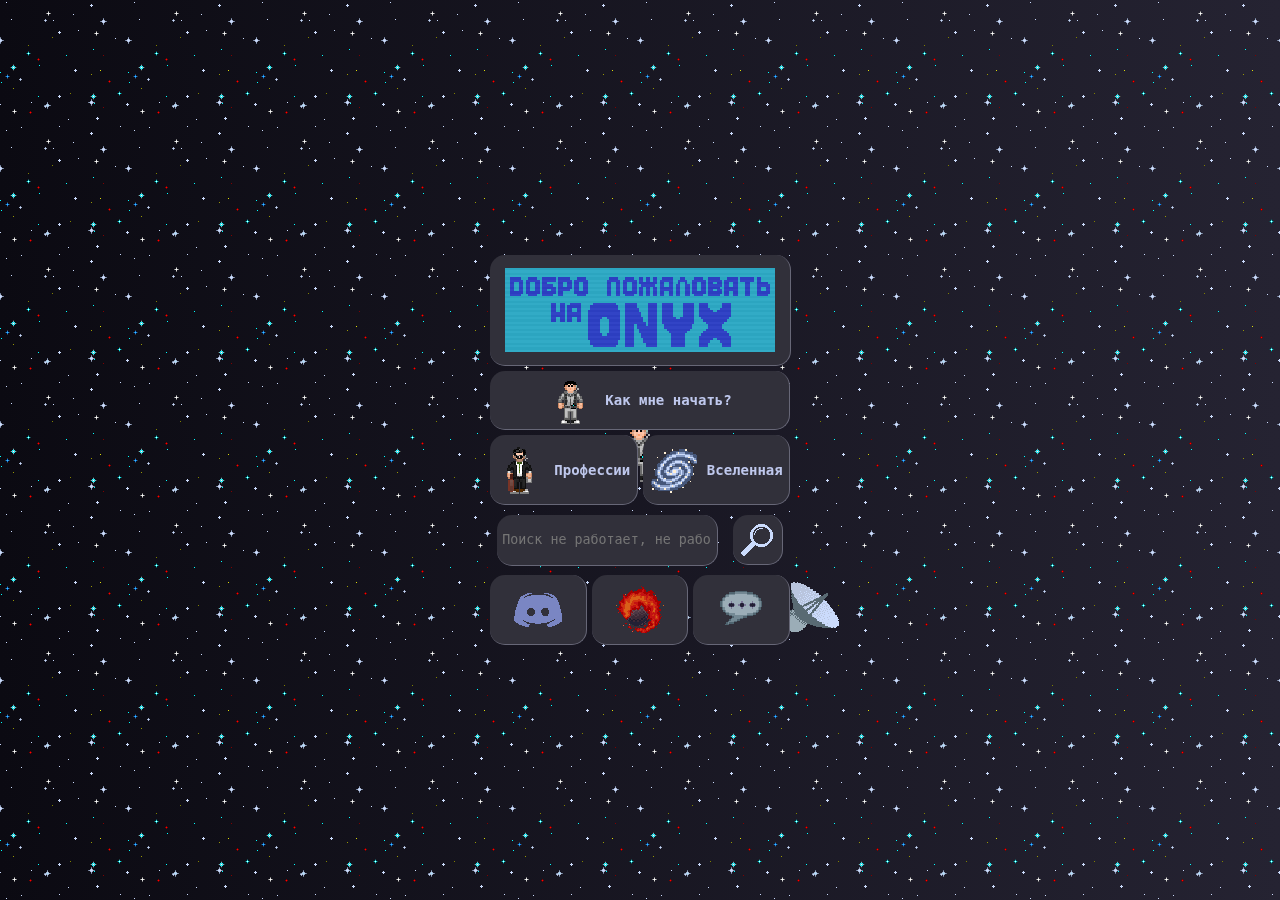
<file: index.html>
<!DOCTYPE html>
<html lang="en">
<head>
    <meta charset="UTF-8">
    <meta http-equiv="X-UA-Compatible" content="IE=edge">
    <meta name="viewport" content="width=device-width, initial-scale=1.0">
    <title>SS13 wiki</title>
    <link rel="stylesheet" type="text/css" href="main.css">
    <link rel="icon" href="images/onyxlogo.png">
    <script src="script.js"></script>
</head>
<body>
    <div id="wrapper">    
        <div id="background">
            <img src="images/assistant.png" id="assistant">
            <div class="sky star1"></div>
            <div class="sky star2"></div>
            <div class="sky star3"></div>
            <div class="sky star4"></div>
        </div>
        <div id="mainpart">
            <div id="spaceship">
                <div id="welcome" class="floor"><img src="images/welcomescreen.gif"></div>
                <a id="gettingstarted" class="button" href="articles/getting_started.html">
                    <img class="pixel" src="images/assistant.png">
                    <p>Как мне начать?</p>
                </a>
                <div id="profanduni" class="floor">
                    <a id="professions" class="button" href="https://wiki.ss13.ru/index.php?title=Jobs">
                        <img class="pixel" src="images/IA_consultant.png">
                        <p>Профессии</p>
                    </a>
                    <a id="universe" class="button" href="https://wiki.ss13.ru/index.php?title=Welcome_to_the_Station">
                        <img class="pixel" src="images/universe.png">
                        <p>Вселенная</p>
                    </a>
                </div>
                <form id="searchbar" class="floor">
                        <input id="search" type="text" placeholder="Поиск не работает, не работает поиск!">
                        <button id="ss" type="submit"><img src="images/search.png"></button>
                </form>
                <div id="communications" class="floor">
                    <a id="discord" class="button" href="https://discord.gg/ZPw3t45">
                        <img src="images/discordlogo.png">
                    </a>
                    <a id="forum" class="button" href="https://ss13.ru">
                        <img class="pixel" src="images/onyxlogo.png">
                    </a>
                    <a id="hub" class="button" href="https://community.ss13.ru/">
                        <img class="pixel" src="images/speechicon.png">
                    </a>
                    <img id="setilite" src="images/setilite.png">
                </div>
            </div>
        </div>
    </div>
</body>
</html>
</file>
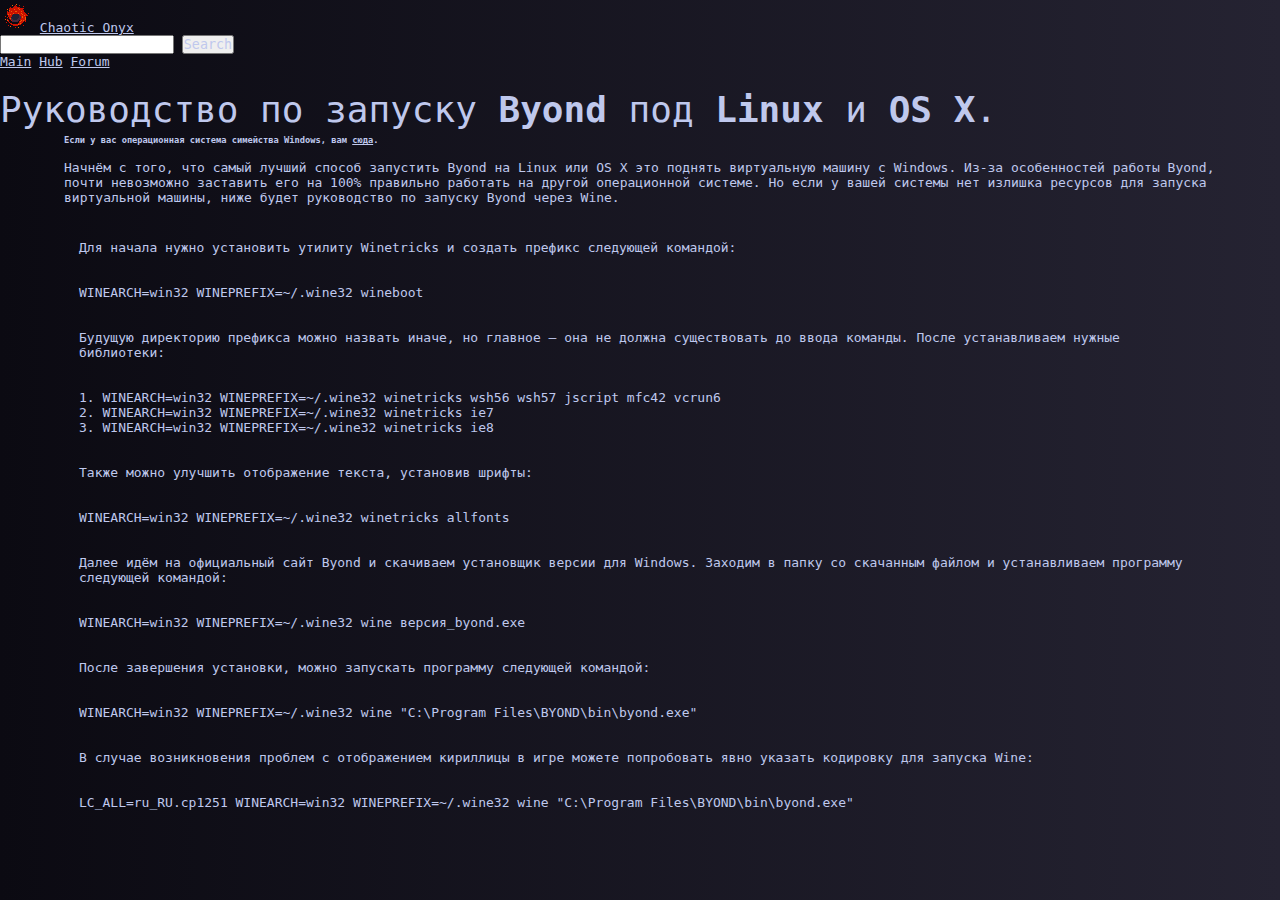
<file: getting_linux.html>
<!DOCTYPE html>
<html lang="en">
<head>
    <meta charset="UTF-8">
    <meta http-equiv="X-UA-Compatible" content="IE=edge">
    <meta name="viewport" content="width=device-width, initial-scale=1.0">
    <title>Getting Started</title>
    <link href="article.css" rel="stylesheet" type="text/css">
    <link rel="icon" href="onyxlogo.png">
</head>
<body>
    <div id="header">
        <div class="left-side">
            <img class="logo" src="./onyxlogo.png" alt="logo" />
            <a href="index.html">Chaotic Onyx</a>
        </div>
        <form id="search-bar">
            <input type="text" name="search" id="search">
            <button name="search_btn">Search</button>
        </form>
        <div class="right-side">
            <a href="https://ss13.ru/">Main</a>
            <a href="https://community.ss13.ru">Hub</a>
            <a href="https://forum.ss13.ru">Forum</a>
        </div>
    </div>
    <div id="main">
        <div class="p-title">
            <p>Руководство по запуску <b>Byond</b> под <b>Linux</b> и <b>OS X</b>.</p>
        </div>
        <div class="p-content">
            <h6 class="note">Если у вас операционная система симейства Windows, вам <a href="getting_started.html">сюда</a>.</h6>
            <br>
            <p>Начнём с того, что самый лучший способ запустить Byond на Linux или OS X это поднять виртуальную машину с Windows. Из-за особенностей работы Byond, почти невозможно заставить его на 100% правильно работать на другой операционной системе. Но если у вашей системы нет излишка ресурсов для запуска виртуальной машины, ниже будет руководство по запуску Byond через Wine.</p>
            <div class="code-instaction">
                <p>Для начала нужно установить утилиту Winetricks и создать префикс следующей командой:</p>
                <p class="code">WINEARCH=win32 WINEPREFIX=~/.wine32 wineboot</p>
                <p>Будущую директорию префикса можно назвать иначе, но главное — она не должна существовать до ввода команды. После устанавливаем нужные библиотеки:</p>
                <p class="code">1. WINEARCH=win32 WINEPREFIX=~/.wine32 winetricks wsh56 wsh57 jscript mfc42 vcrun6
                    <br>2. WINEARCH=win32 WINEPREFIX=~/.wine32 winetricks ie7
                    <br>3. WINEARCH=win32 WINEPREFIX=~/.wine32 winetricks ie8</p>
                <p>Также можно улучшить отображение текста, установив шрифты:</p>
                <p class="code">WINEARCH=win32 WINEPREFIX=~/.wine32 winetricks allfonts</p>
                <p>Далее идём на официальный сайт Byond и скачиваем установщик версии для Windows. Заходим в папку со скачанным файлом и устанавливаем программу следующей командой:</p>
                <p class="code">WINEARCH=win32 WINEPREFIX=~/.wine32 wine версия_byond.exe</p>
                <p>После завершения установки, можно запускать программу следующей командой:</p>
                <p class="code">WINEARCH=win32 WINEPREFIX=~/.wine32 wine "C:\Program Files\BYOND\bin\byond.exe"</p>
                <p>В случае возникновения проблем с отображением кириллицы в игре можете попробовать явно указать кодировку для запуска Wine:</p>
                <p class="code">LC_ALL=ru_RU.cp1251 WINEARCH=win32 WINEPREFIX=~/.wine32 wine "C:\Program Files\BYOND\bin\byond.exe"</p>
            </div>
        </div>
    </div>
</file>
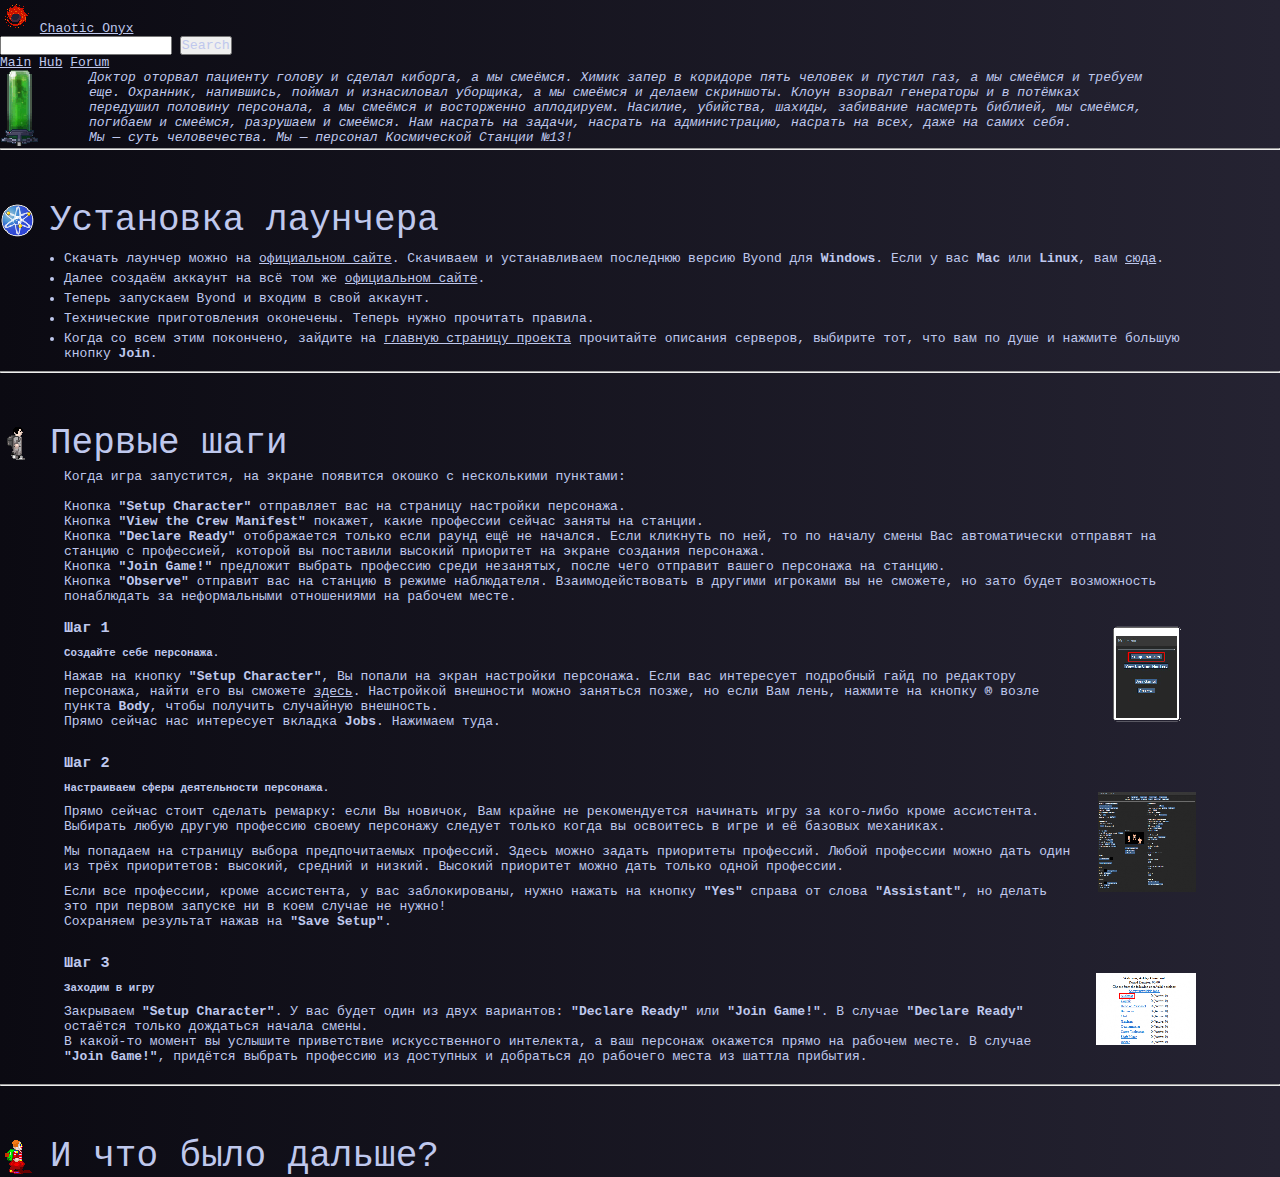
<file: getting_started.html>
<!DOCTYPE html>
<html lang="en">
<head>
    <meta charset="UTF-8">
    <meta http-equiv="X-UA-Compatible" content="IE=edge">
    <meta name="viewport" content="width=device-width, initial-scale=1.0">
    <title>Getting Started</title>
    <link href="article.css" rel="stylesheet" type="text/css">
    <link rel="icon" href="onyxlogo.png">
</head>
<body>
    <div id="header">
        <div class="left-side">
            <img class="logo" src="./onyxlogo.png" alt="logo" />
            <a href="index.html">Chaotic Onyx</a>
        </div>
        <form id="search-bar">
            <input type="text" name="search" id="search">
            <button name="search_btn">Search</button>
        </form>
        <div class="right-side">
            <a href="https://ss13.ru/">Main</a>
            <a href="https://community.ss13.ru">Hub</a>
            <a href="https://forum.ss13.ru">Forum</a>
        </div>
    </div>
    <div id="main">
        <div id="foreword">
            <img src="./Cryo_cell.gif">
            <p><i>Доктор оторвал пациенту голову и сделал киборга, а мы смеёмся. Химик запер в коридоре пять человек и пустил газ, а мы смеёмся и требуем еще. Охранник, напившись, поймал и изнасиловал уборщика, а мы смеёмся и делаем скриншоты. Клоун взорвал генераторы и в потёмках передушил половину персонала, а мы смеёмся и восторженно аплодируем. Насилие, убийства, шахиды, забивание насмерть библией, мы смеёмся, погибаем и смеёмся, разрушаем и смеёмся. Нам насрать на задачи, насрать на администрацию, насрать на всех, даже на самих себя.
                <br>Мы — суть человечества. Мы — персонал Космической Станции №13!</i></p>
        </div>
<hr>
        <div class="p-title">
            <img class="p-title-img" src="BYOND_logo_big.png">
            <p>Установка лаунчера</p>
        </div>
        <div class="p-content">
            <ul>
                <li>Скачать лаунчер можно на <a href="http://www.byond.com/download/">официальном сайте</a>. Скачиваем и устанавливаем последнюю версию Byond для <b>Windows</b>. Если у вас <b>Mac</b> или <b>Linux</b>, вам <a href="getting_linux.html">сюда</a>.</li>
                <li>Далее создаём аккаунт на всё том же <a href="https://secure.byond.com/Join">официальном сайте</a>.</li>
                <li>Теперь запускаем Byond и входим в свой аккаунт.</li>
                <li>Технические приготовления оконечены. Теперь нужно прочитать правила.</li>
                <li>Когда со всем этим покончено, зайдите на <a href="https://ss13.ru/">главную страницу проекта</a> прочитайте описания серверов, выбирите тот, что вам по душе и нажмите большую кнопку <b>Join</b>.</li>
            </ul>
        </div>
        <hr>
        <div class="p-title">
            <img class="p-title-img" src="fastwalker.gif">
            <p>Первые шаги</p>
        </div>
        <div class="p-content">
            <p>Когда игра запустится, на экране появится окошко с несколькими пунктами:<br>
                <br>
                Кнопка <b>"Setup Character"</b> отправляет вас на страницу настройки персонажа.<br>
                Кнопка <b>"View the Crew Manifest"</b> покажет, какие профессии сейчас заняты на станции.<br>
                Кнопка <b>"Declare Ready"</b> отображается только если раунд ещё не начался. Если кликнуть по ней, то по началу смены Вас автоматически отправят на станцию с профессией, которой вы поставили высокий приоритет на экране создания персонажа.<br>
                Кнопка <b>"Join Game!"</b> предложит выбрать профессию среди незанятых, после чего отправит вашего персонажа на станцию.<br>
                Кнопка <b>"Observe"</b> отправит вас на станцию в режиме наблюдателя. Взаимодействовать в другими игроками вы не сможете, но зато будет возможность понаблюдать за неформальными отношениями на рабочем месте.<br>
            </p>
            <div class="move">
                <div>
                    <h3>Шаг 1</h3>
                    <h5>Создайте себе персонажа.</h5>
                    <p>Нажав на кнопку <b>"Setup Character"</b>, Вы попали на экран настройки персонажа. Если вас интересует подробный гайд по редактору персонажа, найти его вы сможете <a href="setup_character.html">здесь</a>. Настройкой внешности можно заняться позже, но если Вам лень, нажмите на кнопку <b>®</b> возле пункта <b>Body</b>, чтобы получить случайную внешность.<br>
                    Прямо сейчас нас интересует вкладка <b>Jobs</b>. Нажимаем туда.
                    </p>
                </div>
                <img src="Setupcharacter.png">
            </div>
            <div class="move">
                <div>
                    <h3>Шаг 2</h3>
                    <h5>Настраиваем сферы деятельности персонажа.</h5>
                    <p>Прямо сейчас стоит сделать ремарку: если Вы новичок, Вам крайне не рекомендуется начинать игру за кого-либо кроме ассистента. Выбирать любую другую профессию своему персонажу следует только когда вы освоитесь в игре и её базовых механиках.</p>
                    <p>
                        Мы попадаем на страницу выбора предпочитаемых профессий. Здесь можно задать приоритеты профессий. Любой профессии можно дать один из трёх приоритетов: высокий, средний и низкий. Высокий приоритет можно дать только одной профессии.
                    </p>
                    <p>
                        Если все профессии, кроме ассистента, у вас заблокированы, нужно нажать на кнопку <b>"Yes"</b> справа от слова <b>"Assistant"</b>, но делать это при первом запуске ни в коем случае не нужно!
                        <br>Сохраняем результат нажав на <b>"Save Setup"</b>.
                    </p>
                </div>
                <img src="585px-Startup.png">
            </div>
            <div class="move">
                <div>
                    <h3>Шаг 3</h3>
                    <h5>Заходим в игру</h5>
                    <p>
                        Закрываем <b>"Setup Character"</b>. 
                        У вас будет один из двух вариантов: <b>"Declare Ready"</b> или <b>"Join Game!"</b>. 
                        В случае <b>"Declare Ready"</b> остаётся только дождаться начала смены.<br>
                        В какой-то момент вы услышите приветствие искусственного интелекта, а ваш персонаж окажется прямо на рабочем месте. 
                        В случае <b>"Join Game!"</b>, придётся выбрать профессию из доступных и добраться до рабочего места из шаттла прибытия.<br>
                    </p>
                </div>
                <img src="400px-Fknassistant.png">
            </div>
        </div>
        <hr>  
        <div class="p-title">
            <img class="p-title-img" src="clownwalker.gif">
            <p>И что было дальше?</p>
        </div>      
    </div>
    <div id="footer">

    </div>
</body>
</html>
</file>
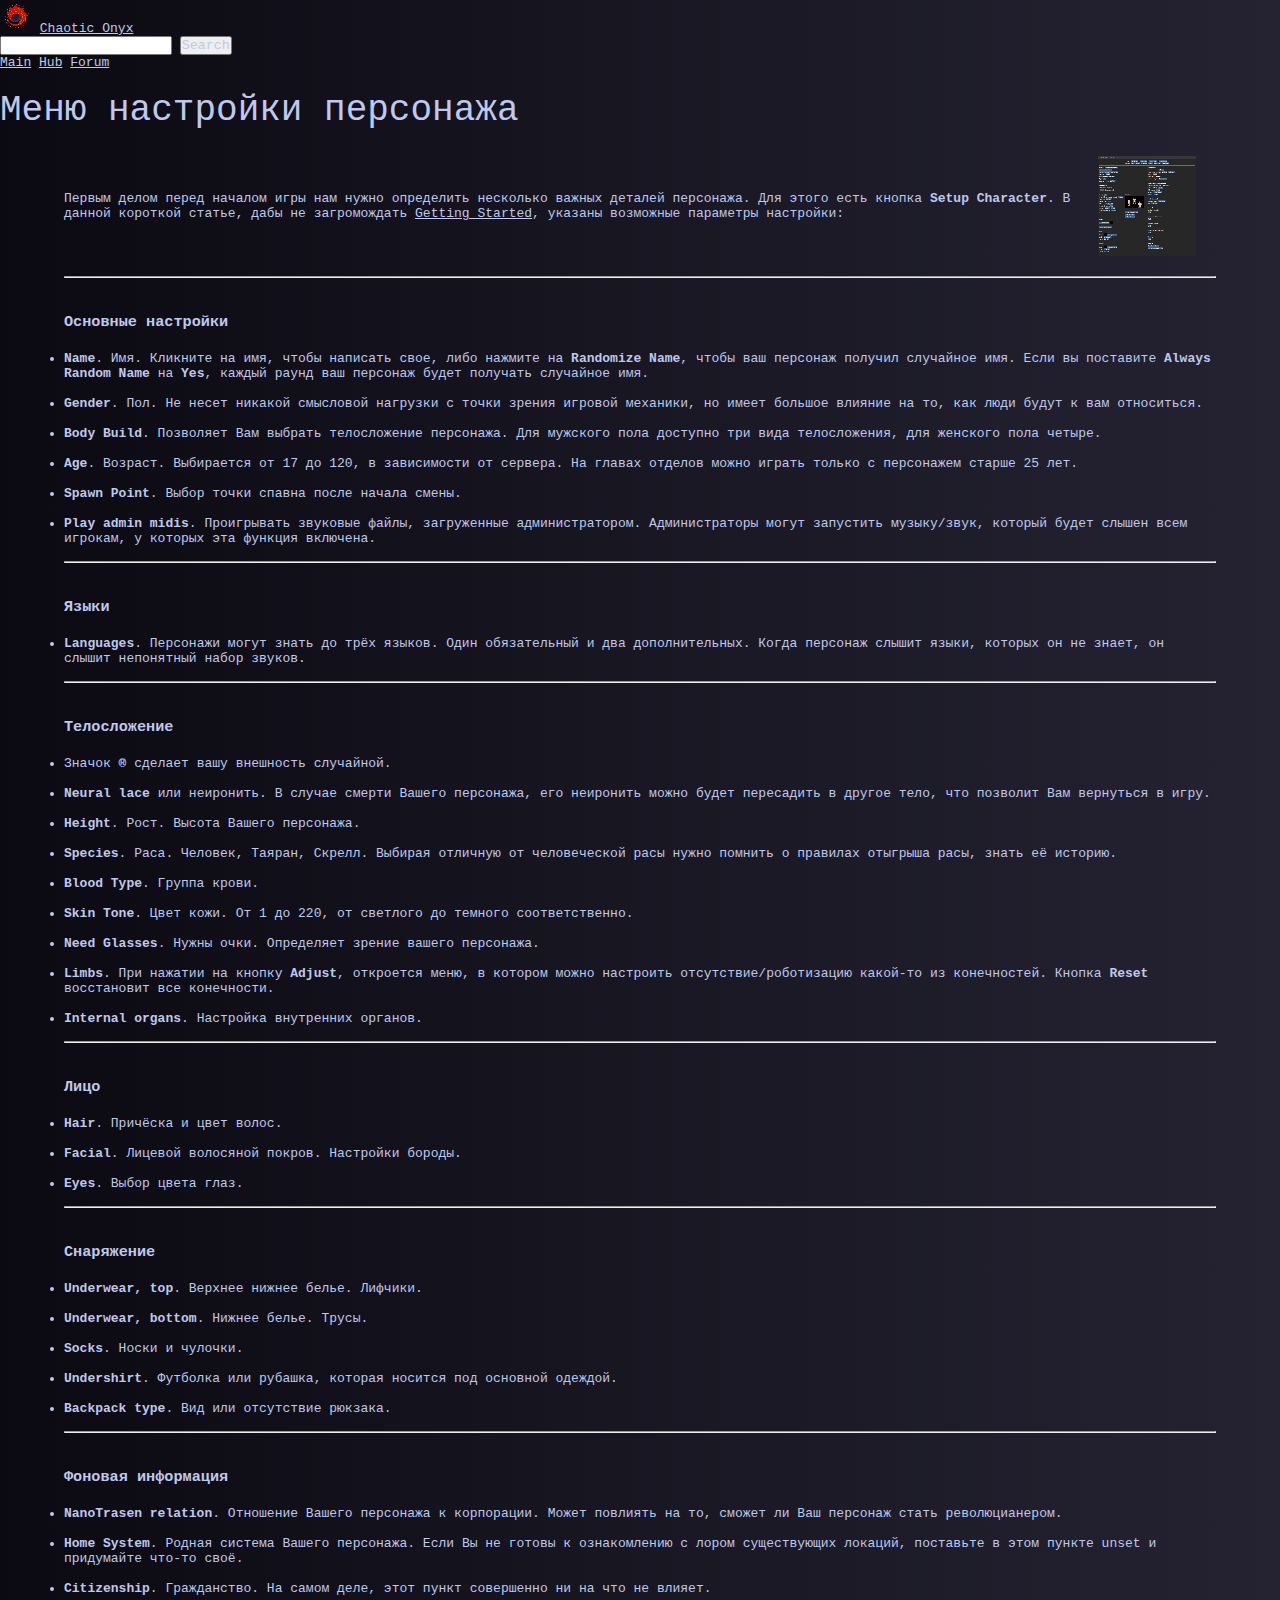
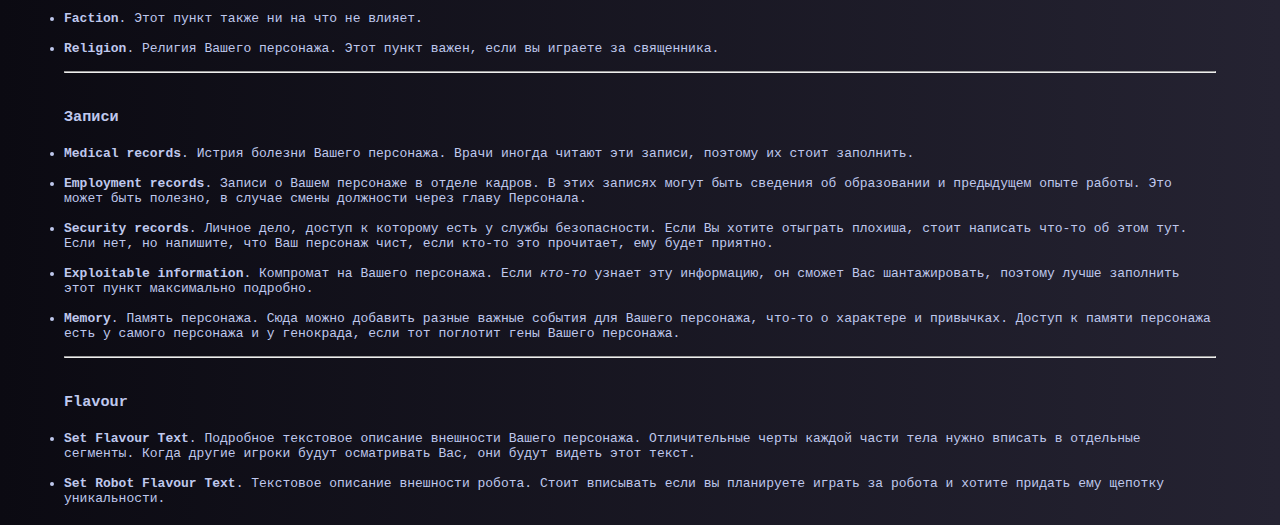
<file: setup_character.html>
<!DOCTYPE html>
<html lang="en">
<head>
    <meta charset="UTF-8">
    <meta http-equiv="X-UA-Compatible" content="IE=edge">
    <meta name="viewport" content="width=device-width, initial-scale=1.0">
    <title>Setup Character</title>
    <link href="article.css" rel="stylesheet" type="text/css">
    <link rel="icon" href="onyxlogo.png">
</head>
<body>
    <div id="header">
        <div class="left-side">
            <img class="logo" src="./onyxlogo.png" alt="logo" />
            <a href="index.html">Chaotic Onyx</a>
        </div>
        <form id="search-bar">
            <input type="text" name="search" id="search">
            <button name="search_btn">Search</button>
        </form>
        <div class="right-side">
            <a href="https://ss13.ru/">Main</a>
            <a href="https://community.ss13.ru">Hub</a>
            <a href="https://forum.ss13.ru">Forum</a>
        </div>
    </div>
    <div id="main">
        <div class="p-title">
            <p>Меню настройки персонажа</p>
        </div>
        <div class="p-content">
            <div class="move">
                <p>
                    Первым делом перед началом игры нам нужно определить несколько важных деталей персонажа. Для этого есть кнопка <b>Setup Charaсter</b>. В данной короткой статье, дабы не загромождать <a href="getting_started.html">Getting Started</a>, указаны возможные параметры настройки:
                </p>
                <img src="585px-Startup.png">
            </div>
            <hr>
            <div>
                <h3>Основные настройки</h3>
                <ul>
                    <li>
                        <b>Name</b>. Имя. Кликните на имя, чтобы написать свое, либо нажмите на <b>Randomize Name</b>, чтобы ваш персонаж получил случайное имя. Если вы поставите <b>Always Random Name</b> на <b>Yes</b>, каждый раунд ваш персонаж будет получать случайное имя.
                    </li>
                    <li>
                        <b>Gender</b>. Пол. Не несет никакой смысловой нагрузки с точки зрения игровой механики, но имеет большое влияние на то, как люди будут к вам относиться.
                    </li>
                    <li>
                        <b>Body Build</b>. Позволяет Вам выбрать телосложение персонажа. Для мужского пола доступно три вида телосложения, для женского пола четыре.
                    </li>
                    <li>
                        <b>Age</b>. Возраст. Выбирается от 17 до 120, в зависимости от сервера. На главах отделов можно играть только с персонажем старше 25 лет.
                    </li>
                    <li>
                        <b>Spawn Point</b>. Выбор точки спавна после начала смены.
                    </li>
                    <li>
                        <b>Play admin midis</b>. Проигрывать звуковые файлы, загруженные администратором. Администраторы могут запустить музыку/звук, который будет слышен всем игрокам, у которых эта функция включена.
                    </li>
                </ul>
            </div>
            <hr>
            <div>
                <h3>
                    Языки
                </h3>
                <ul>
                    <li>
                        <b>Languages</b>. Персонажи могут знать до трёх языков. Один обязательный и два дополнительных. Когда персонаж слышит языки, которых он не знает, он слышит непонятный набор звуков.
                    </li>
                </ul>
            </div>
            <hr>
            <div>
                <h3>
                    Телосложение
                </h3>
                <ul>
                    <li>
                        Значок <b>®</b> сделает вашу внешность случайной.                        
                    </li>
                    <li>
                        <b>Neural lace</b> или неиронить. В случае смерти Вашего персонажа, его неиронить можно будет пересадить в другое тело, что позволит Вам вернуться в игру.
                    </li>
                    <li>
                        <b>Height</b>. Рост. Высота Вашего персонажа.
                    </li>
                    <li>
                        <b>Species</b>. Раса. Человек, Таяран, Скрелл. Выбирая отличную от человеческой расы нужно помнить о правилах отыгрыша расы, знать её историю.
                    </li>
                    <li>
                        <b>Blood Type</b>. Группа крови.
                    </li>
                    <li>
                        <b>Skin Tone</b>. Цвет кожи. От 1 до 220, от светлого до темного соответственно.
                    </li>
                    <li>
                        <b>Need Glasses</b>. Нужны очки. Определяет зрение вашего персонажа.
                    </li>
                    <li>
                        <b>Limbs</b>. При нажатии на кнопку <b>Adjust</b>, откроется меню, в котором можно настроить отсутствие/роботизацию какой-то из конечностей. Кнопка <b>Reset</b> восстановит все конечности.
                    </li>
                    <li>
                        <b>Internal organs</b>. Настройка внутренних органов. 
                    </li>
                </ul>
            </div>
            <hr>
            <div>
                <h3>
                    Лицо
                </h3>
                <ul>
                    <li>
                        <b>Hair</b>. Причёска и цвет волос.
                    </li>
                    <li>
                        <b>Facial</b>. Лицевой волосяной покров. Настройки бороды.
                    </li>
                    <li>
                        <b>Eyes</b>. Выбор цвета глаз.
                    </li>
                </ul>
            </div>
            <hr>
            <div>
                <h3>
                    Снаряжение
                </h3>
                <ul>
                    <li>
                        <b>Underwear, top</b>. Верхнее нижнее белье. Лифчики.
                    </li>
                    <li>
                        <b>Underwear, bottom</b>. Нижнее белье. Трусы. 
                    </li>
                    <li>
                        <b>Socks</b>. Носки и чулочки.
                    </li>
                    <li>
                        <b>Undershirt</b>. Футболка или рубашка, которая носится под основной одеждой. 
                    </li>
                    <li>
                        <b>Backpack type</b>. Вид или отсутствие рюкзака.
                    </li>
                </ul>
            </div>
            <hr>
            <div>
                <h3>
                    Фоновая информация
                </h3>
                <ul>
                    <li>
                        <b>NanoTrasen relation</b>. Отношение Вашего персонажа к корпорации. Может повлиять на то, сможет ли Ваш персонаж стать революцианером. 
                    </li>
                    <li>
                        <b>Home System</b>. Родная система Вашего персонажа. Если Вы не готовы к ознакомлению с лором существующих локаций, поставьте в этом пункте unset и придумайте что-то своё.
                    </li>
                    <li>
                        <b>Citizenship</b>. Гражданство. На самом деле, этот пункт совершенно ни на что не влияет. 
                    </li>
                    <li>
                        <b>Faction</b>. Этот пункт также ни на что не влияет.
                    </li>
                    <li>
                        <b>Religion</b>. Религия Вашего персонажа. Этот пункт важен, если вы играете за священника.
                    </li>
                </ul>
            </div>
            <hr>
            <div>
                <h3>
                    Записи
                </h3>
                <ul>
                    <li>
                        <b>Medical records</b>. Истрия болезни Вашего персонажа. Врачи иногда читают эти записи, поэтому их стоит заполнить.
                    </li>
                    <li>
                        <b>Employment records</b>. Записи о Вашем персонаже в отделе кадров. В этих записях могут быть сведения об образовании и предыдущем опыте работы. Это может быть полезно, в случае смены должности через главу Персонала.
                    </li>
                    <li>
                        <b>Security records</b>. Личное дело, доступ к которому есть у службы безопасности. Если Вы хотите отыграть плохиша, стоит написать что-то об этом тут. Если нет, но напишите, что Ваш персонаж чист, если кто-то это прочитает, ему будет приятно. 
                    </li>
                    <li>
                        <b>Exploitable information</b>. Компромат на Вашего персонажа. Если <i>кто-то</i> узнает эту информацию, он сможет Вас шантажировать, поэтому лучше заполнить этот пункт максимально подробно.  
                    </li>
                    <li>
                        <b>Memory</b>. Память персонажа. Сюда можно добавить разные важные события для Вашего персонажа, что-то о характере и привычках. Доступ к памяти персонажа есть у самого персонажа и у генокрада, если тот поглотит гены Вашего персонажа.
                    </li>
                </ul>
            </div>
            <hr>
            <div>
                <h3>
                    Flavour
                </h3>
                <ul>
                    <li>
                        <b>Set Flavour Text</b>. Подробное текстовое описание внешности Вашего персонажа. Отличительные черты каждой части тела нужно вписать в отдельные сегменты. Когда другие игроки будут осматривать Вас, они будут видеть этот текст.
                    </li>
                    <li>
                        <b>Set Robot Flavour Text</b>. Текстовое описание внешности робота. Стоит вписывать если вы планируете играть за робота и хотите придать ему щепотку уникальности.
                    </li>
                </ul>
            </div>
        </div>
    </div>
</body>
</file>
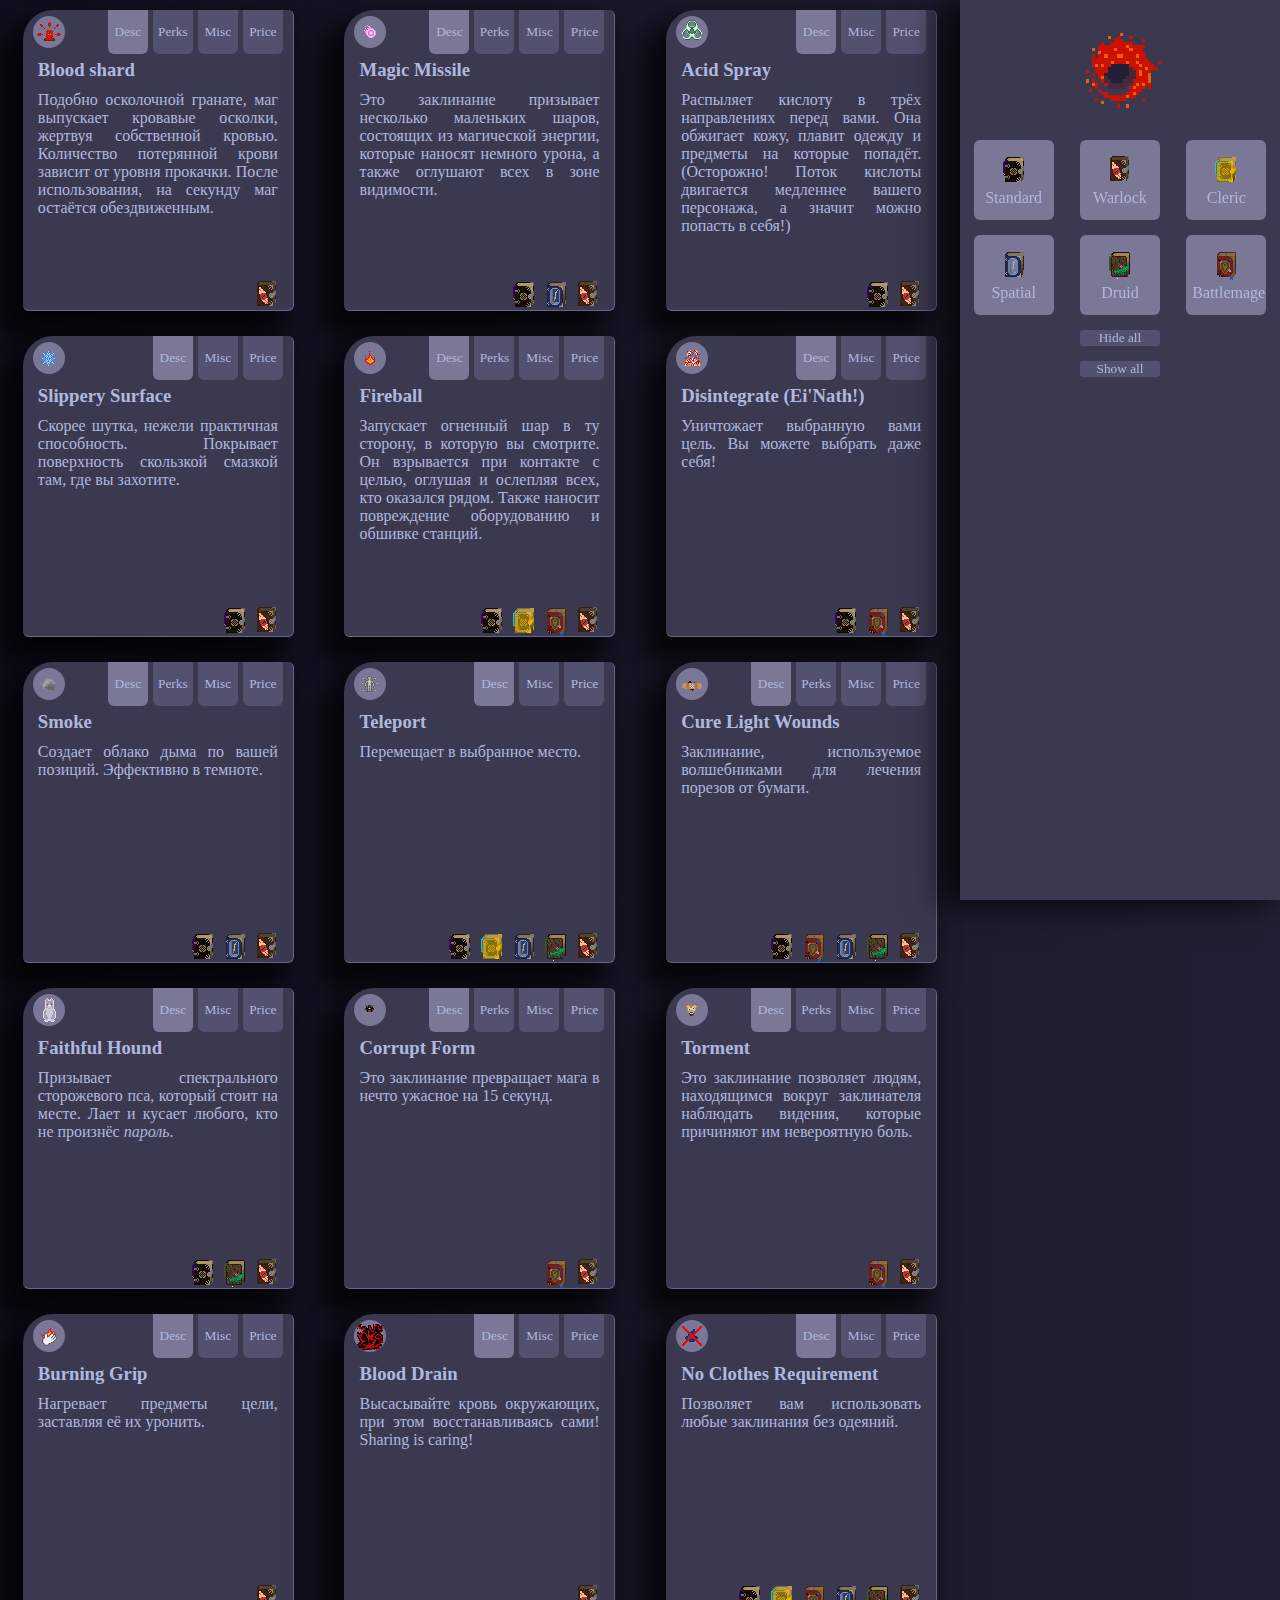
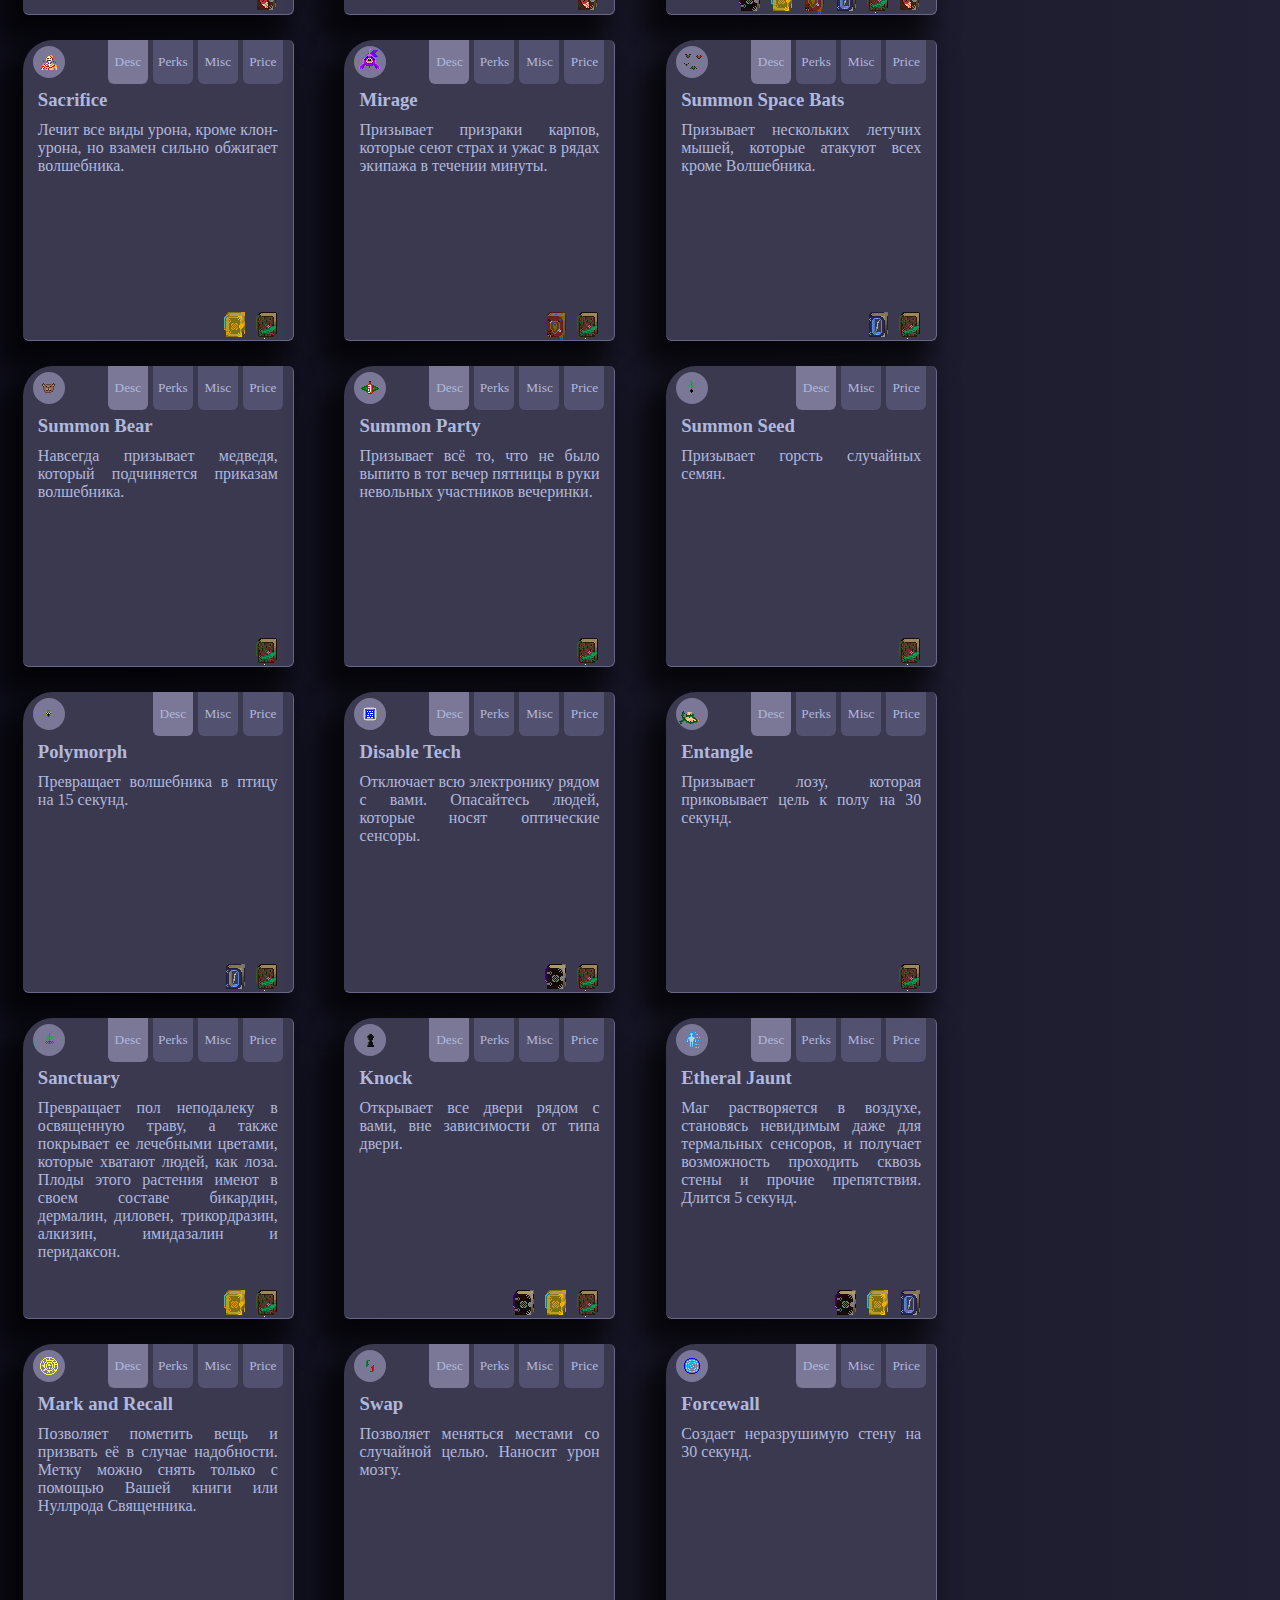
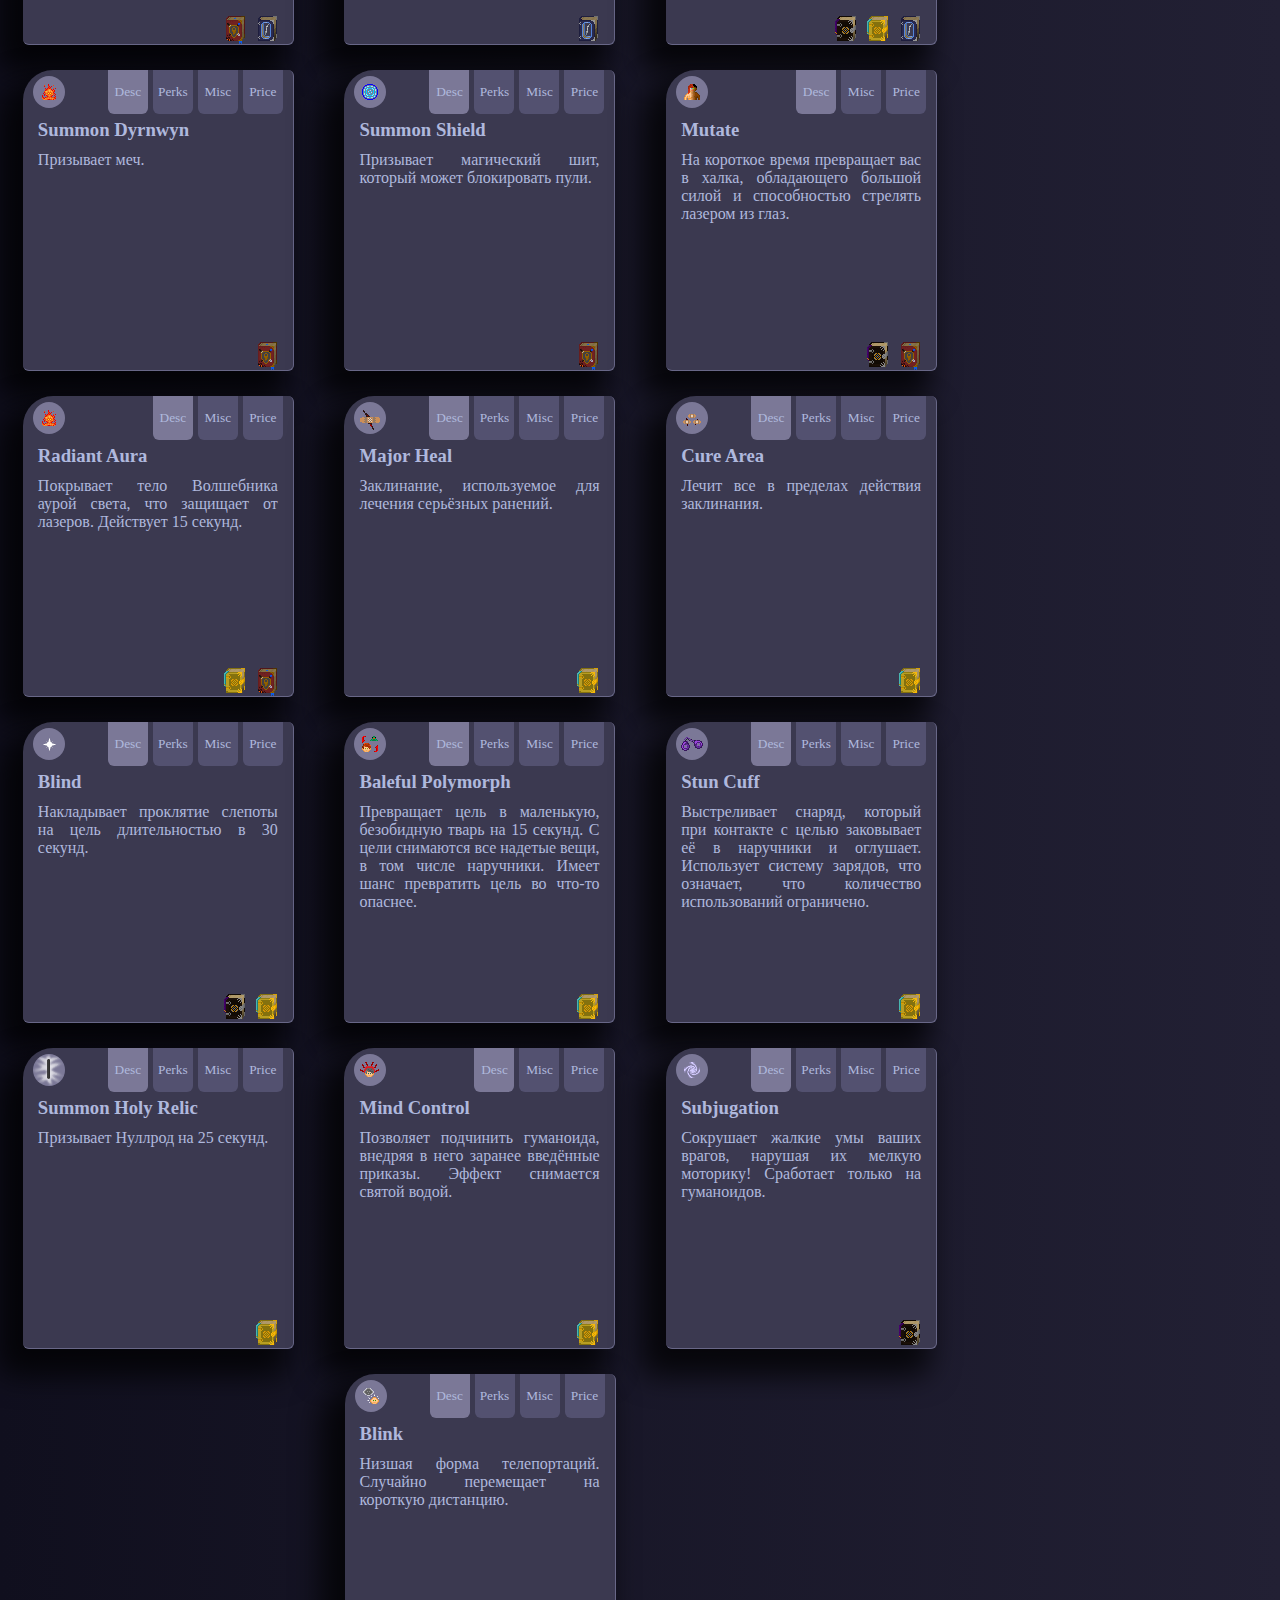
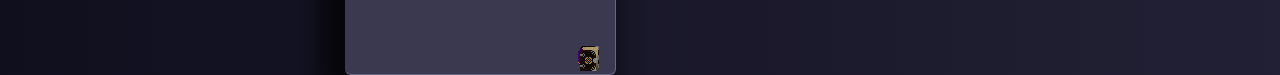
<file: spellbook.html>
<!DOCTYPE html>
<html lang="en">
<head>
    <meta charset="UTF-8">
    <meta http-equiv="X-UA-Compatible" content="IE=edge">
    <meta name="viewport" content="width=device-width, initial-scale=1.0">
    <link rel="stylesheet" type="text/css" href="spellbook.css">
    <link rel="icon" href="onyxlogo.png">
    <script src="spellbook.js" defer></script>
    <title>Spellbook</title>
</head>
<body>
    <div id="book">
        <div class="spell warlock" id="bloodshard">
            <div>
                <div class="header">
                    <img class="icon" src="images/spells/bloodshard.png">
                    <div class="tabs">
                        <button class="tab active" onclick="showTab('bloodshard', 'bloodshard-desc')">Desc</button>
                        <button class="tab" onclick="showTab('bloodshard', 'bloodshard-perks')">Perks</button>
                        <button class="tab" onclick="showTab('bloodshard', 'bloodshard-misc')">Misc</button>
                        <button class="tab" onclick="showTab('bloodshard', 'bloodshard-price')">Price</button>
                    </div>
                </div>
                <h3>Blood shard</h3>
                <div id="bloodshard-desc" class="tabcontent desc">
                    <p>Подобно осколочной гранате, маг выпускает кровавые осколки, жертвуя собственной кровью. Количество потерянной крови зависит от уровня прокачки. После использования, на секунду маг остаётся обездвиженным.</p>
                </div>
                <div id="bloodshard-perks" class="tabcontent perks">
                    <p>Первое улучшение повышает урон, а сами осколки теперь нельзя заблокировать мечём или щитом. Второе улучшение ещё сильнее повышает урон, а так же при попадании в цель, возвращает магу две унции крови.</p>
                </div>
                <div id="bloodshard-misc" class="tabcontent misc">
                    <div class="table">
                        <p>Макс. улучшений:</p><p>3</p>
                        <p>Макс. ул. скорости:</p><p>2</p>
                        <p>Макс. ул. мощи:</p><p>2</p>
                        <p>Перезарядка:</p><p>60 (↓0), 2 заряда</p>
                        <p>Нужен костюм:</p><p class="no">нет</p>
                    </div>
                </div>
                <div id="bloodshard-price" class="tabcontent price">
                    <div class="pricetable">
                        <div><img src="images/spells/spellbooks/warlock.gif" alt="Warlock tome"><p>1</p></div>
                    </div>
                </div>
            </div>
            <div class="class"><img src="images/spells/spellbooks/warlock.gif" alt="Warlock tome"></div>
        </div>
        <div class="spell warlock spatial standard" id="magicmissile">
            <div>
                <div class="header">
                    <img class="icon" src="images/spells/magicmissile.png">
                    <div class="tabs">
                        <button class="tab active" onclick="showTab('magicmissile', 'magicmissile-desc')">Desc</button>
                        <button class="tab" onclick="showTab('magicmissile', 'magicmissile-perks')">Perks</button>
                        <button class="tab" onclick="showTab('magicmissile', 'magicmissile-misc')">Misc</button>
                        <button class="tab" onclick="showTab('magicmissile', 'magicmissile-price')">Price</button>
                    </div>
                </div>
                <h3>Magic Missile</h3>
                <div id="magicmissile-desc" class="tabcontent desc">
                    <p>Это заклинание призывает несколько маленьких шаров, состоящих из магической энергии, которые наносят немного урона, а также оглушают всех в зоне видимости.</p>
                </div>
                <div id="magicmissile-perks" class="tabcontent perks">
                    <p>Увеличивает урон от заклинания на 5. На максимальном уровне вместо этого увеличивает длительность оглушения на две секунды.</p>
                </div>
                <div id="magicmissile-misc" class="tabcontent misc">
                    <div class="table">
                        <p>Макс. улучшений:</p><p>3</p>
                        <p>Макс. ул. скорости:</p><p>2</p>
                        <p>Макс. ул. мощи:</p><p>3</p>
                        <p>Перезарядка:</p><p>15 (↓9)</p>
                        <p>Нужен костюм:</p><p class="yes">да</p>
                    </div>
                </div>
                <div id="magicmissile-price" class="tabcontent price">
                    <div class="pricetable">
                        <div><img src="images/spells/spellbooks/warlock.gif"><p>1</p></div>
                        <div><img src="images/spells/spellbooks/spatial.gif"><p>1</p></div>
                        <div><img src="images/spells/spellbooks/standard.png"><p>1</p></div>
                    </div>
                </div>
            </div>
            <div class="class"><img src="images/spells/spellbooks/warlock.gif"><img src="images/spells/spellbooks/spatial.gif"><img src="images/spells/spellbooks/standard.png"></div>
        </div>
        <div class="spell warlock standard" id="acidspray">
            <div>
                <div class="header">
                    <img class="icon" src="images/spells/acidspray.png">
                    <div class="tabs">
                        <button class="tab active" onclick="showTab('acidspray', 'acidspray-desc')">Desc</button>
                        <!-- <button class="tab" onclick="showTab('acidspray', 'acidspray-perks')">Perks</button> -->
                        <button class="tab" onclick="showTab('acidspray', 'acidspray-misc')">Misc</button>
                        <button class="tab" onclick="showTab('acidspray', 'acidspray-price')">Price</button>
                    </div>
                </div>
                <h3>Acid Spray</h3>
                <div id="acidspray-desc" class="tabcontent desc">
                    <p>Распыляет кислоту в трёх направлениях перед вами. Она обжигает кожу, плавит одежду и предметы на которые попадёт. (Осторожно! Поток кислоты двигается медленнее вашего персонажа, а значит можно попасть в себя!)</p>
                </div>
                <!-- <div id="acidspray-perks" class="tabcontent perks">
                    <p></p>
                </div> -->
                <div id="acidspray-misc" class="tabcontent misc">
                    <div class="table">
                        <p>Макс. улучшений:</p><p>0</p>
                        <p>Макс. ул. скорости:</p><p>0</p>
                        <p>Макс. ул. мощи:</p><p>0</p>
                        <p>Перезарядка:</p><p>60</p>
                        <p>Нужен костюм:</p><p class="no">нет</p>
                    </div>
                </div>
                <div id="acidspray-price" class="tabcontent price">
                    <div class="pricetable">
                        <div><img src="images/spells/spellbooks/warlock.gif"><p>1</p></div>
                        <div><img src="images/spells/spellbooks/standard.png"><p>1</p></div>
                    </div>
                </div>
            </div>
            <div class="class">
                <img src="images/spells/spellbooks/warlock.gif"><img src="images/spells/spellbooks/standard.png">
            </div>
        </div>
        <div class="spell warlock standard" id="sliperysurface">
            <div>
                <div class="header">
                    <img class="icon" src="images/spells/sliperysurface.png">
                    <div class="tabs">
                        <button class="tab active" onclick="showTab('sliperysurface', 'sliperysurface-desc')">Desc</button>
                        <!-- <button class="tab" onclick="showTab('sliperysurface', 'sliperysurface-perks')">Perks</button> -->
                        <button class="tab" onclick="showTab('sliperysurface', 'sliperysurface-misc')">Misc</button>
                        <button class="tab" onclick="showTab('sliperysurface', 'sliperysurface-price')">Price</button>
                    </div>
                </div>
                <h3>Slippery Surface</h3>
                <div id="sliperysurface-desc" class="tabcontent desc">
                    <p>Скорее шутка, нежели практичная способность. Покрывает поверхность скользкой смазкой там, где вы захотите.</p>
                </div>
                <!-- <div id="sliperysurface-perks" class="tabcontent perks">
                    <p></p>
                </div> -->
                <div id="sliperysurface-misc" class="tabcontent misc">
                    <div class="table">
                        <p>Макс. улучшений:</p><p>0</p>
                        <p>Макс. ул. скорости:</p><p>0</p>
                        <p>Макс. ул. мощи:</p><p>0</p>
                        <!-- <p>Перезарядка:</p><p>N/A</p> -->
                        <p>Нужен костюм:</p><p class="no">нет</p>
                    </div>
                </div>
                <div id="sliperysurface-price" class="tabcontent price">
                    <div class="pricetable">
                        <div><img src="images/spells/spellbooks/warlock.gif"><p>1</p></div>
                        <div><img src="images/spells/spellbooks/standard.png"><p>1</p></div>
                    </div>
                </div>
            </div>
            <div class="class">
                <img src="images/spells/spellbooks/warlock.gif"><img src="images/spells/spellbooks/standard.png">
            </div>
        </div>
        <div class="spell warlock battlemage cleric standard" id="fireball">
            <div>
                <div class="header">
                    <img class="icon" src="images/spells/fireball.png">
                    <div class="tabs">
                        <button class="tab active" onclick="showTab('fireball', 'fireball-desc')">Desc</button>
                        <button class="tab" onclick="showTab('fireball', 'fireball-perks')">Perks</button>
                        <button class="tab" onclick="showTab('fireball', 'fireball-misc')">Misc</button>
                        <button class="tab" onclick="showTab('fireball', 'fireball-price')">Price</button>
                    </div>
                </div>
                <h3>Fireball</h3>
                <div id="fireball-desc" class="tabcontent desc">
                    <p>
                        Запускает огненный шар в ту сторону, в которую вы смотрите. Он взрывается при контакте с целью, оглушая и ослепляя всех, кто оказался рядом. Также наносит повреждение оборудованию и обшивке станций.
                    </p>
                </div>
                <div id="fireball-perks" class="tabcontent perks">
                    <p>
                        Увеличивает силу взрыва и радиус вспышки.
                    </p>
                </div>
                <div id="fireball-misc" class="tabcontent misc">
                    <div class="table">
                        <p>Макс. улучшений:</p><p>5</p>
                        <p>Макс. ул. скорости:</p><p>0</p>
                        <p>Макс. ул. мощи:</p><p>5</p>
                        <p>Перезарядка:</p><p>10</p>
                        <p>Нужен костюм:</p><p class="no">нет</p>
                    </div>
                </div>
                <div id="fireball-price" class="tabcontent price">
                    <div class="pricetable">
                        <div><img src="images/spells/spellbooks/warlock.gif"><p>1</p></div>
                        <div><img src="images/spells/spellbooks/battlemage.gif"><p>1</p></div>
                        <div><img src="images/spells/spellbooks/cleric.png"><p>2</p></div>
                        <div><img src="images/spells/spellbooks/standard.png"><p>1</p></div>
                    </div>
                </div>
            </div>
            <div class="class">
                <img src="images/spells/spellbooks/warlock.gif">
                <img src="images/spells/spellbooks/battlemage.gif">
                <img src="images/spells/spellbooks/cleric.png">
                <img src="images/spells/spellbooks/standard.png">
            </div>
        </div>
        <div class="spell warlock battlemage standard" id="disint">
            <div>
                <div class="header">
                    <img class="icon" src="images/spells/disint.png">
                    <div class="tabs">
                        <button class="tab active" onclick="showTab('disint', 'disint-desc')">Desc</button>
                        <!-- <button class="tab" onclick="showTab('disint', 'disint-perks')">Perks</button> -->
                        <button class="tab" onclick="showTab('disint', 'disint-misc')">Misc</button>
                        <button class="tab" onclick="showTab('disint', 'disint-price')">Price</button>
                    </div>
                </div>
                <h3>Disintegrate (Ei'Nath!)</h3>
                <div id="disint-desc" class="tabcontent desc">
                    <p>
                        Уничтожает выбранную вами цель. Вы можете выбрать даже себя!
                    </p>
                </div>
                <!-- <div id="disint-perks" class="tabcontent perks">
                    <p>
                        Увеличивает силу взрыва и радиус вспышки.
                    </p>
                </div> -->
                <div id="disint-misc" class="tabcontent misc">
                    <div class="table">
                        <p>Макс. улучшений:</p><p>2</p>
                        <p>Макс. ул. скорости:</p><p>2</p>
                        <p>Макс. ул. мощи:</p><p>0</p>
                        <p>Перезарядка:</p><p>180 (↓90)</p>
                        <p>Нужен костюм:</p><p class="yes">да</p>
                    </div>
                </div>
                <div id="disint-price" class="tabcontent price">
                    <div class="pricetable">
                        <div><img src="images/spells/spellbooks/warlock.gif"><p>2</p></div>
                        <div><img src="images/spells/spellbooks/battlemage.gif"><p>2</p></div>
                        <div><img src="images/spells/spellbooks/standard.png"><p>2</p></div>
                    </div>
                </div>
            </div>
            <div class="class">
                <img src="images/spells/spellbooks/warlock.gif">
                <img src="images/spells/spellbooks/battlemage.gif">
                <img src="images/spells/spellbooks/standard.png">
            </div>
        </div>
        <div class="spell warlock spatial standard" id="smoke">
            <div>
                <div class="header">
                    <img class="icon" src="images/spells/smoke.png">
                    <div class="tabs">
                        <button class="tab active" onclick="showTab('smoke', 'smoke-desc')">Desc</button>
                        <button class="tab" onclick="showTab('smoke', 'smoke-perks')">Perks</button>
                        <button class="tab" onclick="showTab('smoke', 'smoke-misc')">Misc</button>
                        <button class="tab" onclick="showTab('smoke', 'smoke-price')">Price</button>
                    </div>
                </div>
                <h3>Smoke</h3>
                <div id="smoke-desc" class="tabcontent desc">
                    <p>
                        Создает облако дыма по вашей позиций. Эффективно в темноте.
                    </p>
                </div>
                <div id="smoke-perks" class="tabcontent perks">
                    <p>
                        Увеличивает количество облаков дыма.
                    </p>
                </div>
                <div id="smoke-misc" class="tabcontent misc">
                    <div class="table">
                        <p>Макс. улучшений:</p><p>3</p>
                        <p>Макс. ул. скорости:</p><p>3</p>
                        <p>Макс. ул. мощи:</p><p>2</p>
                        <p>Перезарядка:</p><p>12 (↓2)</p>
                        <p>Нужен костюм:</p><p class="no">нет</p>
                    </div>
                </div>
                <div id="smoke-price" class="tabcontent price">
                    <div class="pricetable">
                        <div><img src="images/spells/spellbooks/warlock.gif"><p>1</p></div>
                        <div><img src="images/spells/spellbooks/spatial.gif"><p>1</p></div>
                        <div><img src="images/spells/spellbooks/standard.png"><p>1</p></div>
                    </div>
                </div>
            </div>
            <div class="class">
                <img src="images/spells/spellbooks/warlock.gif">
                <img src="images/spells/spellbooks/spatial.gif">
                <img src="images/spells/spellbooks/standard.png">
            </div>
        </div>
        <div class="spell warlock druid spatial cleric standard" id="teleport">
            <div>
                <div class="header">
                    <img class="icon" src="images/spells/teleport.png">
                    <div class="tabs">
                        <button class="tab active" onclick="showTab('teleport', 'teleport-desc')">Desc</button>
                        <!-- <button class="tab" onclick="showTab('teleport', 'teleport-perks')">Perks</button> -->
                        <button class="tab" onclick="showTab('teleport', 'teleport-misc')">Misc</button>
                        <button class="tab" onclick="showTab('teleport', 'teleport-price')">Price</button>
                    </div>
                </div>
                <h3>Teleport</h3>
                <div id="teleport-desc" class="tabcontent desc">
                    <p>
                        Перемещает в выбранное место.
                    </p>
                </div>
                <!-- <div id="teleport-perks" class="tabcontent perks">
                    <p>
                        Увеличивает количество облаков дыма.
                    </p>
                </div> -->
                <div id="teleport-misc" class="tabcontent misc">
                    <div class="table">
                        <p>Макс. улучшений:</p><p>4</p>
                        <p>Макс. ул. скорости:</p><p>2</p>
                        <p>Макс. ул. мощи:</p><p>0</p>
                        <p>Перезарядка:</p><p>60 (↓20)</p>
                        <p>Нужен костюм:</p><p class="yes">да</p>
                    </div>
                </div>
                <div id="teleport-price" class="tabcontent price">
                    <div class="pricetable">
                        <div><img src="images/spells/spellbooks/warlock.gif"><p>1</p></div>
                        <div><img src="images/spells/spellbooks/druid.gif"><p>2</p></div>
                        <div><img src="images/spells/spellbooks/spatial.gif"><p>1</p></div>
                        <div><img src="images/spells/spellbooks/cleric.png"><p>2</p></div>
                        <div><img src="images/spells/spellbooks/standard.png"><p>1</p></div>
                    </div>
                </div>
            </div>
            <div class="class">
                <img src="images/spells/spellbooks/warlock.gif">
                <img src="images/spells/spellbooks/druid.gif" >
                <img src="images/spells/spellbooks/spatial.gif">
                <img src="images/spells/spellbooks/cleric.png">
                <img src="images/spells/spellbooks/standard.png">
            </div>
        </div>
        <div class="spell warlock druid spatial battlemage standard" id="minorheal">
            <div>
                <div class="header">
                    <img class="icon" src="images/spells/minorheal.png">
                    <div class="tabs">
                        <button class="tab active" onclick="showTab('minorheal', 'minorheal-desc')">Desc</button>
                        <button class="tab" onclick="showTab('minorheal', 'minorheal-perks')">Perks</button>
                        <button class="tab" onclick="showTab('minorheal', 'minorheal-misc')">Misc</button>
                        <button class="tab" onclick="showTab('minorheal', 'minorheal-price')">Price</button>
                    </div>
                </div>
                <h3>Cure Light Wounds</h3>
                <div id="minorheal-desc" class="tabcontent desc">
                    <p>
                        Заклинание, используемое волшебниками для лечения порезов от бумаги.
                    </p>
                </div>
                <div id="minorheal-perks" class="tabcontent perks">
                    <p>
                        Усиливает лечебный потенциал заклинания.
                    </p>
                </div>
                <div id="minorheal-misc" class="tabcontent misc">
                    <div class="table">
                        <p>Макс. улучшений:</p><p>2</p>
                        <p>Макс. ул. скорости:</p><p>1</p>
                        <p>Макс. ул. мощи:</p><p>2</p>
                        <p>Перезарядка:</p><p>20 (↓15)</p>
                        <p>Нужен костюм:</p><p class="no">нет</p>
                    </div>
                </div>
                <div id="minorheal-price" class="tabcontent price">
                    <div class="pricetable">
                        <div><img src="images/spells/spellbooks/warlock.gif"><p>1</p></div>
                        <div><img src="images/spells/spellbooks/druid.gif"><p>1</p></div>
                        <div><img src="images/spells/spellbooks/spatial.gif"><p>1</p></div>
                        <div><img src="images/spells/spellbooks/battlemage.gif"><p>2</p></div>
                        <div><img src="images/spells/spellbooks/standard.png"><p>1</p></div>
                    </div>
                </div>
            </div>
            <div class="class">
                <img src="images/spells/spellbooks/warlock.gif">
                <img src="images/spells/spellbooks/druid.gif" >
                <img src="images/spells/spellbooks/spatial.gif">
                <img src="images/spells/spellbooks/battlemage.gif">
                <img src="images/spells/spellbooks/standard.png">
            </div>
        </div>
        <div class="spell warlock druid standard" id="hound">
            <div>
                <div class="header">
                    <img class="icon" src="images/spells/hound.png">
                    <div class="tabs">
                        <button class="tab active" onclick="showTab('hound', 'hound-desc')">Desc</button>
                        <!-- <button class="tab" onclick="showTab('hound', 'hound-perks')">Perks</button> -->
                        <button class="tab" onclick="showTab('hound', 'hound-misc')">Misc</button>
                        <button class="tab" onclick="showTab('hound', 'hound-price')">Price</button>
                    </div>
                </div>
                <h3>Faithful Hound</h3>
                <div id="hound-desc" class="tabcontent desc">
                    <p>
                        Призывает спектрального сторожевого пса, который стоит на месте. Лает и кусает любого, кто не произнёс <i>пароль</i>.
                    </p>
                </div>
                <!-- <div id="hound-perks" class="tabcontent perks">
                    <p>
                        Усиливает лечебный потенциал заклинания.
                    </p>
                </div> -->
                <div id="hound-misc" class="tabcontent misc">
                    <div class="table">
                        <p>Макс. улучшений:</p><p>3</p>
                        <p>Макс. ул. скорости:</p><p>3</p>
                        <p>Макс. ул. мощи:</p><p>0</p>
                        <p>Перезарядка:</p><p>60 (↓15)</p>
                        <p>Нужен костюм:</p><p class="yes">да</p>
                    </div>
                </div>
                <div id="hound-price" class="tabcontent price">
                    <div class="pricetable">
                        <div><img src="images/spells/spellbooks/warlock.gif"><p>1</p></div>
                        <div><img src="images/spells/spellbooks/druid.gif"><p>1</p></div>
                        <div><img src="images/spells/spellbooks/standard.png"><p>1</p></div>
                    </div>
                </div>
            </div>
            <div class="class">
                <img src="images/spells/spellbooks/warlock.gif">
                <img src="images/spells/spellbooks/druid.gif" >
                <img src="images/spells/spellbooks/standard.png">
            </div>
        </div>
        <div class="spell warlock battlemage" id="corrupt">
            <div>
                <div class="header">
                    <img class="icon" src="images/spells/corrupt.png">
                    <div class="tabs">
                        <button class="tab active" onclick="showTab('corrupt', 'corrupt-desc')">Desc</button>
                        <button class="tab" onclick="showTab('corrupt', 'corrupt-perks')">Perks</button>
                        <button class="tab" onclick="showTab('corrupt', 'corrupt-misc')">Misc</button>
                        <button class="tab" onclick="showTab('corrupt', 'corrupt-price')">Price</button>
                    </div>
                </div>
                <h3>Corrupt Form</h3>
                <div id="corrupt-desc" class="tabcontent desc">
                    <p>
                        Это заклинание превращает мага в нечто ужасное на 15 секунд.
                    </p>
                </div>
                <div id="corrupt-perks" class="tabcontent perks">
                    <p>
                        Удваивает время действия после первого улучшения.<br>Последующее улучшение <b>навсегда</b> лишит возможности выйти из этой формы после превращения, взамен одарив заклинателя её более сильной формой.
                    </p>
                </div>
                <div id="corrupt-misc" class="tabcontent misc">
                    <div class="table">
                        <p>Макс. улучшений:</p><p>3</p>
                        <p>Макс. ул. скорости:</p><p>1</p>
                        <p>Макс. ул. мощи:</p><p>2</p>
                        <p>Перезарядка:</p><p>120 (↓60)</p>
                        <p>Нужен костюм:</p><p class="no">нет</p>
                    </div>
                </div>
                <div id="corrupt-price" class="tabcontent price">
                    <div class="pricetable">
                        <div><img src="images/spells/spellbooks/warlock.gif"><p>1</p></div>
                        <div><img src="images/spells/spellbooks/battlemage.gif"><p>1</p></div>
                    </div>
                </div>
            </div>
            <div class="class">
                <img src="images/spells/spellbooks/warlock.gif">
                <img src="images/spells/spellbooks/battlemage.gif">
            </div>
        </div>
        <div class="spell warlock battlemage" id="torment">
            <div>
                <div class="header">
                    <img class="icon" src="images/spells/torment.png">
                    <div class="tabs">
                        <button class="tab active" onclick="showTab('torment', 'torment-desc')">Desc</button>
                        <button class="tab" onclick="showTab('torment', 'torment-perks')">Perks</button>
                        <button class="tab" onclick="showTab('torment', 'torment-misc')">Misc</button>
                        <button class="tab" onclick="showTab('torment', 'torment-price')">Price</button>
                    </div>
                </div>
                <h3>Torment</h3>
                <div id="torment-desc" class="tabcontent desc">
                    <p>
                        Это заклинание позволяет людям, находящимся вокруг заклинателя наблюдать видения, которые причиняют им невероятную боль.
                    </p>
                </div>
                <div id="torment-perks" class="tabcontent perks">
                    <p>
                        Удваивает, утраивает, а затем и учетверяет причиняемую боль.
                    </p>
                </div>
                <div id="torment-misc" class="tabcontent misc">
                    <div class="table">
                        <p>Макс. улучшений:</p><p>3</p>
                        <p>Макс. ул. скорости:</p><p>0</p>
                        <p>Макс. ул. мощи:</p><p>3</p>
                        <p>Перезарядка:</p><p>15</p>
                        <p>Нужен костюм:</p><p class="yes">да</p>
                    </div>
                </div>
                <div id="corrupt-price" class="tabcontent price">
                    <div class="pricetable">
                        <div><img src="images/spells/spellbooks/warlock.gif"><p>1</p></div>
                        <div><img src="images/spells/spellbooks/battlemage.gif"><p>1</p></div>
                    </div>
                </div>
            </div>
            <div class="class"><img src="images/spells/spellbooks/warlock.gif"><img src="images/spells/spellbooks/battlemage.gif"></div>
        </div>
        <div class="spell warlock" id="burn">
            <div>
                <div class="header">
                    <img class="icon" src="images/spells/burn.png">
                    <div class="tabs">
                        <button class="tab active" onclick="showTab('burn', 'burn-desc')">Desc</button>
                        <!-- <button class="tab" onclick="showTab('burn', 'burn-perks')">Perks</button> -->
                        <button class="tab" onclick="showTab('burn', 'burn-misc')">Misc</button>
                        <button class="tab" onclick="showTab('burn', 'burn-price')">Price</button>
                    </div>
                </div>
                <h3>Burning Grip</h3>
                <div id="burn-desc" class="tabcontent desc">
                    <p>
                        Нагревает предметы цели, заставляя её их уронить.
                    </p>
                </div>
                <!-- <div id="burn-perks" class="tabcontent perks">
                    <p>
                        Удваивает, утраивает, а затем и учетверяет причиняемую боль.
                    </p>
                </div> -->
                <div id="burn-misc" class="tabcontent misc">
                    <div class="table">
                        <p>Макс. улучшений:</p><p>0</p>
                        <p>Макс. ул. скорости:</p><p>0</p>
                        <p>Макс. ул. мощи:</p><p>0</p>
                        <!-- <p>Перезарядка:</p><p>15</p> -->
                        <p>Нужен костюм:</p><p class="no">нет</p>
                    </div>
                </div>
                <div id="burn-price" class="tabcontent price">
                    <div class="pricetable">
                        <div><img src="images/spells/spellbooks/warlock.gif"><p>1</p></div>
                    </div>
                </div>
            </div>
            <div class="class">
                <img src="images/spells/spellbooks/warlock.gif">
            </div>
        </div>
        <div class="spell warlock" id="blooddrain">
            <div>
                <div class="header">
                    <img class="icon" src="images/spells/blooddrain.png">
                    <div class="tabs">
                        <button class="tab active" onclick="showTab('blooddrain', 'blooddrain-desc')">Desc</button>
                        <!-- <button class="tab" onclick="showTab('blooddrain', 'blooddrain-perks')">Perks</button> -->
                        <button class="tab" onclick="showTab('blooddrain', 'blooddrain-misc')">Misc</button>
                        <button class="tab" onclick="showTab('blooddrain', 'blooddrain-price')">Price</button>
                    </div>
                </div>
                <h3>Blood Drain</h3>
                <div id="blooddrain-desc" class="tabcontent desc">
                    <p>
                        Высасывайте кровь окружающих, при этом восстанавливаясь сами! Sharing is caring!
                    </p>
                </div>
                <!-- <div id="blooddrain-perks" class="tabcontent perks">
                    <p>
                        Удваивает, утраивает, а затем и учетверяет причиняемую боль.
                    </p>
                </div> -->
                <div id="blooddrain-misc" class="tabcontent misc">
                    <div class="table">
                        <p>Макс. улучшений:</p><p>0</p>
                        <p>Макс. ул. скорости:</p><p>0</p>
                        <p>Макс. ул. мощи:</p><p>0</p>
                        <p>Перезарядка:</p><p>60</p>
                        <p>Нужен костюм:</p><p class="yes">да</p>
                    </div>
                </div>
                <div id="blooddrain-price" class="tabcontent price">
                    <div class="pricetable">
                        <div><img src="images/spells/spellbooks/warlock.gif"><p>1</p></div>
                    </div>
                </div>
            </div>
            <div class="class">
                <img src="images/spells/spellbooks/warlock.gif">
            </div>
        </div>
        <div class="spell warlock druid spatial battlemage cleric standard" id="noclothes">
            <div>
                <div class="header">
                    <img class="icon" src="images/spells/noclothes.png">
                    <div class="tabs">
                        <button class="tab active" onclick="showTab('noclothes', 'noclothes-desc')">Desc</button>
                        <!-- <button class="tab" onclick="showTab('noclothes', 'noclothes-perks')">Perks</button> -->
                        <button class="tab" onclick="showTab('noclothes', 'noclothes-misc')">Misc</button>
                        <button class="tab" onclick="showTab('noclothes', 'noclothes-price')">Price</button>
                    </div>
                </div>
                <h3>No Clothes Requirement</h3>
                <div id="noclothes-desc" class="tabcontent desc">
                    <p>
                        Позволяет вам использовать любые заклинания без одеяний.
                    </p>
                </div>
                <!-- <div id="noclothes-perks" class="tabcontent perks">
                    <p>
                        Удваивает, утраивает, а затем и учетверяет причиняемую боль.
                    </p>
                </div> -->
                <div id="noclothes-misc" class="tabcontent misc">
                    <div class="table">
                        <p>Макс. улучшений:</p><p>0</p>
                        <p>Макс. ул. скорости:</p><p>0</p>
                        <p>Макс. ул. мощи:</p><p>0</p>
                        <!-- <p>Перезарядка:</p><p>60</p> -->
                        <p>Нужен костюм:</p><p class="no">нет</p>
                    </div>
                </div>
                <div id="noclothes-price" class="tabcontent price">
                    <div class="pricetable">
                        <div><img src="images/spells/spellbooks/warlock.gif"><p>3</p></div>
                        <div><img src="images/spells/spellbooks/druid.gif"><p>3</p></div>
                        <div><img src="images/spells/spellbooks/spatial.gif"><p>3</p></div>
                        <div><img src="images/spells/spellbooks/battlemage.gif"><p>3</p></div>
                        <div><img src="images/spells/spellbooks/cleric.png"><p>3</p></div>
                        <div><img src="images/spells/spellbooks/standard.png"><p>3</p></div>
                    </div>
                </div>
            </div>
            <div class="class">
                <img src="images/spells/spellbooks/warlock.gif">
                <img src="images/spells/spellbooks/druid.gif" >
                <img src="images/spells/spellbooks/spatial.gif">
                <img src="images/spells/spellbooks/battlemage.gif">
                <img src="images/spells/spellbooks/cleric.png">
                <img src="images/spells/spellbooks/standard.png">
            </div>
        </div>
        <div class="spell druid cleric" id="sacrifice">
            <div>
                <div class="header">
                    <img class="icon" src="images/spells/sacrifice.png">
                    <div class="tabs">
                        <button class="tab active" onclick="showTab('sacrifice', 'sacrifice-desc')">Desc</button>
                        <button class="tab" onclick="showTab('sacrifice', 'sacrifice-perks')">Perks</button>
                        <button class="tab" onclick="showTab('sacrifice', 'sacrifice-misc')">Misc</button>
                        <button class="tab" onclick="showTab('sacrifice', 'sacrifice-price')">Price</button>
                    </div>
                </div>
                <h3>Sacrifice</h3>
                <div id="sacrifice-desc" class="tabcontent desc">
                    <p>
                        Лечит все виды урона, кроме клон-урона, но взамен сильно обжигает волшебника.
                    </p>
                </div>
                <div id="sacrifice-perks" class="tabcontent perks">
                    <p>
                        Заклинание теперь лечит органы и мозг, также выводя радиацию из организма цели.
                    </p>
                </div>
                <div id="sacrifice-misc" class="tabcontent misc">
                    <div class="table">
                        <p>Макс. улучшений:</p><p>1</p>
                        <p>Макс. ул. скорости:</p><p>0</p>
                        <p>Макс. ул. мощи:</p><p>1</p>
                        <!-- <p>Перезарядка:</p><p>60</p> -->
                        <p>Нужен костюм:</p><p class="no">нет</p>
                    </div>
                </div>
                <div id="sacrifice-price" class="tabcontent price">
                    <div class="pricetable">
                        <div><img src="images/spells/spellbooks/druid.gif"><p>1</p></div>
                        <div><img src="images/spells/spellbooks/cleric.png"><p>1</p></div>
                    </div>
                </div>
            </div>
            <div class="class">
                <img src="images/spells/spellbooks/druid.gif">
                <img src="images/spells/spellbooks/cleric.png">
            </div>
        </div>
        <div class="spell druid battlemage" id="mirage">
            <div>
                <div class="header">
                    <img class="icon" src="images/spells/mirage.png">
                    <div class="tabs">
                        <button class="tab active" onclick="showTab('mirage', 'mirage-desc')">Desc</button>
                        <button class="tab" onclick="showTab('mirage', 'mirage-perks')">Perks</button>
                        <button class="tab" onclick="showTab('mirage', 'mirage-misc')">Misc</button>
                        <button class="tab" onclick="showTab('mirage', 'mirage-price')">Price</button>
                    </div>
                </div>
                <h3>Mirage</h3>
                <div id="mirage-desc" class="tabcontent desc">
                    <p>
                        Призывает призраки карпов, которые сеют страх и ужас в рядах экипажа в течении минуты.
                    </p>
                </div>
                <div id="mirage-perks" class="tabcontent perks">
                    <p>
                        Увеличивает количество карпов.
                    </p>
                </div>
                <div id="mirage-misc" class="tabcontent misc">
                    <div class="table">
                        <p>Макс. улучшений:</p><p>4</p>
                        <p>Макс. ул. скорости:</p><p>1</p>
                        <p>Макс. ул. мощи:</p><p>3</p>
                        <p>Перезарядка:</p><p>120 (↓60)</p>
                        <p>Нужен костюм:</p><p class="yes">да</p>
                    </div>
                </div>
                <div id="mirage-price" class="tabcontent price">
                    <div class="pricetable">
                        <div><img src="images/spells/spellbooks/druid.gif"><p>1</p></div>
                        <div><img src="images/spells/spellbooks/battlemage.gif"><p>1</p></div>
                    </div>
                </div>
            </div>
            <div class="class">
                <img src="images/spells/spellbooks/druid.gif">
                <img src="images/spells/spellbooks/battlemage.gif">
            </div>
        </div>
        <div class="spell druid spatial" id="bats">
            <div>
                <div class="header">
                    <img class="icon" src="images/spells/bats.png">
                    <div class="tabs">
                        <button class="tab active" onclick="showTab('bats', 'bats-desc')">Desc</button>
                        <button class="tab" onclick="showTab('bats', 'bats-perks')">Perks</button>
                        <button class="tab" onclick="showTab('bats', 'bats-misc')">Misc</button>
                        <button class="tab" onclick="showTab('bats', 'bats-price')">Price</button>
                    </div>
                </div>
                <h3>Summon Space Bats</h3>
                <div id="bats-desc" class="tabcontent desc">
                    <p>
                        Призывает нескольких летучих мышей, которые атакуют всех кроме Волшебника.
                    </p>
                </div>
                <div id="bats-perks" class="tabcontent perks">
                    <p>
                        Увеличивает силу и живучесть призванных мышей.
                    </p>
                </div>
                <div id="bats-misc" class="tabcontent misc">
                    <div class="table">
                        <p>Макс. улучшений:</p><p>3</p>
                        <p>Макс. ул. скорости:</p><p>2</p>
                        <p>Макс. ул. мощи:</p><p>3</p>
                        <p>Перезарядка:</p><p>120 (↓60)</p>
                        <p>Нужен костюм:</p><p class="yes">да</p>
                    </div>
                </div>
                <div id="bats-price" class="tabcontent price">
                    <div class="pricetable">
                        <div><img src="images/spells/spellbooks/druid.gif"><p>1</p></div>
                        <div><img src="images/spells/spellbooks/spatial.gif"><p>3</p></div>
                    </div>
                </div>
            </div>
            <div class="class">
                <img src="images/spells/spellbooks/druid.gif">
                <img src="images/spells/spellbooks/spatial.gif">
            </div>
        </div>
        <div class="spell druid" id="bear">
            <div>
                <div class="header">
                    <img class="icon" src="images/spells/bear.png">
                    <div class="tabs">
                        <button class="tab active" onclick="showTab('bear', 'bear-desc')">Desc</button>
                        <button class="tab" onclick="showTab('bear', 'bear-perks')">Perks</button>
                        <button class="tab" onclick="showTab('bear', 'bear-misc')">Misc</button>
                        <button class="tab" onclick="showTab('bear', 'bear-price')">Price</button>
                    </div>
                </div>
                <h3>Summon Bear</h3>
                <div id="bear-desc" class="tabcontent desc">
                    <p>
                        Навсегда призывает медведя, который подчиняется приказам волшебника.
                    </p>
                </div>
                <div id="bear-perks" class="tabcontent perks">
                    <p>
                        Каждый пункт делает медведя сильнее.
                    </p>
                </div>
                <div id="bear-misc" class="tabcontent misc">
                    <div class="table">
                        <p>Макс. улучшений:</p><p>4</p>
                        <p>Макс. ул. скорости:</p><p>0</p>
                        <p>Макс. ул. мощи:</p><p>4</p>
                        <p>Перезарядка:</p><p>300</p>
                        <p>Нужен костюм:</p><p class="yes">да</p>
                    </div>
                </div>
                <div id="bear-price" class="tabcontent price">
                    <div class="pricetable">
                        <div><img src="images/spells/spellbooks/druid.gif"><p>1</p></div>
                    </div>
                </div>
            </div>
            <div class="class">
                <img src="images/spells/spellbooks/druid.gif">
            </div>
        </div>
        <div class="spell druid" id="party">
            <div>
                <div class="header">
                    <img class="icon" src="images/spells/party.png">
                    <div class="tabs">
                        <button class="tab active" onclick="showTab('party', 'party-desc')">Desc</button>
                        <button class="tab" onclick="showTab('party', 'party-perks')">Perks</button>
                        <button class="tab" onclick="showTab('party', 'party-misc')">Misc</button>
                        <button class="tab" onclick="showTab('party', 'party-price')">Price</button>
                    </div>
                </div>
                <h3>Summon Party</h3>
                <div id="party-desc" class="tabcontent desc">
                    <p>
                        Призывает всё то, что не было выпито в тот вечер пятницы в руки невольных участников вечеринки.
                    </p>
                </div>
                <div id="party-perks" class="tabcontent perks">
                    <p>
                        После первого улучшения, выдает ещё и по крендельку каждому из тусовщиков. После второго заменяет пиво на абсент и выдает каждому магическую шляпу для вечеринок.
                    </p>
                </div>
                <div id="party-misc" class="tabcontent misc">
                    <div class="table">
                        <p>Макс. улучшений:</p><p>3</p>
                        <p>Макс. ул. скорости:</p><p>1</p>
                        <p>Макс. ул. мощи:</p><p>2</p>
                        <p>Перезарядка:</p><p>90 (↓60)</p>
                        <p>Нужен костюм:</p><p class="no">нет</p>
                    </div>
                </div>
                <div id="party-price" class="tabcontent price">
                    <div class="pricetable">
                        <div><img src="images/spells/spellbooks/druid.gif"><p>1</p></div>
                    </div>
                </div>
            </div>
            <div class="class">
                <img src="images/spells/spellbooks/druid.gif">
            </div>
        </div>
        <div class="spell druid" id="seed">
            <div>
                <div class="header">
                    <img class="icon" src="images/spells/seed.png">
                    <div class="tabs">
                        <button class="tab active" onclick="showTab('seed', 'seed-desc')">Desc</button>
                        <!-- <button class="tab" onclick="showTab('seed', 'seed-perks')">Perks</button> -->
                        <button class="tab" onclick="showTab('seed', 'seed-misc')">Misc</button>
                        <button class="tab" onclick="showTab('seed', 'seed-price')">Price</button>
                    </div>
                </div>
                <h3>Summon Seed</h3>
                <div id="seed-desc" class="tabcontent desc">
                    <p>
                        Призывает горсть случайных семян.
                    </p>
                </div>
                <!-- <div id="seed-perks" class="tabcontent perks">
                    <p>
                        Увеличивает силу и живучесть призванных мышей.
                    </p>
                </div> -->
                <div id="seed-misc" class="tabcontent misc">
                    <div class="table">
                        <p>Макс. улучшений:</p><p>3</p>
                        <p>Макс. ул. скорости:</p><p>3</p>
                        <p>Макс. ул. мощи:</p><p>0</p>
                        <p>Перезарядка:</p><p>60 (↓20)</p>
                        <p>Нужен костюм:</p><p class="yes">да</p>
                    </div>
                </div>
                <div id="seed-price" class="tabcontent price">
                    <div class="pricetable">
                        <div><img src="images/spells/spellbooks/druid.gif"><p>1</p></div>
                    </div>
                </div>
            </div>
            <div class="class">
                <img src="images/spells/spellbooks/druid.gif">
            </div>
        </div>
        <div class="spell druid spatial" id="polymorph">
            <div>
                <div class="header">
                    <img class="icon" src="images/spells/polymorph.png">
                    <div class="tabs">
                        <button class="tab active" onclick="showTab('polymorph', 'polymorph-desc')">Desc</button>
                        <!-- <button class="tab" onclick="showTab('polymorph', 'polymorph-perks')">Perks</button> -->
                        <button class="tab" onclick="showTab('polymorph', 'polymorph-misc')">Misc</button>
                        <button class="tab" onclick="showTab('polymorph', 'polymorph-price')">Price</button>
                    </div>
                </div>
                <h3>Polymorph</h3>
                <div id="polymorph-desc" class="tabcontent desc">
                    <p>
                        Превращает волшебника в птицу на 15 секунд.
                    </p>
                </div>
                <!-- <div id="polymorph-perks" class="tabcontent perks">
                    <p>
                        Увеличивает силу и живучесть призванных мышей.
                    </p>
                </div> -->
                <div id="polymorph-misc" class="tabcontent misc">
                    <div class="table">
                        <p>Макс. улучшений:</p><p>1</p>
                        <p>Макс. ул. скорости:</p><p>1</p>
                        <p>Макс. ул. мощи:</p><p>0</p>
                        <p>Перезарядка:</p><p>60 (↓30)</p>
                        <p>Нужен костюм:</p><p class="no">нет</p>
                    </div>
                </div>
                <div id="polymorph-price" class="tabcontent price">
                    <div class="pricetable">
                        <div><img src="images/spells/spellbooks/druid.gif"><p>1</p></div>
                        <div><img src="images/spells/spellbooks/spatial.gif"><p>1</p></div>
                    </div>
                </div>
            </div>
            <div class="class">
                <img src="images/spells/spellbooks/druid.gif">
                <img src="images/spells/spellbooks/spatial.gif">
            </div>
        </div>
        <div class="spell druid standard" id="tech">
            <div>
                <div class="header">
                    <img class="icon" src="images/spells/tech.png">
                    <div class="tabs">
                        <button class="tab active" onclick="showTab('tech', 'tech-desc')">Desc</button>
                        <button class="tab" onclick="showTab('tech', 'tech-perks')">Perks</button>
                        <button class="tab" onclick="showTab('tech', 'tech-misc')">Misc</button>
                        <button class="tab" onclick="showTab('tech', 'tech-price')">Price</button>
                    </div>
                </div>
                <h3>Disable Tech</h3>
                <div id="tech-desc" class="tabcontent desc">
                    <p>
                        Отключает всю электронику рядом с вами. Опасайтесь людей, которые носят оптические сенсоры.
                    </p>
                </div>
                <div id="tech-perks" class="tabcontent perks">
                    <p>
                        Расширяет зону действия эффекта на 2 тайла за каждый пункт.
                    </p>
                </div>
                <div id="tech-misc" class="tabcontent misc">
                    <div class="table">
                        <p>Макс. улучшений:</p>     <p>2</p>
                        <p>Макс. ул. скорости:</p>  <p>2</p>
                        <p>Макс. ул. мощи:</p>      <p>2</p>
                        <p>Перезарядка:</p>         <p>40 (↓20)</p>
                        <p>Нужен костюм:</p>        <p class="yes">да</p>
                    </div>
                </div>
                <div id="tech-price" class="tabcontent price">
                    <div class="pricetable">
                        <div><img src="images/spells/spellbooks/druid.gif"><p>1</p></div>
                        <div><img src="images/spells/spellbooks/standard.png"><p>1</p></div>
                    </div>
                </div>
            </div>
            <div class="class">
                <img src="images/spells/spellbooks/druid.gif">
                <img src="images/spells/spellbooks/standard.png">
            </div>
        </div>
        <div class="spell druid" id="entangle">
            <div>
                <div class="header">
                    <img class="icon" src="images/spells/entangle.png">
                    <div class="tabs">
                        <button class="tab active" onclick="showTab('entangle', 'entangle-desc')">Desc</button>
                        <button class="tab" onclick="showTab('entangle', 'entangle-perks')">Perks</button>
                        <button class="tab" onclick="showTab('entangle', 'entangle-misc')">Misc</button>
                        <button class="tab" onclick="showTab('entangle', 'entangle-price')">Price</button>
                    </div>
                </div>
                <h3>Entangle</h3>
                <div id="entangle-desc" class="tabcontent desc">
                    <p>
                        Призывает лозу, которая приковывает цель к полу на 30 секунд.
                    </p>
                </div>
                <div id="entangle-perks" class="tabcontent perks">
                    <p>
                        Увеличивает кол-во жертв за использование.
                    </p>
                </div>
                <div id="entangle-misc" class="tabcontent misc">
                    <div class="table">
                        <p>Макс. улучшений:</p>     <p>2</p>
                        <p>Макс. ул. скорости:</p>  <p>2</p>
                        <p>Макс. ул. мощи:</p>      <p>2</p>
                        <p>Перезарядка:</p>         <p>60 (↓30)</p>
                        <p>Нужен костюм:</p>        <p class="yes">да</p>
                    </div>
                </div>
                <div id="entangle-price" class="tabcontent price">
                    <div class="pricetable">
                        <div><img src="images/spells/spellbooks/druid.gif"><p>1</p></div>
                    </div>
                </div>
            </div>
            <div class="class"><img src="images/spells/spellbooks/druid.gif"></div>
        </div>
        <div class="spell druid cleric" id="grove">
            <div>
                <div class="header">
                    <img class="icon" src="images/spells/grove.png">
                    <div class="tabs">
                        <button class="tab active" onclick="showTab('grove', 'grove-desc')">Desc</button>
                        <button class="tab" onclick="showTab('grove', 'grove-perks')">Perks</button>
                        <button class="tab" onclick="showTab('grove', 'grove-misc')">Misc</button>
                        <button class="tab" onclick="showTab('grove', 'grove-price')">Price</button>
                    </div>
                </div>
                <h3>Sanctuary</h3>
                <div id="grove-desc" class="tabcontent desc">
                    <p>
                        Превращает пол неподалеку в освященную траву, а также покрывает ее лечебными цветами, которые хватают людей, как лоза. Плоды этого растения имеют в своем составе бикардин, дермалин, диловен, трикордразин, алкизин, имидазалин и перидаксон.
                    </p>
                </div>
                <div id="grove-perks" class="tabcontent perks">
                    <p>
                        Позволяет лечебным цветам распространятся как лозе. Также при улучшении начинает закрывать обзор.
                    </p>
                </div>
                <div id="grove-misc" class="tabcontent misc">
                    <div class="table">
                        <p>Макс. улучшений:</p>     <p>3</p>
                        <p>Макс. ул. скорости:</p>  <p>3</p>
                        <p>Макс. ул. мощи:</p>      <p>1</p>
                        <p>Перезарядка:</p>         <p>120 (↓60)</p>
                        <p>Нужен костюм:</p>        <p class="yes">да</p>
                    </div>
                </div>
                <div id="grove-price" class="tabcontent price">
                    <div class="pricetable">
                        <div><img src="images/spells/spellbooks/druid.gif"><p>1</p></div>
                        <div><img src="images/spells/spellbooks/cleric.png"><p>1</p></div>
                    </div>
                </div>
            </div>
            <div class="class">
                <img src="images/spells/spellbooks/druid.gif">
                <img src="images/spells/spellbooks/cleric.png">
            </div>
        </div>
        <div class="spell druid cleric standard" id="knock">
            <div>
                <div class="header">
                    <img class="icon" src="images/spells/knock.png">
                    <div class="tabs">
                        <button class="tab active" onclick="showTab('knock', 'knock-desc')">Desc</button>
                        <button class="tab" onclick="showTab('knock', 'knock-perks')">Perks</button>
                        <button class="tab" onclick="showTab('knock', 'knock-misc')">Misc</button>
                        <button class="tab" onclick="showTab('knock', 'knock-price')">Price</button>
                    </div>
                </div>
                <h3>Knock</h3>
                <div id="knock-desc" class="tabcontent desc">
                    <p>
                        Открывает все двери рядом с вами, вне зависимости от типа двери.
                    </p>
                </div>
                <div id="knock-perks" class="tabcontent perks">
                    <p>
                        Удваивает дальность заклинания.
                    </p>
                </div>
                <div id="knock-misc" class="tabcontent misc">
                    <div class="table">
                        <p>Макс. улучшений:</p>     <p>4</p>
                        <p>Макс. ул. скорости:</p>  <p>4</p>
                        <p>Макс. ул. мощи:</p>      <p>1</p>
                        <p>Перезарядка:</p>         <p>10 (↓2)</p>
                        <p>Нужен костюм:</p>        <p class="no">нет</p>
                    </div>
                </div>
                <div id="knock-price" class="tabcontent price">
                    <div class="pricetable">
                        <div><img src="images/spells/spellbooks/druid.gif"><p>1</p></div>
                        <div><img src="images/spells/spellbooks/cleric.png"><p>1</p></div>
                        <div><img src="images/spells/spellbooks/standard.png"><p>1</p></div>
                    </div>
                </div>
            </div>
            <div class="class">
                <img src="images/spells/spellbooks/druid.gif">
                <img src="images/spells/spellbooks/cleric.png">
                <img src="images/spells/spellbooks/standard.png">
            </div>
        </div>
        <div class="spell spatial cleric standard" id="jaunt">
            <div>
                <div class="header">
                    <img class="icon" src="images/spells/jaunt.png">
                    <div class="tabs">
                        <button class="tab active" onclick="showTab('jaunt', 'jaunt-desc')">Desc</button>
                        <button class="tab" onclick="showTab('jaunt', 'jaunt-perks')">Perks</button>
                        <button class="tab" onclick="showTab('jaunt', 'jaunt-misc')">Misc</button>
                        <button class="tab" onclick="showTab('jaunt', 'jaunt-price')">Price</button>
                    </div>
                </div>
                <h3>Etheral Jaunt</h3>
                <div id="jaunt-desc" class="tabcontent desc">
                    <p>
                        Маг растворяется в воздухе, становясь невидимым даже для термальных сенсоров, и получает возможность проходить сквозь стены и прочие препятствия. Длится 5 секунд.
                    </p>
                </div>
                <div id="jaunt-perks" class="tabcontent perks">
                    <p>
                        Увеличивает длительность на 2 секунды за каждый пункт.
                    </p>
                </div>
                <div id="jaunt-misc" class="tabcontent misc">
                    <div class="table">
                        <p>Макс. улучшений:</p>     <p>4</p>
                        <p>Макс. ул. скорости:</p>  <p>3</p>
                        <p>Макс. ул. мощи:</p>      <p>3</p>
                        <p>Перезарядка:</p>         <p>30 (↓10)</p>
                        <p>Нужен костюм:</p>        <p class="yes">да</p>
                    </div>
                </div>
                <div id="jaunt-price" class="tabcontent price">
                    <div class="pricetable">
                        <div><img src="images/spells/spellbooks/spatial.gif"><p>1</p></div>
                        <div><img src="images/spells/spellbooks/cleric.png"><p>2</p></div>
                        <div><img src="images/spells/spellbooks/standard.png"><p>1</p></div>
                    </div>
                </div>
            </div>
            <div class="class">
                <img src="images/spells/spellbooks/spatial.gif">
                <img src="images/spells/spellbooks/cleric.png">
                <img src="images/spells/spellbooks/standard.png">
            </div>
        </div>
        <div class="spell spatial battlemage" id="recall">
            <div>
                <div class="header">
                    <img class="icon" src="images/spells/recall.png">
                    <div class="tabs">
                        <button class="tab active" onclick="showTab('recall', 'recall-desc')">Desc</button>
                        <button class="tab" onclick="showTab('recall', 'recall-perks')">Perks</button>
                        <button class="tab" onclick="showTab('recall', 'recall-misc')">Misc</button>
                        <button class="tab" onclick="showTab('recall', 'recall-price')">Price</button>
                    </div>
                </div>
                <h3>Mark and Recall</h3>
                <div id="recall-desc" class="tabcontent desc">
                    <p>
                        Позволяет пометить вещь и призвать её в случае надобности. Метку можно снять только с помощью Вашей книги или Нуллрода Священника.
                    </p>
                </div>
                <div id="recall-perks" class="tabcontent perks">
                    <p>
                        Можно призвать вещь будучи оглушенным или без сознания.
                    </p>
                </div>
                <div id="recall-misc" class="tabcontent misc">
                    <div class="table">
                        <p>Макс. улучшений:</p>     <p>3</p>
                        <p>Макс. ул. скорости:</p>  <p>2</p>
                        <p>Макс. ул. мощи:</p>      <p>1</p>
                        <p>Перезарядка:</p>         <p>60 (↓30)</p>
                        <p>Нужен костюм:</p>        <p class="no">нет</p>
                    </div>
                </div>
                <div id="recall-price" class="tabcontent price">
                    <div class="pricetable">
                        <div><img src="images/spells/spellbooks/spatial.gif"><p>1</p></div>
                        <div><img src="images/spells/spellbooks/battlemage.gif"><p>1</p></div>
                    </div>
                </div>
            </div>
            <div class="class">
                <img src="images/spells/spellbooks/spatial.gif">
                <img src="images/spells/spellbooks/battlemage.gif">
            </div>
        </div>
        <div class="spell spatial" id="swap">
            <div>
                <div class="header">
                    <img class="icon" src="images/spells/swap.png">
                    <div class="tabs">
                        <button class="tab active" onclick="showTab('swap', 'swap-desc')">Desc</button>
                        <button class="tab" onclick="showTab('swap', 'swap-perks')">Perks</button>
                        <button class="tab" onclick="showTab('swap', 'swap-misc')">Misc</button>
                        <button class="tab" onclick="showTab('swap', 'swap-price')">Price</button>
                    </div>
                </div>
                <h3>Swap</h3>
                <div id="swap-desc" class="tabcontent desc">
                    <p>
                        Позволяет меняться местами со случайной целью. Наносит урон мозгу.
                    </p>
                </div>
                <div id="swap-perks" class="tabcontent perks">
                    <p>
                        Ослабляет и ослепляет цель. Дальнейшее улучшение усилит этот эффект.
                    </p>
                </div>
                <div id="swap-misc" class="tabcontent misc">
                    <div class="table">
                        <p>Макс. улучшений:</p>     <p>2</p>
                        <p>Макс. ул. скорости:</p>  <p>0</p>
                        <p>Макс. ул. мощи:</p>      <p>2</p>
                        <!-- <p>Перезарядка:</p>         <p>60 (↓30)</p> -->
                        <p>Нужен костюм:</p>        <p class="no">нет</p>
                    </div>
                </div>
                <div id="swap-price" class="tabcontent price">
                    <div class="pricetable">
                        <div><img src="images/spells/spellbooks/spatial.gif"><p>1</p></div>
                    </div>
                </div>
            </div>
            <div class="class"><img src="images/spells/spellbooks/spatial.gif"></div>
        </div>
        <div class="spell spatial cleric standard" id="forcewall">
            <div>
                <div class="header">
                    <img class="icon" src="images/spells/forcewall.png">
                    <div class="tabs">
                        <button class="tab active" onclick="showTab('forcewall', 'forcewall-desc')">Desc</button>
                        <!-- <button class="tab" onclick="showTab('forcewall', 'forcewall-perks')">Perks</button> -->
                        <button class="tab" onclick="showTab('forcewall', 'forcewall-misc')">Misc</button>
                        <button class="tab" onclick="showTab('forcewall', 'forcewall-price')">Price</button>
                    </div>
                </div>
                <h3>Forcewall</h3>
                <div id="forcewall-desc" class="tabcontent desc">
                    <p>
                        Создает неразрушимую стену на 30 секунд.
                    </p>
                </div>
                <!-- <div id="forcewall-perks" class="tabcontent perks">
                    <p>
                        Ослабляет и ослепляет цель. Дальнейшее улучшение усилит этот эффект.
                    </p>
                </div> -->
                <div id="forcewall-misc" class="tabcontent misc">
                    <div class="table">
                        <p>Макс. улучшений:</p>     <p>2</p>
                        <p>Макс. ул. скорости:</p>  <p>2</p>
                        <p>Макс. ул. мощи:</p>      <p>0</p>
                        <p>Перезарядка:</p>         <p>10 (↓0)</p>
                        <p>Нужен костюм:</p>        <p class="no">нет</p>
                    </div>
                </div>
                <div id="forcewall-price" class="tabcontent price">
                    <div class="pricetable">
                        <div><img src="images/spells/spellbooks/spatial.gif"><p>1</p></div>
                        <div><img src="images/spells/spellbooks/cleric.png"><p>1</p></div>
                        <div><img src="images/spells/spellbooks/standard.png"><p>1</p></div>
                    </div>
                </div>
            </div>
            <div class="class">
                <img src="images/spells/spellbooks/spatial.gif">
                <img src="images/spells/spellbooks/cleric.png">
                <img src="images/spells/spellbooks/standard.png">
            </div>
        </div>
        <div class="spell battlemage" id="dyrnwyn">
            <div>
                <div class="header">
                    <img class="icon" src="images/spells/radiant.png">
                    <div class="tabs">
                        <button class="tab active" onclick="showTab('dyrnwyn', 'dyrnwyn-desc')">Desc</button>
                        <button class="tab" onclick="showTab('dyrnwyn', 'dyrnwyn-perks')">Perks</button>
                        <button class="tab" onclick="showTab('dyrnwyn', 'dyrnwyn-misc')">Misc</button>
                        <button class="tab" onclick="showTab('dyrnwyn', 'dyrnwyn-price')">Price</button>
                    </div>
                </div>
                <h3>Summon Dyrnwyn</h3>
                <div id="dyrnwyn-desc" class="tabcontent desc">
                    <p>
                        Призывает меч.
                    </p>
                </div>
                <div id="dyrnwyn-perks" class="tabcontent perks">
                    <p>
                        Открывает истинную форму меча. Теперь его можно активировать чтобы поджечь. Обычная форма наносит режущий урон, активированная - огненный.
                    </p>
                </div>
                <div id="dyrnwyn-misc" class="tabcontent misc">
                    <div class="table">
                        <p>Макс. улучшений:</p>     <p>1</p>
                        <p>Макс. ул. скорости:</p>  <p>0</p>
                        <p>Макс. ул. мощи:</p>      <p>1</p>
                        <p>Перезарядка:</p>         <p>1</p>
                        <p>Нужен костюм:</p>        <p class="no">нет</p>
                    </div>
                </div>
                <div id="dyrnwyn-price" class="tabcontent price">
                    <div class="pricetable">
                        <div><img src="images/spells/spellbooks/battlemage.gif"><p>1</p></div>
                    </div>
                </div>
            </div>
            <div class="class"><img src="images/spells/spellbooks/battlemage.gif"></div>
        </div>
        <div class="spell battlemage" id="shield">
            <div>
                <div class="header">
                    <img class="icon" src="images/spells/forcewall.png">
                    <div class="tabs">
                        <button class="tab active" onclick="showTab('shield', 'shield-desc')">Desc</button>
                        <button class="tab" onclick="showTab('shield', 'shield-perks')">Perks</button>
                        <button class="tab" onclick="showTab('shield', 'shield-misc')">Misc</button>
                        <button class="tab" onclick="showTab('shield', 'shield-price')">Price</button>
                    </div>
                </div>
                <h3>Summon Shield</h3>
                <div id="shield-desc" class="tabcontent desc">
                    <p>
                        Призывает магический шит, который может блокировать пули.
                    </p>
                </div>
                <div id="shield-perks" class="tabcontent perks">
                    <p>
                        Удваивает шанс блока для щита, теперь он может отражать пули.
                    </p>
                </div>
                <div id="shield-misc" class="tabcontent misc">
                    <div class="table">
                        <p>Макс. улучшений:</p>     <p>3</p>
                        <p>Макс. ул. скорости:</p>  <p>2</p>
                        <p>Макс. ул. мощи:</p>      <p>1</p>
                        <p>Перезарядка:</p>         <p>90 (↓30)</p>
                        <p>Нужен костюм:</p>        <p class="yes">да</p>
                    </div>
                </div>
                <div id="shield-price" class="tabcontent price">
                    <div class="pricetable">
                        <div><img src="images/spells/spellbooks/battlemage.gif"><p>1</p></div>
                    </div>
                </div>
            </div>
            <div class="class"><img src="images/spells/spellbooks/battlemage.gif"></div>
        </div>
        <div class="spell battlemage standard" id="mutate">
            <div>
                <div class="header">
                    <img class="icon" src="images/spells/mutate.png">
                    <div class="tabs">
                        <button class="tab active" onclick="showTab('mutate', 'mutate-desc')">Desc</button>
                        <!-- <button class="tab" onclick="showTab('mutate', 'mutate-perks')">Perks</button> -->
                        <button class="tab" onclick="showTab('mutate', 'mutate-misc')">Misc</button>
                        <button class="tab" onclick="showTab('mutate', 'mutate-price')">Price</button>
                    </div>
                </div>
                <h3>Mutate</h3>
                <div id="mutate-desc" class="tabcontent desc">
                    <p>
                        На короткое время превращает вас в халка, обладающего большой силой и способностью стрелять лазером из глаз.
                    </p>
                </div>
                <!-- <div id="mutate-perks" class="tabcontent perks">
                    <p>
                        Удваивает шанс блока для щита, теперь он может отражать пули.
                    </p>
                </div> -->
                <div id="mutate-misc" class="tabcontent misc">
                    <div class="table">
                        <p>Макс. улучшений:</p>     <p>1</p>
                        <p>Макс. ул. скорости:</p>  <p>1</p>
                        <p>Макс. ул. мощи:</p>      <p>0</p>
                        <p>Перезарядка:</p>         <p>40 (↓30)</p>
                        <p>Нужен костюм:</p>        <p class="yes">да</p>
                    </div>
                </div>
                <div id="mutate-price" class="tabcontent price">
                    <div class="pricetable">
                        <div><img src="images/spells/spellbooks/battlemage.gif"><p>1</p></div>
                        <div><img src="images/spells/spellbooks/standard.png"><p>1</p></div>
                    </div>
                </div>
            </div>
            <div class="class">
                <img src="images/spells/spellbooks/battlemage.gif">
                <img src="images/spells/spellbooks/standard.png">
            </div>
        </div>
        <div class="spell battlemage cleric" id="radiant">
            <div>
                <div class="header">
                    <img class="icon" src="images/spells/radiant.png">
                    <div class="tabs">
                        <button class="tab active" onclick="showTab('radiant', 'radiant-desc')">Desc</button>
                        <!-- <button class="tab" onclick="showTab('radiant', 'radiant-perks')">Perks</button> -->
                        <button class="tab" onclick="showTab('radiant', 'radiant-misc')">Misc</button>
                        <button class="tab" onclick="showTab('radiant', 'radiant-price')">Price</button>
                    </div>
                </div>
                <h3>Radiant Aura</h3>
                <div id="radiant-desc" class="tabcontent desc">
                    <p>
                        Покрывает тело Волшебника аурой света, что защищает от лазеров. Действует 15 секунд.
                    </p>
                </div>
                <!-- <div id="radiant-perks" class="tabcontent perks">
                    <p>
                        Удваивает шанс блока для щита, теперь он может отражать пули.
                    </p>
                </div> -->
                <div id="radiant-misc" class="tabcontent misc">
                    <div class="table">
                        <p>Макс. улучшений:</p>     <p>2</p>
                        <p>Макс. ул. скорости:</p>  <p>2</p>
                        <p>Макс. ул. мощи:</p>      <p>0</p>
                        <p>Перезарядка:</p>         <p>30 (↓15)</p>
                        <p>Нужен костюм:</p>        <p class="yes">да</p>
                    </div>
                </div>
                <div id="radiant-price" class="tabcontent price">
                    <div class="pricetable">
                        <div><img src="images/spells/spellbooks/battlemage.gif"><p>1</p></div>
                        <div><img src="images/spells/spellbooks/cleric.png"><p>1</p></div>
                    </div>
                </div>
            </div>
            <div class="class">
                <img src="images/spells/spellbooks/battlemage.gif">
                <img src="images/spells/spellbooks/cleric.png">
            </div>
        </div>
        <div class="spell cleric" id="majorheal">
            <div>
                <div class="header">
                    <img class="icon" src="images/spells/majorheal.png">
                    <div class="tabs">
                        <button class="tab active" onclick="showTab('majorheal', 'majorheal-desc')">Desc</button>
                        <button class="tab" onclick="showTab('majorheal', 'majorheal-perks')">Perks</button>
                        <button class="tab" onclick="showTab('majorheal', 'majorheal-misc')">Misc</button>
                        <button class="tab" onclick="showTab('majorheal', 'majorheal-price')">Price</button>
                    </div>
                </div>
                <h3>Major Heal</h3>
                <div id="majorheal-desc" class="tabcontent desc">
                    <p>
                        Заклинание, используемое для лечения серьёзных ранений.
                    </p>
                </div>
                <div id="majorheal-perks" class="tabcontent perks">
                    <p>
                        При первом улучшении позволяет лечить переломы. При втором - внутренние кровотечения. Каждый раз улучшает качество лечения.
                    </p>
                </div>
                <div id="majorheal-misc" class="tabcontent misc">
                    <div class="table">
                        <p>Макс. улучшений:</p>     <p>2</p>
                        <p>Макс. ул. скорости:</p>  <p>1</p>
                        <p>Макс. ул. мощи:</p>      <p>2</p>
                        <p>Перезарядка:</p>         <p>300 (↓200)</p>
                        <p>Нужен костюм:</p>        <p class="yes">да</p>
                    </div>
                </div>
                <div id="majorheal-price" class="tabcontent price">
                    <div class="pricetable">
                        <div><img src="images/spells/spellbooks/cleric.png"><p>1</p></div>
                    </div>
                </div>
            </div>
            <div class="class"><img src="images/spells/spellbooks/cleric.png"></div>
        </div>
        <div class="spell cleric" id="areaheal">
            <div>
                <div class="header">
                    <img class="icon" src="images/spells/areaheal.png">
                    <div class="tabs">
                        <button class="tab active" onclick="showTab('areaheal', 'areaheal-desc')">Desc</button>
                        <button class="tab" onclick="showTab('areaheal', 'areaheal-perks')">Perks</button>
                        <button class="tab" onclick="showTab('areaheal', 'areaheal-misc')">Misc</button>
                        <button class="tab" onclick="showTab('areaheal', 'areaheal-price')">Price</button>
                    </div>
                </div>
                <h3>Cure Area</h3>
                <div id="areaheal-desc" class="tabcontent desc">
                    <p>
                        Лечит все в пределах действия заклинания.
                    </p>
                </div>
                <div id="areaheal-perks" class="tabcontent perks">
                    <p>
                        Увеличивает зону действия заклинания, как и его лечебный потенциал.
                    </p>
                </div>
                <div id="areaheal-misc" class="tabcontent misc">
                    <div class="table">
                        <p>Макс. улучшений:</p>     <p>1</p>
                        <p>Макс. ул. скорости:</p>  <p>1</p>
                        <p>Макс. ул. мощи:</p>      <p>1</p>
                        <p>Перезарядка:</p>         <p>60 (↓30)</p>
                        <p>Нужен костюм:</p>        <p class="no">нет</p>
                    </div>
                </div>
                <div id="areaheal-price" class="tabcontent price">
                    <div class="pricetable">
                        <div><img src="images/spells/spellbooks/cleric.png"><p>1</p></div>
                    </div>
                </div>
            </div>
            <div class="class"><img src="images/spells/spellbooks/cleric.png"></div>
        </div>
        <div class="spell cleric standard" id="blind">
            <div>
                <div class="header">
                    <img class="icon" src="images/spells/blind.png">
                    <div class="tabs">
                        <button class="tab active" onclick="showTab('blind', 'blind-desc')">Desc</button>
                        <button class="tab" onclick="showTab('blind', 'blind-perks')">Perks</button>
                        <button class="tab" onclick="showTab('blind', 'blind-misc')">Misc</button>
                        <button class="tab" onclick="showTab('blind', 'blind-price')">Price</button>
                    </div>
                </div>
                <h3>Blind</h3>
                <div id="blind-desc" class="tabcontent desc">
                    <p>
                        Накладывает проклятие слепоты на цель длительностью в 30 секунд.
                    </p>
                </div>
                <div id="blind-perks" class="tabcontent perks">
                    <p>
                        Увеличивает длительность эффекта на 10 секунд.
                    </p>
                </div>
                <div id="blind-misc" class="tabcontent misc">
                    <div class="table">
                        <p>Макс. улучшений:</p>     <p>3</p>
                        <p>Макс. ул. скорости:</p>  <p>1</p>
                        <p>Макс. ул. мощи:</p>      <p>3</p>
                        <p>Перезарядка:</p>         <p>30 (↓5)</p>
                        <p>Нужен костюм:</p>        <p class="no">нет</p>
                    </div>
                </div>
                <div id="blind-price" class="tabcontent price">
                    <div class="pricetable">
                        <div><img src="images/spells/spellbooks/cleric.png"><p>1</p></div>
                        <div><img src="images/spells/spellbooks/standard.png"><p>1</p></div>
                    </div>
                </div>
            </div>
            <div class="class"><img src="images/spells/spellbooks/cleric.png"><img src="images/spells/spellbooks/standard.png"></div>
        </div>
        <div class="spell cleric" id="baleful">
            <div>
                <div class="header">
                    <img class="icon" src="images/spells/baleful.png">
                    <div class="tabs">
                        <button class="tab active" onclick="showTab('baleful', 'baleful-desc')">Desc</button>
                        <button class="tab" onclick="showTab('baleful', 'baleful-perks')">Perks</button>
                        <button class="tab" onclick="showTab('baleful', 'baleful-misc')">Misc</button>
                        <button class="tab" onclick="showTab('baleful', 'baleful-price')">Price</button>
                    </div>
                </div>
                <h3>Baleful Polymorph</h3>
                <div id="baleful-desc" class="tabcontent desc">
                    <p>
                        Превращает цель в маленькую, безобидную тварь на 15 секунд. С цели снимаются все надетые вещи, в том числе наручники. Имеет шанс превратить цель во что-то опаснее.
                    </p>
                </div>
                <div id="baleful-perks" class="tabcontent perks">
                    <p>
                        Увеличивает длительность на 10 секунд за каждый пункт.
                    </p>
                </div>
                <div id="baleful-misc" class="tabcontent misc">
                    <div class="table">
                        <p>Макс. улучшений:</p>     <p>2</p>
                        <p>Макс. ул. скорости:</p>  <p>2</p>
                        <p>Макс. ул. мощи:</p>      <p>2</p>
                        <p>Перезарядка:</p>         <p>60 (↓20)</p>
                        <p>Нужен костюм:</p>        <p class="yes">да</p>
                    </div>
                </div>
                <div id="baleful-price" class="tabcontent price">
                    <div class="pricetable">
                        <div><img src="images/spells/spellbooks/cleric.png"><p>1</p></div>
                    </div>
                </div>
            </div>
            <div class="class"><img src="images/spells/spellbooks/cleric.png"></div>
        </div>
        <div class="spell cleric" id="cuff">
            <div>
                <div class="header">
                    <img class="icon" src="images/spells/cuff.png">
                    <div class="tabs">
                        <button class="tab active" onclick="showTab('cuff', 'cuff-desc')">Desc</button>
                        <button class="tab" onclick="showTab('cuff', 'cuff-perks')">Perks</button>
                        <button class="tab" onclick="showTab('cuff', 'cuff-misc')">Misc</button>
                        <button class="tab" onclick="showTab('cuff', 'cuff-price')">Price</button>
                    </div>
                </div>
                <h3>Stun Cuff</h3>
                <div id="cuff-desc" class="tabcontent desc">
                    <p>
                        Выстреливает снаряд, который при контакте с целью заковывает её в наручники и оглушает. Использует систему зарядов, что означает, что количество использований ограничено.
                    </p>
                </div>
                <div id="cuff-perks" class="tabcontent perks">
                    <p>
                        Заряды теперь восполняются со временем, их количество увеличено до 40.
                    </p>
                </div>
                <div id="cuff-misc" class="tabcontent misc">
                    <div class="table">
                        <p>Макс. улучшений:</p>     <p>1</p>
                        <p>Макс. ул. скорости:</p>  <p>0</p>
                        <p>Макс. ул. мощи:</p>      <p>1</p>
                        <p>Зарядов:</p>             <p>6 (↑40)</p>
                        <p>Нужен костюм:</p>        <p class="no">нет</p>
                    </div>
                </div>
                <div id="cuff-price" class="tabcontent price">
                    <div class="pricetable">
                        <div><img src="images/spells/spellbooks/cleric.png"><p>1</p></div>
                    </div>
                </div>
            </div>
            <div class="class"><img src="images/spells/spellbooks/cleric.png"></div>
        </div>
        <div class="spell cleric" id="relic">
            <div>
                <div class="header">
                    <img class="icon" src="images/spells/relic.png">
                    <div class="tabs">
                        <button class="tab active" onclick="showTab('relic', 'relic-desc')">Desc</button>
                        <button class="tab" onclick="showTab('relic', 'relic-perks')">Perks</button>
                        <button class="tab" onclick="showTab('relic', 'relic-misc')">Misc</button>
                        <button class="tab" onclick="showTab('relic', 'relic-price')">Price</button>
                    </div>
                </div>
                <h3>Summon Holy Relic</h3>
                <div id="relic-desc" class="tabcontent desc">
                    <p>
                        Призывает Нуллрод на 25 секунд.
                    </p>
                </div>
                <div id="relic-perks" class="tabcontent perks">
                    <p>
                        Увеличивает длительность на 5 секунд.
                    </p>
                </div>
                <div id="relic-misc" class="tabcontent misc">
                    <div class="table">
                        <p>Макс. улучшений:</p>     <p>2</p>
                        <p>Макс. ул. скорости:</p>  <p>1</p>
                        <p>Макс. ул. мощи:</p>      <p>2</p>
                        <p>Перезарядка:</p>         <p>60 (↓35)</p>
                        <p>Нужен костюм:</p>        <p class="yes">да</p>
                    </div>
                </div>
                <div id="relic-price" class="tabcontent price">
                    <div class="pricetable">
                        <div><img src="images/spells/spellbooks/cleric.png"><p>1</p></div>
                    </div>
                </div>
            </div>
            <div class="class"><img src="images/spells/spellbooks/cleric.png"></div>
        </div>
        <div class="spell cleric" id="dominate">
            <div>
                <div class="header">
                    <img class="icon" src="images/spells/dominate.png">
                    <div class="tabs">
                        <button class="tab active" onclick="showTab('dominate', 'dominate-desc')">Desc</button>
                        <!-- <button class="tab" onclick="showTab('dominate', 'dominate-perks')">Perks</button> -->
                        <button class="tab" onclick="showTab('dominate', 'dominate-misc')">Misc</button>
                        <button class="tab" onclick="showTab('dominate', 'dominate-price')">Price</button>
                    </div>
                </div>
                <h3>Mind Control</h3>
                <div id="dominate-desc" class="tabcontent desc">
                    <p>
                        Позволяет подчинить гуманоида, внедряя в него заранее введённые приказы. Эффект снимается святой водой.
                    </p>
                </div>
                <!-- <div id="dominate-perks" class="tabcontent perks">
                    <p>
                        Увеличивает длительность на 5 секунд.
                    </p>
                </div> -->
                <div id="dominate-misc" class="tabcontent misc">
                    <div class="table">
                        <p>Макс. улучшений:</p>     <p>0</p>
                        <p>Макс. ул. скорости:</p>  <p>0</p>
                        <p>Макс. ул. мощи:</p>      <p>0</p>
                        <p>Перезарядка:</p>         <p>300</p>
                        <p>Нужен костюм:</p>        <p class="yes">да</p>
                    </div>
                </div>
                <div id="dominate-price" class="tabcontent price">
                    <div class="pricetable">
                        <div><img src="images/spells/spellbooks/cleric.png"><p>2</p></div>
                    </div>
                </div>
            </div>
            <div class="class"><img src="images/spells/spellbooks/cleric.png"></div>
        </div>
        <div class="spell standard" id="subj">
            <div>
                <div class="header">
                    <img class="icon" src="images/spells/subj.png">
                    <div class="tabs">
                        <button class="tab active" onclick="showTab('subj', 'subj-desc')">Desc</button>
                        <button class="tab" onclick="showTab('subj', 'subj-perks')">Perks</button>
                        <button class="tab" onclick="showTab('subj', 'subj-misc')">Misc</button>
                        <button class="tab" onclick="showTab('subj', 'subj-price')">Price</button>
                    </div>
                </div>
                <h3>Subjugation</h3>
                <div id="subj-desc" class="tabcontent desc">
                    <p>
                        Сокрушает жалкие умы ваших врагов, нарушая их мелкую моторику! Сработает только на гуманоидов.
                    </p>
                </div>
                <div id="subj-perks" class="tabcontent perks">
                    <p>
                        Увеличивает кол-во целей на одну. На максимальном уровне поражает всех в зоне действия.
                    </p>
                </div>
                <div id="subj-misc" class="tabcontent misc">
                    <div class="table">
                        <p>Макс. улучшений:</p>     <p>3</p>
                        <p>Макс. ул. скорости:</p>  <p>0</p>
                        <p>Макс. ул. мощи:</p>      <p>3</p>
                        <p>Перезарядка:</p>         <p>50</p>
                        <p>Нужен костюм:</p>        <p class="no">нет</p>
                    </div>
                </div>
                <div id="subj-price" class="tabcontent price">
                    <div class="pricetable">
                        <div><img src="images/spells/spellbooks/standard.png"><p>1</p></div>
                    </div>
                </div>
            </div>
            <div class="class"><img src="images/spells/spellbooks/standard.png"></div>
        </div>
        <div class="spell standard" id="blink">
            <div>
                <div class="header">
                    <img class="icon" src="images/spells/blink.png">
                    <div class="tabs">
                        <button class="tab active" onclick="showTab('blink', 'blink-desc')">Desc</button>
                        <button class="tab" onclick="showTab('blink', 'blink-perks')">Perks</button>
                        <button class="tab" onclick="showTab('blink', 'blink-misc')">Misc</button>
                        <button class="tab" onclick="showTab('blink', 'blink-price')">Price</button>
                    </div>
                </div>
                <h3>Blink</h3>
                <div id="blink-desc" class="tabcontent desc">
                    <p>
                        Низшая форма телепортаций. Случайно перемещает на короткую дистанцию.
                    </p>
                </div>
                <div id="blink-perks" class="tabcontent perks">
                    <p>
                        Расширяет зону действия заклинания на 1 тайл.
                    </p>
                </div>
                <div id="blink-misc" class="tabcontent misc">
                    <div class="table">
                        <p>Макс. улучшений:</p>     <p>4</p>
                        <p>Макс. ул. скорости:</p>  <p>3</p>
                        <p>Макс. ул. мощи:</p>      <p>4</p>
                        <p>Перезарядка:</p>         <p>2 (↓0.5)</p>
                        <p>Нужен костюм:</p>        <p class="no">нет</p>
                    </div>
                </div>
                <div id="blink-price" class="tabcontent price">
                    <div class="pricetable">
                        <div><img src="images/spells/spellbooks/standard.png"><p>1</p></div>
                    </div>
                </div>
            </div>
            <div class="class"><img src="images/spells/spellbooks/standard.png"></div>
        </div>
    </div>
    <div id="filter">
        <img id="onyx" src="onyxlogo.png">
        <div id="buttons">
            <button id="b-standard" class="active" onclick="filterOut('standard')">
                <img src="images/spells/spellbooks/standard.png">
                <p>Standard</p>
            </button>
            <button id="b-warlock" class="active" onclick="filterOut('warlock')">
                <img src="images/spells/spellbooks/warlock.gif">
                <p>Warlock</p>
            </button>
            <button id="b-cleric" class="active" onclick="filterOut('cleric')">
                <img src="images/spells/spellbooks/cleric.png">
                <p>Cleric</p>
            </button>
            <button id="b-spatial" class="active" onclick="filterOut('spatial')">
                <img src="images/spells/spellbooks/spatial.gif">
                <p>Spatial</p>
            </button>
            <button id="b-druid" class="active" onclick="filterOut('druid')">
                <img src="images/spells/spellbooks/druid.gif">
                <p>Druid</p>
            </button>
            <button id="b-battlemage" class="active" onclick="filterOut('battlemage')">
                <img src="images/spells/spellbooks/battlemage.gif">
                <p>Battlemage</p>
            </button>
        </div>
        <div id="hidebuttons">
            <button class="hideAll" onclick="hideAll()">Hide all</button>
            <button class="hideAll" onclick="showAll()">Show all</button>
        </div>
    </div>
</body>
</html>
</file>
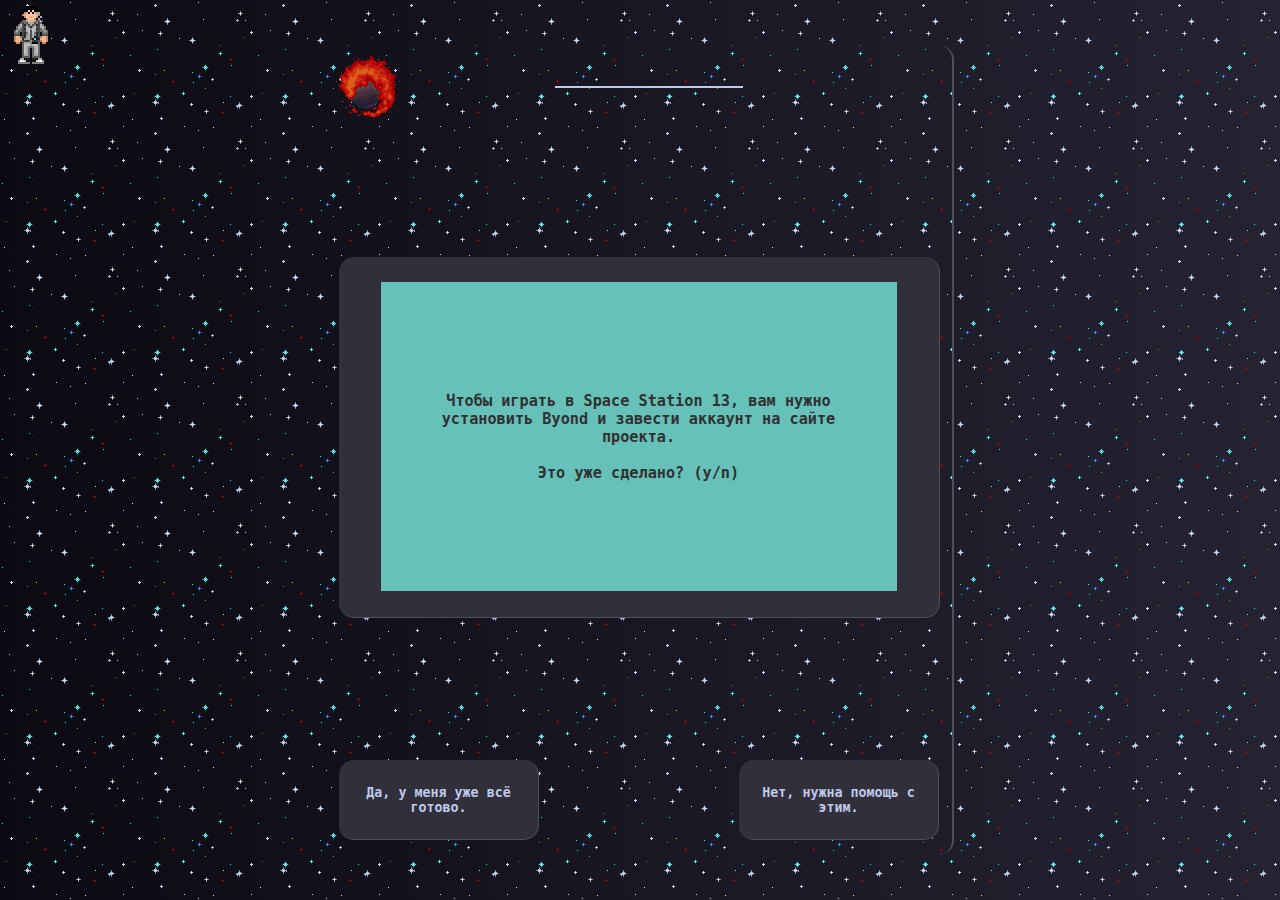
<file: articles/getting_started.html>
<!DOCTYPE html>
<html lang="en">
<head>
    <meta charset="UTF-8">
    <meta http-equiv="X-UA-Compatible" content="IE=edge">
    <meta name="viewport" content="width=device-width, initial-scale=1.0">
    <title>Getting Started</title>
    <link href="styles/screenguide.css" rel="stylesheet" type="text/css">
    <link rel="icon" href="../images/onyxlogo.png">
    <script src="js/gettingstarted.js" defer></script>
</head>
<body>

    <div id="wrapper">
        <div id="background">
            <img src="../images/assistant.png" id="assistant">
            <div class="sky star1"></div>
            <div class="sky star2"></div>
            <div class="sky star3"></div>
            <div class="sky star4"></div>
        </div>
        <div id="mainpart">
            <div id="content">
                <header>
                    <a id="back" href="../index.html"><img src="../images/onyxlogo.png"></a>
                    <div id="soundbooster"></div>
                </header>
                <div id="screenborder">
                    <div id="screenitself">
                        <div id="stripes">
                            <h3 id="screentext">
                                Чтобы играть в Space Station 13, вам нужно установить Byond и завести аккаунт на сайте проекта.<br><br>
                                Это уже сделано? (y/n)
                            </h3>
                        </div>
                    </div>
                </div>
                <div id="controlpanel">
                    <button onclick="letsBegin()" class="answer">
                        Да, у меня уже всё готово.
                    </button>
                    <button onclick="helpWithInstall()" class="answer">
                        Нет, нужна помощь с этим.
                    </button>
                </div>
                </div>
            </div>
        </div>
    </div>
</body>
</html>
</file>
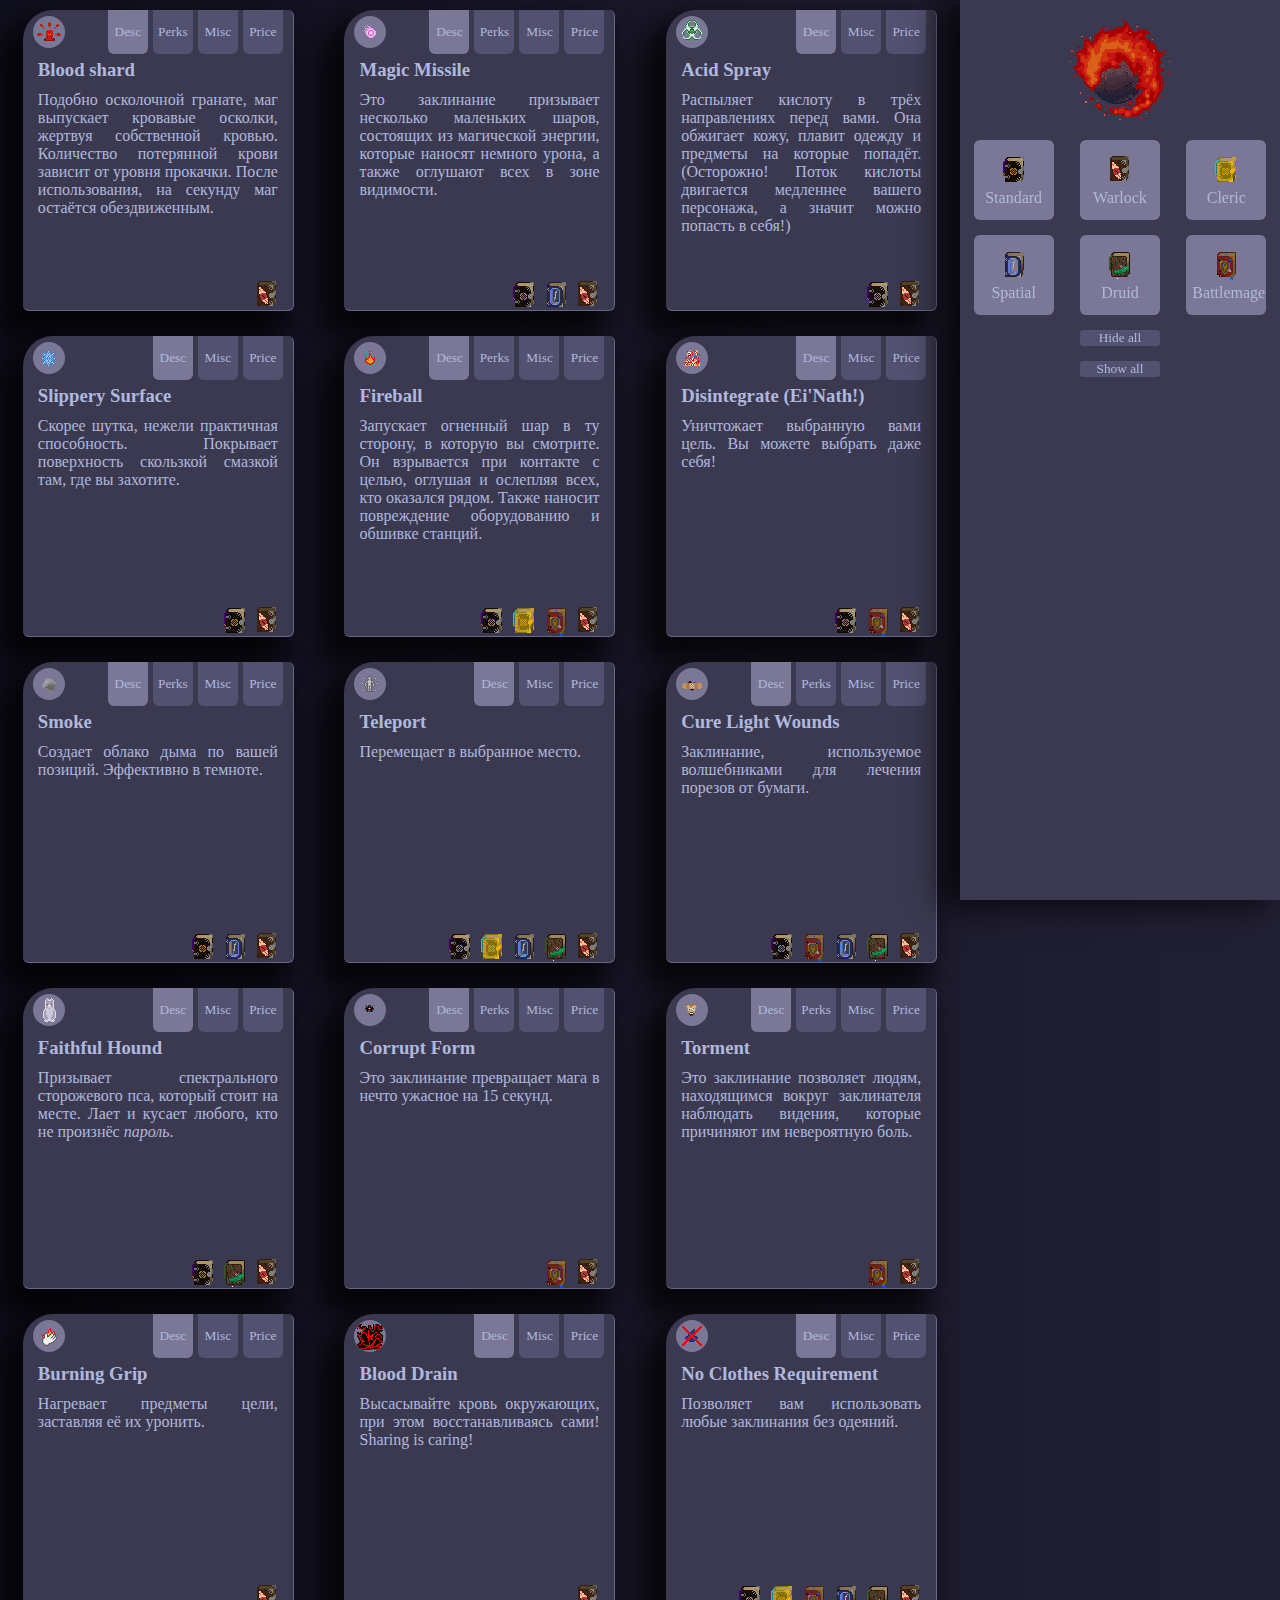
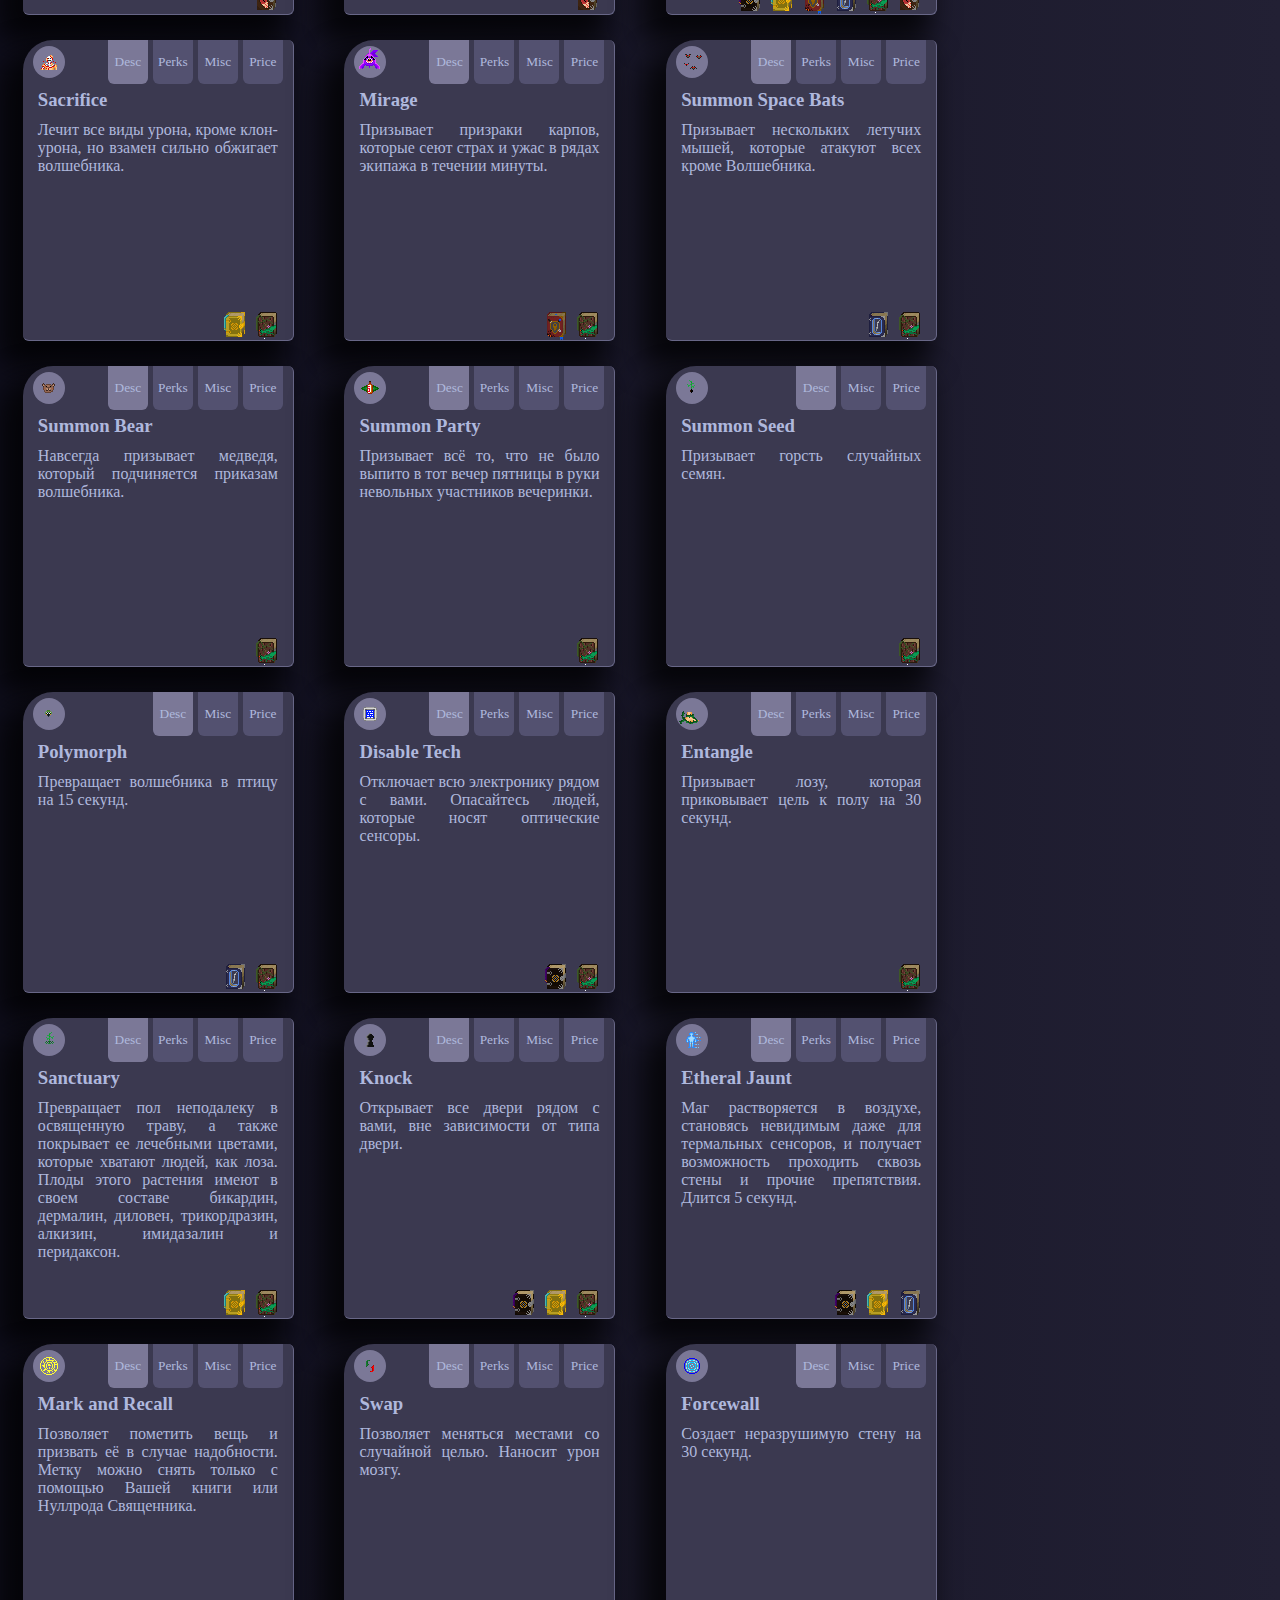
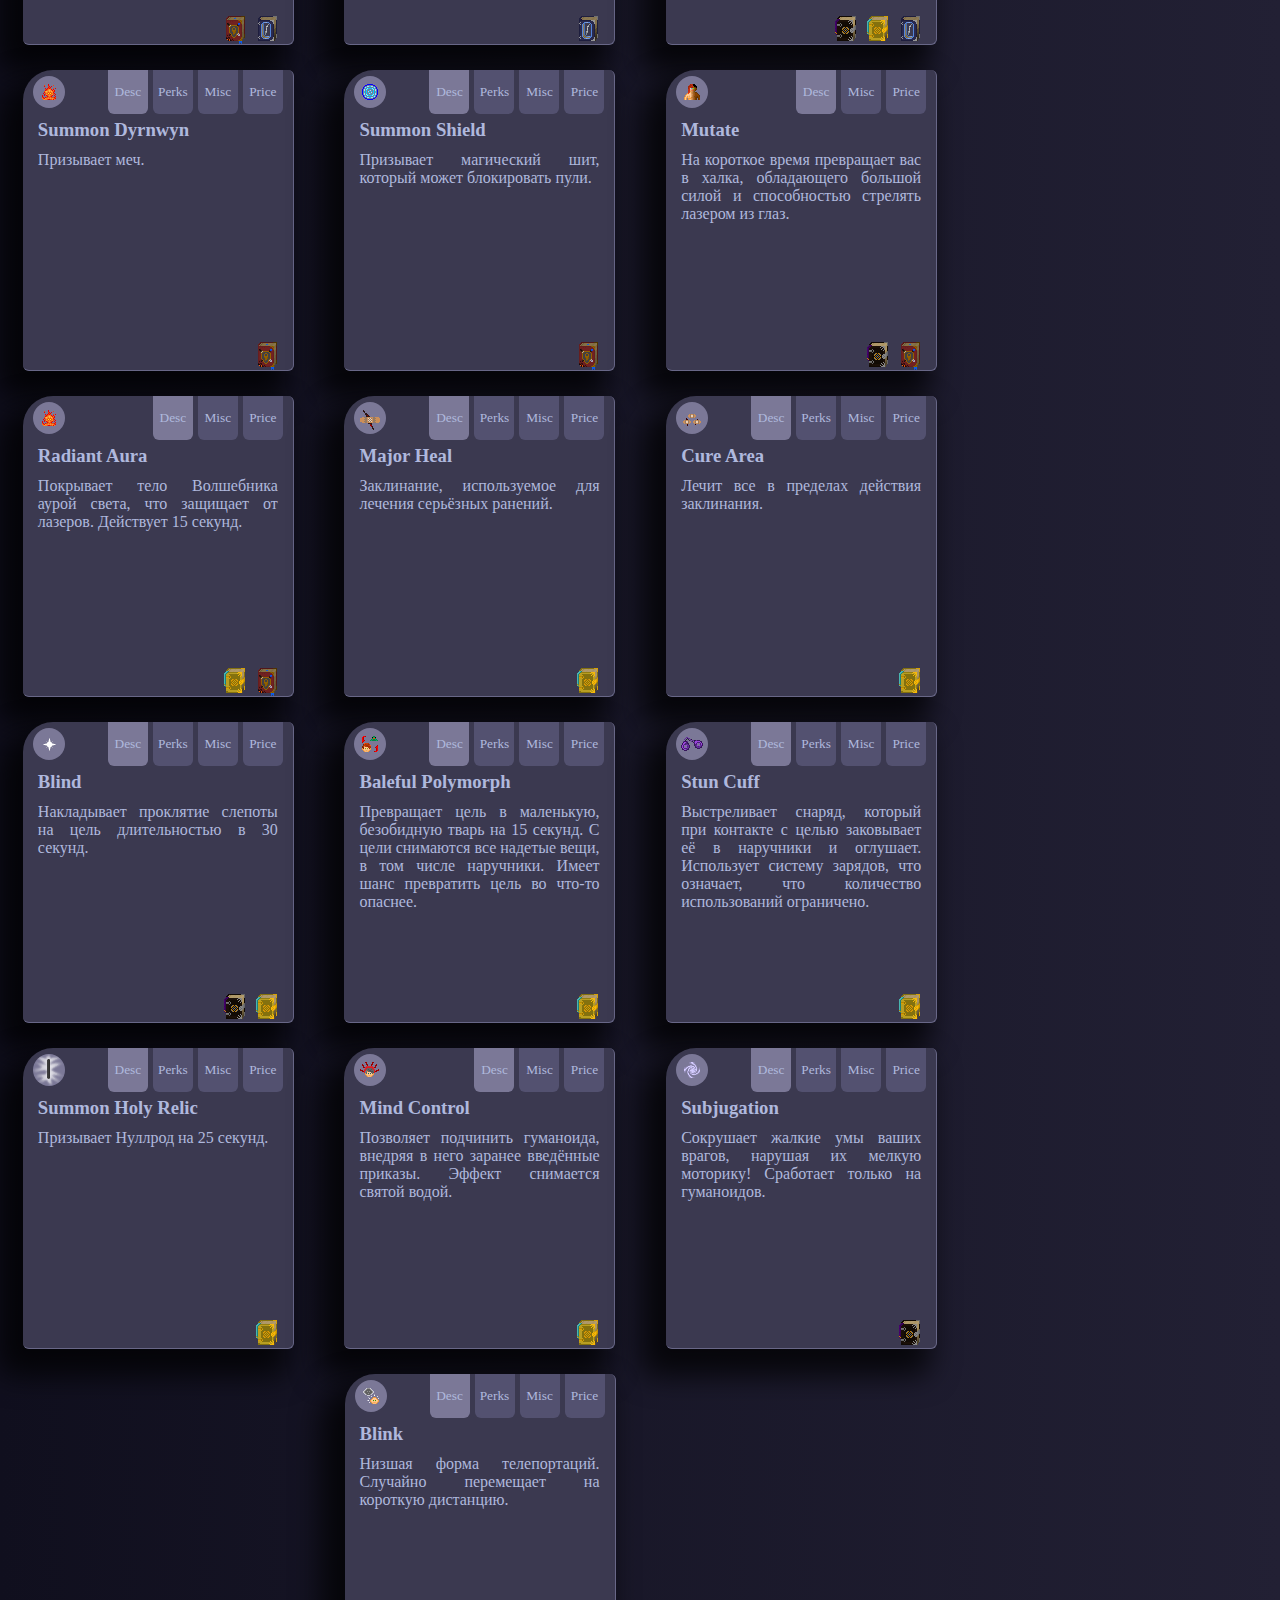
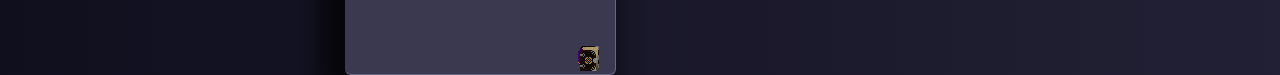
<file: articles/spellbook.html>
<!DOCTYPE html>
<html lang="en">
<head>
    <meta charset="UTF-8">
    <meta http-equiv="X-UA-Compatible" content="IE=edge">
    <meta name="viewport" content="width=device-width, initial-scale=1.0">
    <link rel="stylesheet" type="text/css" href="styles/spellbook.css">
    <link rel="icon" href="../images/onyxlogo.png">
    <script src="js/spellbook.js" defer></script>
    <title>Spellbook</title>
</head>
<body>
    <div id="book">
        <div class="spell warlock" id="bloodshard">
            <div>
                <div class="header">
                    <img class="icon" src="../images/spells/bloodshard.png">
                    <div class="tabs">
                        <button class="tab active" onclick="showTab('bloodshard', 'bloodshard-desc')">Desc</button>
                        <button class="tab" onclick="showTab('bloodshard', 'bloodshard-perks')">Perks</button>
                        <button class="tab" onclick="showTab('bloodshard', 'bloodshard-misc')">Misc</button>
                        <button class="tab" onclick="showTab('bloodshard', 'bloodshard-price')">Price</button>
                    </div>
                </div>
                <h3>Blood shard</h3>
                <div id="bloodshard-desc" class="tabcontent desc">
                    <p>Подобно осколочной гранате, маг выпускает кровавые осколки, жертвуя собственной кровью. Количество потерянной крови зависит от уровня прокачки. После использования, на секунду маг остаётся обездвиженным.</p>
                </div>
                <div id="bloodshard-perks" class="tabcontent perks">
                    <p>Первое улучшение повышает урон, а сами осколки теперь нельзя заблокировать мечём или щитом. Второе улучшение ещё сильнее повышает урон, а так же при попадании в цель, возвращает магу две унции крови.</p>
                </div>
                <div id="bloodshard-misc" class="tabcontent misc">
                    <div class="table">
                        <p>Макс. улучшений:</p><p>3</p>
                        <p>Макс. ул. скорости:</p><p>2</p>
                        <p>Макс. ул. мощи:</p><p>2</p>
                        <p>Перезарядка:</p><p>60 (↓0), 2 заряда</p>
                        <p>Нужен костюм:</p><p class="no">нет</p>
                    </div>
                </div>
                <div id="bloodshard-price" class="tabcontent price">
                    <div class="pricetable">
                        <div><img src="../images/spells/spellbooks/warlock.gif" alt="Warlock tome"><p>1</p></div>
                    </div>
                </div>
            </div>
            <div class="class"><img src="../images/spells/spellbooks/warlock.gif" alt="Warlock tome"></div>
        </div>
        <div class="spell warlock spatial standard" id="magicmissile">
            <div>
                <div class="header">
                    <img class="icon" src="../images/spells/magicmissile.png">
                    <div class="tabs">
                        <button class="tab active" onclick="showTab('magicmissile', 'magicmissile-desc')">Desc</button>
                        <button class="tab" onclick="showTab('magicmissile', 'magicmissile-perks')">Perks</button>
                        <button class="tab" onclick="showTab('magicmissile', 'magicmissile-misc')">Misc</button>
                        <button class="tab" onclick="showTab('magicmissile', 'magicmissile-price')">Price</button>
                    </div>
                </div>
                <h3>Magic Missile</h3>
                <div id="magicmissile-desc" class="tabcontent desc">
                    <p>Это заклинание призывает несколько маленьких шаров, состоящих из магической энергии, которые наносят немного урона, а также оглушают всех в зоне видимости.</p>
                </div>
                <div id="magicmissile-perks" class="tabcontent perks">
                    <p>Увеличивает урон от заклинания на 5. На максимальном уровне вместо этого увеличивает длительность оглушения на две секунды.</p>
                </div>
                <div id="magicmissile-misc" class="tabcontent misc">
                    <div class="table">
                        <p>Макс. улучшений:</p><p>3</p>
                        <p>Макс. ул. скорости:</p><p>2</p>
                        <p>Макс. ул. мощи:</p><p>3</p>
                        <p>Перезарядка:</p><p>15 (↓9)</p>
                        <p>Нужен костюм:</p><p class="yes">да</p>
                    </div>
                </div>
                <div id="magicmissile-price" class="tabcontent price">
                    <div class="pricetable">
                        <div><img src="../images/spells/spellbooks/warlock.gif"><p>1</p></div>
                        <div><img src="../images/spells/spellbooks/spatial.gif"><p>1</p></div>
                        <div><img src="../images/spells/spellbooks/standard.png"><p>1</p></div>
                    </div>
                </div>
            </div>
            <div class="class">
                <img src="../images/spells/spellbooks/warlock.gif">
                <img src="../images/spells/spellbooks/spatial.gif">
                <img src="../images/spells/spellbooks/standard.png">
            </div>
        </div>
        <div class="spell warlock standard" id="acidspray">
            <div>
                <div class="header">
                    <img class="icon" src="../images/spells/acidspray.png">
                    <div class="tabs">
                        <button class="tab active" onclick="showTab('acidspray', 'acidspray-desc')">Desc</button>
                        <!-- <button class="tab" onclick="showTab('acidspray', 'acidspray-perks')">Perks</button> -->
                        <button class="tab" onclick="showTab('acidspray', 'acidspray-misc')">Misc</button>
                        <button class="tab" onclick="showTab('acidspray', 'acidspray-price')">Price</button>
                    </div>
                </div>
                <h3>Acid Spray</h3>
                <div id="acidspray-desc" class="tabcontent desc">
                    <p>Распыляет кислоту в трёх направлениях перед вами. Она обжигает кожу, плавит одежду и предметы на которые попадёт. (Осторожно! Поток кислоты двигается медленнее вашего персонажа, а значит можно попасть в себя!)</p>
                </div>
                <!-- <div id="acidspray-perks" class="tabcontent perks">
                    <p></p>
                </div> -->
                <div id="acidspray-misc" class="tabcontent misc">
                    <div class="table">
                        <p>Макс. улучшений:</p><p>0</p>
                        <p>Макс. ул. скорости:</p><p>0</p>
                        <p>Макс. ул. мощи:</p><p>0</p>
                        <p>Перезарядка:</p><p>60</p>
                        <p>Нужен костюм:</p><p class="no">нет</p>
                    </div>
                </div>
                <div id="acidspray-price" class="tabcontent price">
                    <div class="pricetable">
                        <div><img src="../images/spells/spellbooks/warlock.gif"><p>1</p></div>
                        <div><img src="../images/spells/spellbooks/standard.png"><p>1</p></div>
                    </div>
                </div>
            </div>
            <div class="class">
                <img src="../images/spells/spellbooks/warlock.gif"><img src="../images/spells/spellbooks/standard.png">
            </div>
        </div>
        <div class="spell warlock standard" id="sliperysurface">
            <div>
                <div class="header">
                    <img class="icon" src="../images/spells/sliperysurface.png">
                    <div class="tabs">
                        <button class="tab active" onclick="showTab('sliperysurface', 'sliperysurface-desc')">Desc</button>
                        <!-- <button class="tab" onclick="showTab('sliperysurface', 'sliperysurface-perks')">Perks</button> -->
                        <button class="tab" onclick="showTab('sliperysurface', 'sliperysurface-misc')">Misc</button>
                        <button class="tab" onclick="showTab('sliperysurface', 'sliperysurface-price')">Price</button>
                    </div>
                </div>
                <h3>Slippery Surface</h3>
                <div id="sliperysurface-desc" class="tabcontent desc">
                    <p>Скорее шутка, нежели практичная способность. Покрывает поверхность скользкой смазкой там, где вы захотите.</p>
                </div>
                <!-- <div id="sliperysurface-perks" class="tabcontent perks">
                    <p></p>
                </div> -->
                <div id="sliperysurface-misc" class="tabcontent misc">
                    <div class="table">
                        <p>Макс. улучшений:</p><p>0</p>
                        <p>Макс. ул. скорости:</p><p>0</p>
                        <p>Макс. ул. мощи:</p><p>0</p>
                        <!-- <p>Перезарядка:</p><p>N/A</p> -->
                        <p>Нужен костюм:</p><p class="no">нет</p>
                    </div>
                </div>
                <div id="sliperysurface-price" class="tabcontent price">
                    <div class="pricetable">
                        <div><img src="../images/spells/spellbooks/warlock.gif"><p>1</p></div>
                        <div><img src="../images/spells/spellbooks/standard.png"><p>1</p></div>
                    </div>
                </div>
            </div>
            <div class="class">
                <img src="../images/spells/spellbooks/warlock.gif"><img src="../images/spells/spellbooks/standard.png">
            </div>
        </div>
        <div class="spell warlock battlemage cleric standard" id="fireball">
            <div>
                <div class="header">
                    <img class="icon" src="../images/spells/fireball.png">
                    <div class="tabs">
                        <button class="tab active" onclick="showTab('fireball', 'fireball-desc')">Desc</button>
                        <button class="tab" onclick="showTab('fireball', 'fireball-perks')">Perks</button>
                        <button class="tab" onclick="showTab('fireball', 'fireball-misc')">Misc</button>
                        <button class="tab" onclick="showTab('fireball', 'fireball-price')">Price</button>
                    </div>
                </div>
                <h3>Fireball</h3>
                <div id="fireball-desc" class="tabcontent desc">
                    <p>
                        Запускает огненный шар в ту сторону, в которую вы смотрите. Он взрывается при контакте с целью, оглушая и ослепляя всех, кто оказался рядом. Также наносит повреждение оборудованию и обшивке станций.
                    </p>
                </div>
                <div id="fireball-perks" class="tabcontent perks">
                    <p>
                        Увеличивает силу взрыва и радиус вспышки.
                    </p>
                </div>
                <div id="fireball-misc" class="tabcontent misc">
                    <div class="table">
                        <p>Макс. улучшений:</p><p>5</p>
                        <p>Макс. ул. скорости:</p><p>0</p>
                        <p>Макс. ул. мощи:</p><p>5</p>
                        <p>Перезарядка:</p><p>10</p>
                        <p>Нужен костюм:</p><p class="no">нет</p>
                    </div>
                </div>
                <div id="fireball-price" class="tabcontent price">
                    <div class="pricetable">
                        <div><img src="../images/spells/spellbooks/warlock.gif"><p>1</p></div>
                        <div><img src="../images/spells/spellbooks/battlemage.gif"><p>1</p></div>
                        <div><img src="../images/spells/spellbooks/cleric.png"><p>2</p></div>
                        <div><img src="../images/spells/spellbooks/standard.png"><p>1</p></div>
                    </div>
                </div>
            </div>
            <div class="class">
                <img src="../images/spells/spellbooks/warlock.gif">
                <img src="../images/spells/spellbooks/battlemage.gif">
                <img src="../images/spells/spellbooks/cleric.png">
                <img src="../images/spells/spellbooks/standard.png">
            </div>
        </div>
        <div class="spell warlock battlemage standard" id="disint">
            <div>
                <div class="header">
                    <img class="icon" src="../images/spells/disint.png">
                    <div class="tabs">
                        <button class="tab active" onclick="showTab('disint', 'disint-desc')">Desc</button>
                        <!-- <button class="tab" onclick="showTab('disint', 'disint-perks')">Perks</button> -->
                        <button class="tab" onclick="showTab('disint', 'disint-misc')">Misc</button>
                        <button class="tab" onclick="showTab('disint', 'disint-price')">Price</button>
                    </div>
                </div>
                <h3>Disintegrate (Ei'Nath!)</h3>
                <div id="disint-desc" class="tabcontent desc">
                    <p>
                        Уничтожает выбранную вами цель. Вы можете выбрать даже себя!
                    </p>
                </div>
                <!-- <div id="disint-perks" class="tabcontent perks">
                    <p>
                        Увеличивает силу взрыва и радиус вспышки.
                    </p>
                </div> -->
                <div id="disint-misc" class="tabcontent misc">
                    <div class="table">
                        <p>Макс. улучшений:</p><p>2</p>
                        <p>Макс. ул. скорости:</p><p>2</p>
                        <p>Макс. ул. мощи:</p><p>0</p>
                        <p>Перезарядка:</p><p>180 (↓90)</p>
                        <p>Нужен костюм:</p><p class="yes">да</p>
                    </div>
                </div>
                <div id="disint-price" class="tabcontent price">
                    <div class="pricetable">
                        <div><img src="../images/spells/spellbooks/warlock.gif"><p>2</p></div>
                        <div><img src="../images/spells/spellbooks/battlemage.gif"><p>2</p></div>
                        <div><img src="../images/spells/spellbooks/standard.png"><p>2</p></div>
                    </div>
                </div>
            </div>
            <div class="class">
                <img src="../images/spells/spellbooks/warlock.gif">
                <img src="../images/spells/spellbooks/battlemage.gif">
                <img src="../images/spells/spellbooks/standard.png">
            </div>
        </div>
        <div class="spell warlock spatial standard" id="smoke">
            <div>
                <div class="header">
                    <img class="icon" src="../images/spells/smoke.png">
                    <div class="tabs">
                        <button class="tab active" onclick="showTab('smoke', 'smoke-desc')">Desc</button>
                        <button class="tab" onclick="showTab('smoke', 'smoke-perks')">Perks</button>
                        <button class="tab" onclick="showTab('smoke', 'smoke-misc')">Misc</button>
                        <button class="tab" onclick="showTab('smoke', 'smoke-price')">Price</button>
                    </div>
                </div>
                <h3>Smoke</h3>
                <div id="smoke-desc" class="tabcontent desc">
                    <p>
                        Создает облако дыма по вашей позиций. Эффективно в темноте.
                    </p>
                </div>
                <div id="smoke-perks" class="tabcontent perks">
                    <p>
                        Увеличивает количество облаков дыма.
                    </p>
                </div>
                <div id="smoke-misc" class="tabcontent misc">
                    <div class="table">
                        <p>Макс. улучшений:</p><p>3</p>
                        <p>Макс. ул. скорости:</p><p>3</p>
                        <p>Макс. ул. мощи:</p><p>2</p>
                        <p>Перезарядка:</p><p>12 (↓2)</p>
                        <p>Нужен костюм:</p><p class="no">нет</p>
                    </div>
                </div>
                <div id="smoke-price" class="tabcontent price">
                    <div class="pricetable">
                        <div><img src="../images/spells/spellbooks/warlock.gif"><p>1</p></div>
                        <div><img src="../images/spells/spellbooks/spatial.gif"><p>1</p></div>
                        <div><img src="../images/spells/spellbooks/standard.png"><p>1</p></div>
                    </div>
                </div>
            </div>
            <div class="class">
                <img src="../images/spells/spellbooks/warlock.gif">
                <img src="../images/spells/spellbooks/spatial.gif">
                <img src="../images/spells/spellbooks/standard.png">
            </div>
        </div>
        <div class="spell warlock druid spatial cleric standard" id="teleport">
            <div>
                <div class="header">
                    <img class="icon" src="../images/spells/teleport.png">
                    <div class="tabs">
                        <button class="tab active" onclick="showTab('teleport', 'teleport-desc')">Desc</button>
                        <!-- <button class="tab" onclick="showTab('teleport', 'teleport-perks')">Perks</button> -->
                        <button class="tab" onclick="showTab('teleport', 'teleport-misc')">Misc</button>
                        <button class="tab" onclick="showTab('teleport', 'teleport-price')">Price</button>
                    </div>
                </div>
                <h3>Teleport</h3>
                <div id="teleport-desc" class="tabcontent desc">
                    <p>
                        Перемещает в выбранное место.
                    </p>
                </div>
                <!-- <div id="teleport-perks" class="tabcontent perks">
                    <p>
                        Увеличивает количество облаков дыма.
                    </p>
                </div> -->
                <div id="teleport-misc" class="tabcontent misc">
                    <div class="table">
                        <p>Макс. улучшений:</p><p>4</p>
                        <p>Макс. ул. скорости:</p><p>2</p>
                        <p>Макс. ул. мощи:</p><p>0</p>
                        <p>Перезарядка:</p><p>60 (↓20)</p>
                        <p>Нужен костюм:</p><p class="yes">да</p>
                    </div>
                </div>
                <div id="teleport-price" class="tabcontent price">
                    <div class="pricetable">
                        <div><img src="../images/spells/spellbooks/warlock.gif"><p>1</p></div>
                        <div><img src="../images/spells/spellbooks/druid.gif"><p>2</p></div>
                        <div><img src="../images/spells/spellbooks/spatial.gif"><p>1</p></div>
                        <div><img src="../images/spells/spellbooks/cleric.png"><p>2</p></div>
                        <div><img src="../images/spells/spellbooks/standard.png"><p>1</p></div>
                    </div>
                </div>
            </div>
            <div class="class">
                <img src="../images/spells/spellbooks/warlock.gif">
                <img src="../images/spells/spellbooks/druid.gif" >
                <img src="../images/spells/spellbooks/spatial.gif">
                <img src="../images/spells/spellbooks/cleric.png">
                <img src="../images/spells/spellbooks/standard.png">
            </div>
        </div>
        <div class="spell warlock druid spatial battlemage standard" id="minorheal">
            <div>
                <div class="header">
                    <img class="icon" src="../images/spells/minorheal.png">
                    <div class="tabs">
                        <button class="tab active" onclick="showTab('minorheal', 'minorheal-desc')">Desc</button>
                        <button class="tab" onclick="showTab('minorheal', 'minorheal-perks')">Perks</button>
                        <button class="tab" onclick="showTab('minorheal', 'minorheal-misc')">Misc</button>
                        <button class="tab" onclick="showTab('minorheal', 'minorheal-price')">Price</button>
                    </div>
                </div>
                <h3>Cure Light Wounds</h3>
                <div id="minorheal-desc" class="tabcontent desc">
                    <p>
                        Заклинание, используемое волшебниками для лечения порезов от бумаги.
                    </p>
                </div>
                <div id="minorheal-perks" class="tabcontent perks">
                    <p>
                        Усиливает лечебный потенциал заклинания.
                    </p>
                </div>
                <div id="minorheal-misc" class="tabcontent misc">
                    <div class="table">
                        <p>Макс. улучшений:</p><p>2</p>
                        <p>Макс. ул. скорости:</p><p>1</p>
                        <p>Макс. ул. мощи:</p><p>2</p>
                        <p>Перезарядка:</p><p>20 (↓15)</p>
                        <p>Нужен костюм:</p><p class="no">нет</p>
                    </div>
                </div>
                <div id="minorheal-price" class="tabcontent price">
                    <div class="pricetable">
                        <div><img src="../images/spells/spellbooks/warlock.gif"><p>1</p></div>
                        <div><img src="../images/spells/spellbooks/druid.gif"><p>1</p></div>
                        <div><img src="../images/spells/spellbooks/spatial.gif"><p>1</p></div>
                        <div><img src="../images/spells/spellbooks/battlemage.gif"><p>2</p></div>
                        <div><img src="../images/spells/spellbooks/standard.png"><p>1</p></div>
                    </div>
                </div>
            </div>
            <div class="class">
                <img src="../images/spells/spellbooks/warlock.gif">
                <img src="../images/spells/spellbooks/druid.gif" >
                <img src="../images/spells/spellbooks/spatial.gif">
                <img src="../images/spells/spellbooks/battlemage.gif">
                <img src="../images/spells/spellbooks/standard.png">
            </div>
        </div>
        <div class="spell warlock druid standard" id="hound">
            <div>
                <div class="header">
                    <img class="icon" src="../images/spells/hound.png">
                    <div class="tabs">
                        <button class="tab active" onclick="showTab('hound', 'hound-desc')">Desc</button>
                        <!-- <button class="tab" onclick="showTab('hound', 'hound-perks')">Perks</button> -->
                        <button class="tab" onclick="showTab('hound', 'hound-misc')">Misc</button>
                        <button class="tab" onclick="showTab('hound', 'hound-price')">Price</button>
                    </div>
                </div>
                <h3>Faithful Hound</h3>
                <div id="hound-desc" class="tabcontent desc">
                    <p>
                        Призывает спектрального сторожевого пса, который стоит на месте. Лает и кусает любого, кто не произнёс <i>пароль</i>.
                    </p>
                </div>
                <!-- <div id="hound-perks" class="tabcontent perks">
                    <p>
                        Усиливает лечебный потенциал заклинания.
                    </p>
                </div> -->
                <div id="hound-misc" class="tabcontent misc">
                    <div class="table">
                        <p>Макс. улучшений:</p><p>3</p>
                        <p>Макс. ул. скорости:</p><p>3</p>
                        <p>Макс. ул. мощи:</p><p>0</p>
                        <p>Перезарядка:</p><p>60 (↓15)</p>
                        <p>Нужен костюм:</p><p class="yes">да</p>
                    </div>
                </div>
                <div id="hound-price" class="tabcontent price">
                    <div class="pricetable">
                        <div><img src="../images/spells/spellbooks/warlock.gif"><p>1</p></div>
                        <div><img src="../images/spells/spellbooks/druid.gif"><p>1</p></div>
                        <div><img src="../images/spells/spellbooks/standard.png"><p>1</p></div>
                    </div>
                </div>
            </div>
            <div class="class">
                <img src="../images/spells/spellbooks/warlock.gif">
                <img src="../images/spells/spellbooks/druid.gif" >
                <img src="../images/spells/spellbooks/standard.png">
            </div>
        </div>
        <div class="spell warlock battlemage" id="corrupt">
            <div>
                <div class="header">
                    <img class="icon" src="../images/spells/corrupt.png">
                    <div class="tabs">
                        <button class="tab active" onclick="showTab('corrupt', 'corrupt-desc')">Desc</button>
                        <button class="tab" onclick="showTab('corrupt', 'corrupt-perks')">Perks</button>
                        <button class="tab" onclick="showTab('corrupt', 'corrupt-misc')">Misc</button>
                        <button class="tab" onclick="showTab('corrupt', 'corrupt-price')">Price</button>
                    </div>
                </div>
                <h3>Corrupt Form</h3>
                <div id="corrupt-desc" class="tabcontent desc">
                    <p>
                        Это заклинание превращает мага в нечто ужасное на 15 секунд.
                    </p>
                </div>
                <div id="corrupt-perks" class="tabcontent perks">
                    <p>
                        Удваивает время действия после первого улучшения.<br>Последующее улучшение <b>навсегда</b> лишит возможности выйти из этой формы после превращения, взамен одарив заклинателя её более сильной формой.
                    </p>
                </div>
                <div id="corrupt-misc" class="tabcontent misc">
                    <div class="table">
                        <p>Макс. улучшений:</p><p>3</p>
                        <p>Макс. ул. скорости:</p><p>1</p>
                        <p>Макс. ул. мощи:</p><p>2</p>
                        <p>Перезарядка:</p><p>120 (↓60)</p>
                        <p>Нужен костюм:</p><p class="no">нет</p>
                    </div>
                </div>
                <div id="corrupt-price" class="tabcontent price">
                    <div class="pricetable">
                        <div><img src="../images/spells/spellbooks/warlock.gif"><p>1</p></div>
                        <div><img src="../images/spells/spellbooks/battlemage.gif"><p>1</p></div>
                    </div>
                </div>
            </div>
            <div class="class">
                <img src="../images/spells/spellbooks/warlock.gif">
                <img src="../images/spells/spellbooks/battlemage.gif">
            </div>
        </div>
        <div class="spell warlock battlemage" id="torment">
            <div>
                <div class="header">
                    <img class="icon" src="../images/spells/torment.png">
                    <div class="tabs">
                        <button class="tab active" onclick="showTab('torment', 'torment-desc')">Desc</button>
                        <button class="tab" onclick="showTab('torment', 'torment-perks')">Perks</button>
                        <button class="tab" onclick="showTab('torment', 'torment-misc')">Misc</button>
                        <button class="tab" onclick="showTab('torment', 'torment-price')">Price</button>
                    </div>
                </div>
                <h3>Torment</h3>
                <div id="torment-desc" class="tabcontent desc">
                    <p>
                        Это заклинание позволяет людям, находящимся вокруг заклинателя наблюдать видения, которые причиняют им невероятную боль.
                    </p>
                </div>
                <div id="torment-perks" class="tabcontent perks">
                    <p>
                        Удваивает, утраивает, а затем и учетверяет причиняемую боль.
                    </p>
                </div>
                <div id="torment-misc" class="tabcontent misc">
                    <div class="table">
                        <p>Макс. улучшений:</p><p>3</p>
                        <p>Макс. ул. скорости:</p><p>0</p>
                        <p>Макс. ул. мощи:</p><p>3</p>
                        <p>Перезарядка:</p><p>15</p>
                        <p>Нужен костюм:</p><p class="yes">да</p>
                    </div>
                </div>
                <div id="corrupt-price" class="tabcontent price">
                    <div class="pricetable">
                        <div><img src="../images/spells/spellbooks/warlock.gif"><p>1</p></div>
                        <div><img src="../images/spells/spellbooks/battlemage.gif"><p>1</p></div>
                    </div>
                </div>
            </div>
            <div class="class"><img src="../images/spells/spellbooks/warlock.gif"><img src="../images/spells/spellbooks/battlemage.gif"></div>
        </div>
        <div class="spell warlock" id="burn">
            <div>
                <div class="header">
                    <img class="icon" src="../images/spells/burn.png">
                    <div class="tabs">
                        <button class="tab active" onclick="showTab('burn', 'burn-desc')">Desc</button>
                        <!-- <button class="tab" onclick="showTab('burn', 'burn-perks')">Perks</button> -->
                        <button class="tab" onclick="showTab('burn', 'burn-misc')">Misc</button>
                        <button class="tab" onclick="showTab('burn', 'burn-price')">Price</button>
                    </div>
                </div>
                <h3>Burning Grip</h3>
                <div id="burn-desc" class="tabcontent desc">
                    <p>
                        Нагревает предметы цели, заставляя её их уронить.
                    </p>
                </div>
                <!-- <div id="burn-perks" class="tabcontent perks">
                    <p>
                        Удваивает, утраивает, а затем и учетверяет причиняемую боль.
                    </p>
                </div> -->
                <div id="burn-misc" class="tabcontent misc">
                    <div class="table">
                        <p>Макс. улучшений:</p><p>0</p>
                        <p>Макс. ул. скорости:</p><p>0</p>
                        <p>Макс. ул. мощи:</p><p>0</p>
                        <!-- <p>Перезарядка:</p><p>15</p> -->
                        <p>Нужен костюм:</p><p class="no">нет</p>
                    </div>
                </div>
                <div id="burn-price" class="tabcontent price">
                    <div class="pricetable">
                        <div><img src="../images/spells/spellbooks/warlock.gif"><p>1</p></div>
                    </div>
                </div>
            </div>
            <div class="class">
                <img src="../images/spells/spellbooks/warlock.gif">
            </div>
        </div>
        <div class="spell warlock" id="blooddrain">
            <div>
                <div class="header">
                    <img class="icon" src="../images/spells/blooddrain.png">
                    <div class="tabs">
                        <button class="tab active" onclick="showTab('blooddrain', 'blooddrain-desc')">Desc</button>
                        <!-- <button class="tab" onclick="showTab('blooddrain', 'blooddrain-perks')">Perks</button> -->
                        <button class="tab" onclick="showTab('blooddrain', 'blooddrain-misc')">Misc</button>
                        <button class="tab" onclick="showTab('blooddrain', 'blooddrain-price')">Price</button>
                    </div>
                </div>
                <h3>Blood Drain</h3>
                <div id="blooddrain-desc" class="tabcontent desc">
                    <p>
                        Высасывайте кровь окружающих, при этом восстанавливаясь сами! Sharing is caring!
                    </p>
                </div>
                <!-- <div id="blooddrain-perks" class="tabcontent perks">
                    <p>
                        Удваивает, утраивает, а затем и учетверяет причиняемую боль.
                    </p>
                </div> -->
                <div id="blooddrain-misc" class="tabcontent misc">
                    <div class="table">
                        <p>Макс. улучшений:</p><p>0</p>
                        <p>Макс. ул. скорости:</p><p>0</p>
                        <p>Макс. ул. мощи:</p><p>0</p>
                        <p>Перезарядка:</p><p>60</p>
                        <p>Нужен костюм:</p><p class="yes">да</p>
                    </div>
                </div>
                <div id="blooddrain-price" class="tabcontent price">
                    <div class="pricetable">
                        <div><img src="../images/spells/spellbooks/warlock.gif"><p>1</p></div>
                    </div>
                </div>
            </div>
            <div class="class">
                <img src="../images/spells/spellbooks/warlock.gif">
            </div>
        </div>
        <div class="spell warlock druid spatial battlemage cleric standard" id="noclothes">
            <div>
                <div class="header">
                    <img class="icon" src="../images/spells/noclothes.png">
                    <div class="tabs">
                        <button class="tab active" onclick="showTab('noclothes', 'noclothes-desc')">Desc</button>
                        <!-- <button class="tab" onclick="showTab('noclothes', 'noclothes-perks')">Perks</button> -->
                        <button class="tab" onclick="showTab('noclothes', 'noclothes-misc')">Misc</button>
                        <button class="tab" onclick="showTab('noclothes', 'noclothes-price')">Price</button>
                    </div>
                </div>
                <h3>No Clothes Requirement</h3>
                <div id="noclothes-desc" class="tabcontent desc">
                    <p>
                        Позволяет вам использовать любые заклинания без одеяний.
                    </p>
                </div>
                <!-- <div id="noclothes-perks" class="tabcontent perks">
                    <p>
                        Удваивает, утраивает, а затем и учетверяет причиняемую боль.
                    </p>
                </div> -->
                <div id="noclothes-misc" class="tabcontent misc">
                    <div class="table">
                        <p>Макс. улучшений:</p><p>0</p>
                        <p>Макс. ул. скорости:</p><p>0</p>
                        <p>Макс. ул. мощи:</p><p>0</p>
                        <!-- <p>Перезарядка:</p><p>60</p> -->
                        <p>Нужен костюм:</p><p class="no">нет</p>
                    </div>
                </div>
                <div id="noclothes-price" class="tabcontent price">
                    <div class="pricetable">
                        <div><img src="../images/spells/spellbooks/warlock.gif"><p>3</p></div>
                        <div><img src="../images/spells/spellbooks/druid.gif"><p>3</p></div>
                        <div><img src="../images/spells/spellbooks/spatial.gif"><p>3</p></div>
                        <div><img src="../images/spells/spellbooks/battlemage.gif"><p>3</p></div>
                        <div><img src="../images/spells/spellbooks/cleric.png"><p>3</p></div>
                        <div><img src="../images/spells/spellbooks/standard.png"><p>3</p></div>
                    </div>
                </div>
            </div>
            <div class="class">
                <img src="../images/spells/spellbooks/warlock.gif">
                <img src="../images/spells/spellbooks/druid.gif" >
                <img src="../images/spells/spellbooks/spatial.gif">
                <img src="../images/spells/spellbooks/battlemage.gif">
                <img src="../images/spells/spellbooks/cleric.png">
                <img src="../images/spells/spellbooks/standard.png">
            </div>
        </div>
        <div class="spell druid cleric" id="sacrifice">
            <div>
                <div class="header">
                    <img class="icon" src="../images/spells/sacrifice.png">
                    <div class="tabs">
                        <button class="tab active" onclick="showTab('sacrifice', 'sacrifice-desc')">Desc</button>
                        <button class="tab" onclick="showTab('sacrifice', 'sacrifice-perks')">Perks</button>
                        <button class="tab" onclick="showTab('sacrifice', 'sacrifice-misc')">Misc</button>
                        <button class="tab" onclick="showTab('sacrifice', 'sacrifice-price')">Price</button>
                    </div>
                </div>
                <h3>Sacrifice</h3>
                <div id="sacrifice-desc" class="tabcontent desc">
                    <p>
                        Лечит все виды урона, кроме клон-урона, но взамен сильно обжигает волшебника.
                    </p>
                </div>
                <div id="sacrifice-perks" class="tabcontent perks">
                    <p>
                        Заклинание теперь лечит органы и мозг, также выводя радиацию из организма цели.
                    </p>
                </div>
                <div id="sacrifice-misc" class="tabcontent misc">
                    <div class="table">
                        <p>Макс. улучшений:</p><p>1</p>
                        <p>Макс. ул. скорости:</p><p>0</p>
                        <p>Макс. ул. мощи:</p><p>1</p>
                        <!-- <p>Перезарядка:</p><p>60</p> -->
                        <p>Нужен костюм:</p><p class="no">нет</p>
                    </div>
                </div>
                <div id="sacrifice-price" class="tabcontent price">
                    <div class="pricetable">
                        <div><img src="../images/spells/spellbooks/druid.gif"><p>1</p></div>
                        <div><img src="../images/spells/spellbooks/cleric.png"><p>1</p></div>
                    </div>
                </div>
            </div>
            <div class="class">
                <img src="../images/spells/spellbooks/druid.gif">
                <img src="../images/spells/spellbooks/cleric.png">
            </div>
        </div>
        <div class="spell druid battlemage" id="mirage">
            <div>
                <div class="header">
                    <img class="icon" src="../images/spells/mirage.png">
                    <div class="tabs">
                        <button class="tab active" onclick="showTab('mirage', 'mirage-desc')">Desc</button>
                        <button class="tab" onclick="showTab('mirage', 'mirage-perks')">Perks</button>
                        <button class="tab" onclick="showTab('mirage', 'mirage-misc')">Misc</button>
                        <button class="tab" onclick="showTab('mirage', 'mirage-price')">Price</button>
                    </div>
                </div>
                <h3>Mirage</h3>
                <div id="mirage-desc" class="tabcontent desc">
                    <p>
                        Призывает призраки карпов, которые сеют страх и ужас в рядах экипажа в течении минуты.
                    </p>
                </div>
                <div id="mirage-perks" class="tabcontent perks">
                    <p>
                        Увеличивает количество карпов.
                    </p>
                </div>
                <div id="mirage-misc" class="tabcontent misc">
                    <div class="table">
                        <p>Макс. улучшений:</p><p>4</p>
                        <p>Макс. ул. скорости:</p><p>1</p>
                        <p>Макс. ул. мощи:</p><p>3</p>
                        <p>Перезарядка:</p><p>120 (↓60)</p>
                        <p>Нужен костюм:</p><p class="yes">да</p>
                    </div>
                </div>
                <div id="mirage-price" class="tabcontent price">
                    <div class="pricetable">
                        <div><img src="../images/spells/spellbooks/druid.gif"><p>1</p></div>
                        <div><img src="../images/spells/spellbooks/battlemage.gif"><p>1</p></div>
                    </div>
                </div>
            </div>
            <div class="class">
                <img src="../images/spells/spellbooks/druid.gif">
                <img src="../images/spells/spellbooks/battlemage.gif">
            </div>
        </div>
        <div class="spell druid spatial" id="bats">
            <div>
                <div class="header">
                    <img class="icon" src="../images/spells/bats.png">
                    <div class="tabs">
                        <button class="tab active" onclick="showTab('bats', 'bats-desc')">Desc</button>
                        <button class="tab" onclick="showTab('bats', 'bats-perks')">Perks</button>
                        <button class="tab" onclick="showTab('bats', 'bats-misc')">Misc</button>
                        <button class="tab" onclick="showTab('bats', 'bats-price')">Price</button>
                    </div>
                </div>
                <h3>Summon Space Bats</h3>
                <div id="bats-desc" class="tabcontent desc">
                    <p>
                        Призывает нескольких летучих мышей, которые атакуют всех кроме Волшебника.
                    </p>
                </div>
                <div id="bats-perks" class="tabcontent perks">
                    <p>
                        Увеличивает силу и живучесть призванных мышей.
                    </p>
                </div>
                <div id="bats-misc" class="tabcontent misc">
                    <div class="table">
                        <p>Макс. улучшений:</p><p>3</p>
                        <p>Макс. ул. скорости:</p><p>2</p>
                        <p>Макс. ул. мощи:</p><p>3</p>
                        <p>Перезарядка:</p><p>120 (↓60)</p>
                        <p>Нужен костюм:</p><p class="yes">да</p>
                    </div>
                </div>
                <div id="bats-price" class="tabcontent price">
                    <div class="pricetable">
                        <div><img src="../images/spells/spellbooks/druid.gif"><p>1</p></div>
                        <div><img src="../images/spells/spellbooks/spatial.gif"><p>3</p></div>
                    </div>
                </div>
            </div>
            <div class="class">
                <img src="../images/spells/spellbooks/druid.gif">
                <img src="../images/spells/spellbooks/spatial.gif">
            </div>
        </div>
        <div class="spell druid" id="bear">
            <div>
                <div class="header">
                    <img class="icon" src="../images/spells/bear.png">
                    <div class="tabs">
                        <button class="tab active" onclick="showTab('bear', 'bear-desc')">Desc</button>
                        <button class="tab" onclick="showTab('bear', 'bear-perks')">Perks</button>
                        <button class="tab" onclick="showTab('bear', 'bear-misc')">Misc</button>
                        <button class="tab" onclick="showTab('bear', 'bear-price')">Price</button>
                    </div>
                </div>
                <h3>Summon Bear</h3>
                <div id="bear-desc" class="tabcontent desc">
                    <p>
                        Навсегда призывает медведя, который подчиняется приказам волшебника.
                    </p>
                </div>
                <div id="bear-perks" class="tabcontent perks">
                    <p>
                        Каждый пункт делает медведя сильнее.
                    </p>
                </div>
                <div id="bear-misc" class="tabcontent misc">
                    <div class="table">
                        <p>Макс. улучшений:</p><p>4</p>
                        <p>Макс. ул. скорости:</p><p>0</p>
                        <p>Макс. ул. мощи:</p><p>4</p>
                        <p>Перезарядка:</p><p>300</p>
                        <p>Нужен костюм:</p><p class="yes">да</p>
                    </div>
                </div>
                <div id="bear-price" class="tabcontent price">
                    <div class="pricetable">
                        <div><img src="../images/spells/spellbooks/druid.gif"><p>1</p></div>
                    </div>
                </div>
            </div>
            <div class="class">
                <img src="../images/spells/spellbooks/druid.gif">
            </div>
        </div>
        <div class="spell druid" id="party">
            <div>
                <div class="header">
                    <img class="icon" src="../images/spells/party.png">
                    <div class="tabs">
                        <button class="tab active" onclick="showTab('party', 'party-desc')">Desc</button>
                        <button class="tab" onclick="showTab('party', 'party-perks')">Perks</button>
                        <button class="tab" onclick="showTab('party', 'party-misc')">Misc</button>
                        <button class="tab" onclick="showTab('party', 'party-price')">Price</button>
                    </div>
                </div>
                <h3>Summon Party</h3>
                <div id="party-desc" class="tabcontent desc">
                    <p>
                        Призывает всё то, что не было выпито в тот вечер пятницы в руки невольных участников вечеринки.
                    </p>
                </div>
                <div id="party-perks" class="tabcontent perks">
                    <p>
                        После первого улучшения, выдает ещё и по крендельку каждому из тусовщиков. После второго заменяет пиво на абсент и выдает каждому магическую шляпу для вечеринок.
                    </p>
                </div>
                <div id="party-misc" class="tabcontent misc">
                    <div class="table">
                        <p>Макс. улучшений:</p><p>3</p>
                        <p>Макс. ул. скорости:</p><p>1</p>
                        <p>Макс. ул. мощи:</p><p>2</p>
                        <p>Перезарядка:</p><p>90 (↓60)</p>
                        <p>Нужен костюм:</p><p class="no">нет</p>
                    </div>
                </div>
                <div id="party-price" class="tabcontent price">
                    <div class="pricetable">
                        <div><img src="../images/spells/spellbooks/druid.gif"><p>1</p></div>
                    </div>
                </div>
            </div>
            <div class="class">
                <img src="../images/spells/spellbooks/druid.gif">
            </div>
        </div>
        <div class="spell druid" id="seed">
            <div>
                <div class="header">
                    <img class="icon" src="../images/spells/seed.png">
                    <div class="tabs">
                        <button class="tab active" onclick="showTab('seed', 'seed-desc')">Desc</button>
                        <!-- <button class="tab" onclick="showTab('seed', 'seed-perks')">Perks</button> -->
                        <button class="tab" onclick="showTab('seed', 'seed-misc')">Misc</button>
                        <button class="tab" onclick="showTab('seed', 'seed-price')">Price</button>
                    </div>
                </div>
                <h3>Summon Seed</h3>
                <div id="seed-desc" class="tabcontent desc">
                    <p>
                        Призывает горсть случайных семян.
                    </p>
                </div>
                <!-- <div id="seed-perks" class="tabcontent perks">
                    <p>
                        Увеличивает силу и живучесть призванных мышей.
                    </p>
                </div> -->
                <div id="seed-misc" class="tabcontent misc">
                    <div class="table">
                        <p>Макс. улучшений:</p><p>3</p>
                        <p>Макс. ул. скорости:</p><p>3</p>
                        <p>Макс. ул. мощи:</p><p>0</p>
                        <p>Перезарядка:</p><p>60 (↓20)</p>
                        <p>Нужен костюм:</p><p class="yes">да</p>
                    </div>
                </div>
                <div id="seed-price" class="tabcontent price">
                    <div class="pricetable">
                        <div><img src="../images/spells/spellbooks/druid.gif"><p>1</p></div>
                    </div>
                </div>
            </div>
            <div class="class">
                <img src="../images/spells/spellbooks/druid.gif">
            </div>
        </div>
        <div class="spell druid spatial" id="polymorph">
            <div>
                <div class="header">
                    <img class="icon" src="../images/spells/polymorph.png">
                    <div class="tabs">
                        <button class="tab active" onclick="showTab('polymorph', 'polymorph-desc')">Desc</button>
                        <!-- <button class="tab" onclick="showTab('polymorph', 'polymorph-perks')">Perks</button> -->
                        <button class="tab" onclick="showTab('polymorph', 'polymorph-misc')">Misc</button>
                        <button class="tab" onclick="showTab('polymorph', 'polymorph-price')">Price</button>
                    </div>
                </div>
                <h3>Polymorph</h3>
                <div id="polymorph-desc" class="tabcontent desc">
                    <p>
                        Превращает волшебника в птицу на 15 секунд.
                    </p>
                </div>
                <!-- <div id="polymorph-perks" class="tabcontent perks">
                    <p>
                        Увеличивает силу и живучесть призванных мышей.
                    </p>
                </div> -->
                <div id="polymorph-misc" class="tabcontent misc">
                    <div class="table">
                        <p>Макс. улучшений:</p><p>1</p>
                        <p>Макс. ул. скорости:</p><p>1</p>
                        <p>Макс. ул. мощи:</p><p>0</p>
                        <p>Перезарядка:</p><p>60 (↓30)</p>
                        <p>Нужен костюм:</p><p class="no">нет</p>
                    </div>
                </div>
                <div id="polymorph-price" class="tabcontent price">
                    <div class="pricetable">
                        <div><img src="../images/spells/spellbooks/druid.gif"><p>1</p></div>
                        <div><img src="../images/spells/spellbooks/spatial.gif"><p>1</p></div>
                    </div>
                </div>
            </div>
            <div class="class">
                <img src="../images/spells/spellbooks/druid.gif">
                <img src="../images/spells/spellbooks/spatial.gif">
            </div>
        </div>
        <div class="spell druid standard" id="tech">
            <div>
                <div class="header">
                    <img class="icon" src="../images/spells/tech.png">
                    <div class="tabs">
                        <button class="tab active" onclick="showTab('tech', 'tech-desc')">Desc</button>
                        <button class="tab" onclick="showTab('tech', 'tech-perks')">Perks</button>
                        <button class="tab" onclick="showTab('tech', 'tech-misc')">Misc</button>
                        <button class="tab" onclick="showTab('tech', 'tech-price')">Price</button>
                    </div>
                </div>
                <h3>Disable Tech</h3>
                <div id="tech-desc" class="tabcontent desc">
                    <p>
                        Отключает всю электронику рядом с вами. Опасайтесь людей, которые носят оптические сенсоры.
                    </p>
                </div>
                <div id="tech-perks" class="tabcontent perks">
                    <p>
                        Расширяет зону действия эффекта на 2 тайла за каждый пункт.
                    </p>
                </div>
                <div id="tech-misc" class="tabcontent misc">
                    <div class="table">
                        <p>Макс. улучшений:</p>     <p>2</p>
                        <p>Макс. ул. скорости:</p>  <p>2</p>
                        <p>Макс. ул. мощи:</p>      <p>2</p>
                        <p>Перезарядка:</p>         <p>40 (↓20)</p>
                        <p>Нужен костюм:</p>        <p class="yes">да</p>
                    </div>
                </div>
                <div id="tech-price" class="tabcontent price">
                    <div class="pricetable">
                        <div><img src="../images/spells/spellbooks/druid.gif"><p>1</p></div>
                        <div><img src="../images/spells/spellbooks/standard.png"><p>1</p></div>
                    </div>
                </div>
            </div>
            <div class="class">
                <img src="../images/spells/spellbooks/druid.gif">
                <img src="../images/spells/spellbooks/standard.png">
            </div>
        </div>
        <div class="spell druid" id="entangle">
            <div>
                <div class="header">
                    <img class="icon" src="../images/spells/entangle.png">
                    <div class="tabs">
                        <button class="tab active" onclick="showTab('entangle', 'entangle-desc')">Desc</button>
                        <button class="tab" onclick="showTab('entangle', 'entangle-perks')">Perks</button>
                        <button class="tab" onclick="showTab('entangle', 'entangle-misc')">Misc</button>
                        <button class="tab" onclick="showTab('entangle', 'entangle-price')">Price</button>
                    </div>
                </div>
                <h3>Entangle</h3>
                <div id="entangle-desc" class="tabcontent desc">
                    <p>
                        Призывает лозу, которая приковывает цель к полу на 30 секунд.
                    </p>
                </div>
                <div id="entangle-perks" class="tabcontent perks">
                    <p>
                        Увеличивает кол-во жертв за использование.
                    </p>
                </div>
                <div id="entangle-misc" class="tabcontent misc">
                    <div class="table">
                        <p>Макс. улучшений:</p>     <p>2</p>
                        <p>Макс. ул. скорости:</p>  <p>2</p>
                        <p>Макс. ул. мощи:</p>      <p>2</p>
                        <p>Перезарядка:</p>         <p>60 (↓30)</p>
                        <p>Нужен костюм:</p>        <p class="yes">да</p>
                    </div>
                </div>
                <div id="entangle-price" class="tabcontent price">
                    <div class="pricetable">
                        <div><img src="../images/spells/spellbooks/druid.gif"><p>1</p></div>
                    </div>
                </div>
            </div>
            <div class="class"><img src="../images/spells/spellbooks/druid.gif"></div>
        </div>
        <div class="spell druid cleric" id="grove">
            <div>
                <div class="header">
                    <img class="icon" src="../images/spells/grove.png">
                    <div class="tabs">
                        <button class="tab active" onclick="showTab('grove', 'grove-desc')">Desc</button>
                        <button class="tab" onclick="showTab('grove', 'grove-perks')">Perks</button>
                        <button class="tab" onclick="showTab('grove', 'grove-misc')">Misc</button>
                        <button class="tab" onclick="showTab('grove', 'grove-price')">Price</button>
                    </div>
                </div>
                <h3>Sanctuary</h3>
                <div id="grove-desc" class="tabcontent desc">
                    <p>
                        Превращает пол неподалеку в освященную траву, а также покрывает ее лечебными цветами, которые хватают людей, как лоза. Плоды этого растения имеют в своем составе бикардин, дермалин, диловен, трикордразин, алкизин, имидазалин и перидаксон.
                    </p>
                </div>
                <div id="grove-perks" class="tabcontent perks">
                    <p>
                        Позволяет лечебным цветам распространятся как лозе. Также при улучшении начинает закрывать обзор.
                    </p>
                </div>
                <div id="grove-misc" class="tabcontent misc">
                    <div class="table">
                        <p>Макс. улучшений:</p>     <p>3</p>
                        <p>Макс. ул. скорости:</p>  <p>3</p>
                        <p>Макс. ул. мощи:</p>      <p>1</p>
                        <p>Перезарядка:</p>         <p>120 (↓60)</p>
                        <p>Нужен костюм:</p>        <p class="yes">да</p>
                    </div>
                </div>
                <div id="grove-price" class="tabcontent price">
                    <div class="pricetable">
                        <div><img src="../images/spells/spellbooks/druid.gif"><p>1</p></div>
                        <div><img src="../images/spells/spellbooks/cleric.png"><p>1</p></div>
                    </div>
                </div>
            </div>
            <div class="class">
                <img src="../images/spells/spellbooks/druid.gif">
                <img src="../images/spells/spellbooks/cleric.png">
            </div>
        </div>
        <div class="spell druid cleric standard" id="knock">
            <div>
                <div class="header">
                    <img class="icon" src="../images/spells/knock.png">
                    <div class="tabs">
                        <button class="tab active" onclick="showTab('knock', 'knock-desc')">Desc</button>
                        <button class="tab" onclick="showTab('knock', 'knock-perks')">Perks</button>
                        <button class="tab" onclick="showTab('knock', 'knock-misc')">Misc</button>
                        <button class="tab" onclick="showTab('knock', 'knock-price')">Price</button>
                    </div>
                </div>
                <h3>Knock</h3>
                <div id="knock-desc" class="tabcontent desc">
                    <p>
                        Открывает все двери рядом с вами, вне зависимости от типа двери.
                    </p>
                </div>
                <div id="knock-perks" class="tabcontent perks">
                    <p>
                        Удваивает дальность заклинания.
                    </p>
                </div>
                <div id="knock-misc" class="tabcontent misc">
                    <div class="table">
                        <p>Макс. улучшений:</p>     <p>4</p>
                        <p>Макс. ул. скорости:</p>  <p>4</p>
                        <p>Макс. ул. мощи:</p>      <p>1</p>
                        <p>Перезарядка:</p>         <p>10 (↓2)</p>
                        <p>Нужен костюм:</p>        <p class="no">нет</p>
                    </div>
                </div>
                <div id="knock-price" class="tabcontent price">
                    <div class="pricetable">
                        <div><img src="../images/spells/spellbooks/druid.gif"><p>1</p></div>
                        <div><img src="../images/spells/spellbooks/cleric.png"><p>1</p></div>
                        <div><img src="../images/spells/spellbooks/standard.png"><p>1</p></div>
                    </div>
                </div>
            </div>
            <div class="class">
                <img src="../images/spells/spellbooks/druid.gif">
                <img src="../images/spells/spellbooks/cleric.png">
                <img src="../images/spells/spellbooks/standard.png">
            </div>
        </div>
        <div class="spell spatial cleric standard" id="jaunt">
            <div>
                <div class="header">
                    <img class="icon" src="../images/spells/jaunt.png">
                    <div class="tabs">
                        <button class="tab active" onclick="showTab('jaunt', 'jaunt-desc')">Desc</button>
                        <button class="tab" onclick="showTab('jaunt', 'jaunt-perks')">Perks</button>
                        <button class="tab" onclick="showTab('jaunt', 'jaunt-misc')">Misc</button>
                        <button class="tab" onclick="showTab('jaunt', 'jaunt-price')">Price</button>
                    </div>
                </div>
                <h3>Etheral Jaunt</h3>
                <div id="jaunt-desc" class="tabcontent desc">
                    <p>
                        Маг растворяется в воздухе, становясь невидимым даже для термальных сенсоров, и получает возможность проходить сквозь стены и прочие препятствия. Длится 5 секунд.
                    </p>
                </div>
                <div id="jaunt-perks" class="tabcontent perks">
                    <p>
                        Увеличивает длительность на 2 секунды за каждый пункт.
                    </p>
                </div>
                <div id="jaunt-misc" class="tabcontent misc">
                    <div class="table">
                        <p>Макс. улучшений:</p>     <p>4</p>
                        <p>Макс. ул. скорости:</p>  <p>3</p>
                        <p>Макс. ул. мощи:</p>      <p>3</p>
                        <p>Перезарядка:</p>         <p>30 (↓10)</p>
                        <p>Нужен костюм:</p>        <p class="yes">да</p>
                    </div>
                </div>
                <div id="jaunt-price" class="tabcontent price">
                    <div class="pricetable">
                        <div><img src="../images/spells/spellbooks/spatial.gif"><p>1</p></div>
                        <div><img src="../images/spells/spellbooks/cleric.png"><p>2</p></div>
                        <div><img src="../images/spells/spellbooks/standard.png"><p>1</p></div>
                    </div>
                </div>
            </div>
            <div class="class">
                <img src="../images/spells/spellbooks/spatial.gif">
                <img src="../images/spells/spellbooks/cleric.png">
                <img src="../images/spells/spellbooks/standard.png">
            </div>
        </div>
        <div class="spell spatial battlemage" id="recall">
            <div>
                <div class="header">
                    <img class="icon" src="../images/spells/recall.png">
                    <div class="tabs">
                        <button class="tab active" onclick="showTab('recall', 'recall-desc')">Desc</button>
                        <button class="tab" onclick="showTab('recall', 'recall-perks')">Perks</button>
                        <button class="tab" onclick="showTab('recall', 'recall-misc')">Misc</button>
                        <button class="tab" onclick="showTab('recall', 'recall-price')">Price</button>
                    </div>
                </div>
                <h3>Mark and Recall</h3>
                <div id="recall-desc" class="tabcontent desc">
                    <p>
                        Позволяет пометить вещь и призвать её в случае надобности. Метку можно снять только с помощью Вашей книги или Нуллрода Священника.
                    </p>
                </div>
                <div id="recall-perks" class="tabcontent perks">
                    <p>
                        Можно призвать вещь будучи оглушенным или без сознания.
                    </p>
                </div>
                <div id="recall-misc" class="tabcontent misc">
                    <div class="table">
                        <p>Макс. улучшений:</p>     <p>3</p>
                        <p>Макс. ул. скорости:</p>  <p>2</p>
                        <p>Макс. ул. мощи:</p>      <p>1</p>
                        <p>Перезарядка:</p>         <p>60 (↓30)</p>
                        <p>Нужен костюм:</p>        <p class="no">нет</p>
                    </div>
                </div>
                <div id="recall-price" class="tabcontent price">
                    <div class="pricetable">
                        <div><img src="../images/spells/spellbooks/spatial.gif"><p>1</p></div>
                        <div><img src="../images/spells/spellbooks/battlemage.gif"><p>1</p></div>
                    </div>
                </div>
            </div>
            <div class="class">
                <img src="../images/spells/spellbooks/spatial.gif">
                <img src="../images/spells/spellbooks/battlemage.gif">
            </div>
        </div>
        <div class="spell spatial" id="swap">
            <div>
                <div class="header">
                    <img class="icon" src="../images/spells/swap.png">
                    <div class="tabs">
                        <button class="tab active" onclick="showTab('swap', 'swap-desc')">Desc</button>
                        <button class="tab" onclick="showTab('swap', 'swap-perks')">Perks</button>
                        <button class="tab" onclick="showTab('swap', 'swap-misc')">Misc</button>
                        <button class="tab" onclick="showTab('swap', 'swap-price')">Price</button>
                    </div>
                </div>
                <h3>Swap</h3>
                <div id="swap-desc" class="tabcontent desc">
                    <p>
                        Позволяет меняться местами со случайной целью. Наносит урон мозгу.
                    </p>
                </div>
                <div id="swap-perks" class="tabcontent perks">
                    <p>
                        Ослабляет и ослепляет цель. Дальнейшее улучшение усилит этот эффект.
                    </p>
                </div>
                <div id="swap-misc" class="tabcontent misc">
                    <div class="table">
                        <p>Макс. улучшений:</p>     <p>2</p>
                        <p>Макс. ул. скорости:</p>  <p>0</p>
                        <p>Макс. ул. мощи:</p>      <p>2</p>
                        <!-- <p>Перезарядка:</p>         <p>60 (↓30)</p> -->
                        <p>Нужен костюм:</p>        <p class="no">нет</p>
                    </div>
                </div>
                <div id="swap-price" class="tabcontent price">
                    <div class="pricetable">
                        <div><img src="../images/spells/spellbooks/spatial.gif"><p>1</p></div>
                    </div>
                </div>
            </div>
            <div class="class"><img src="../images/spells/spellbooks/spatial.gif"></div>
        </div>
        <div class="spell spatial cleric standard" id="forcewall">
            <div>
                <div class="header">
                    <img class="icon" src="../images/spells/forcewall.png">
                    <div class="tabs">
                        <button class="tab active" onclick="showTab('forcewall', 'forcewall-desc')">Desc</button>
                        <!-- <button class="tab" onclick="showTab('forcewall', 'forcewall-perks')">Perks</button> -->
                        <button class="tab" onclick="showTab('forcewall', 'forcewall-misc')">Misc</button>
                        <button class="tab" onclick="showTab('forcewall', 'forcewall-price')">Price</button>
                    </div>
                </div>
                <h3>Forcewall</h3>
                <div id="forcewall-desc" class="tabcontent desc">
                    <p>
                        Создает неразрушимую стену на 30 секунд.
                    </p>
                </div>
                <!-- <div id="forcewall-perks" class="tabcontent perks">
                    <p>
                        Ослабляет и ослепляет цель. Дальнейшее улучшение усилит этот эффект.
                    </p>
                </div> -->
                <div id="forcewall-misc" class="tabcontent misc">
                    <div class="table">
                        <p>Макс. улучшений:</p>     <p>2</p>
                        <p>Макс. ул. скорости:</p>  <p>2</p>
                        <p>Макс. ул. мощи:</p>      <p>0</p>
                        <p>Перезарядка:</p>         <p>10 (↓0)</p>
                        <p>Нужен костюм:</p>        <p class="no">нет</p>
                    </div>
                </div>
                <div id="forcewall-price" class="tabcontent price">
                    <div class="pricetable">
                        <div><img src="../images/spells/spellbooks/spatial.gif"><p>1</p></div>
                        <div><img src="../images/spells/spellbooks/cleric.png"><p>1</p></div>
                        <div><img src="../images/spells/spellbooks/standard.png"><p>1</p></div>
                    </div>
                </div>
            </div>
            <div class="class">
                <img src="../images/spells/spellbooks/spatial.gif">
                <img src="../images/spells/spellbooks/cleric.png">
                <img src="../images/spells/spellbooks/standard.png">
            </div>
        </div>
        <div class="spell battlemage" id="dyrnwyn">
            <div>
                <div class="header">
                    <img class="icon" src="../images/spells/radiant.png">
                    <div class="tabs">
                        <button class="tab active" onclick="showTab('dyrnwyn', 'dyrnwyn-desc')">Desc</button>
                        <button class="tab" onclick="showTab('dyrnwyn', 'dyrnwyn-perks')">Perks</button>
                        <button class="tab" onclick="showTab('dyrnwyn', 'dyrnwyn-misc')">Misc</button>
                        <button class="tab" onclick="showTab('dyrnwyn', 'dyrnwyn-price')">Price</button>
                    </div>
                </div>
                <h3>Summon Dyrnwyn</h3>
                <div id="dyrnwyn-desc" class="tabcontent desc">
                    <p>
                        Призывает меч.
                    </p>
                </div>
                <div id="dyrnwyn-perks" class="tabcontent perks">
                    <p>
                        Открывает истинную форму меча. Теперь его можно активировать чтобы поджечь. Обычная форма наносит режущий урон, активированная - огненный.
                    </p>
                </div>
                <div id="dyrnwyn-misc" class="tabcontent misc">
                    <div class="table">
                        <p>Макс. улучшений:</p>     <p>1</p>
                        <p>Макс. ул. скорости:</p>  <p>0</p>
                        <p>Макс. ул. мощи:</p>      <p>1</p>
                        <p>Перезарядка:</p>         <p>1</p>
                        <p>Нужен костюм:</p>        <p class="no">нет</p>
                    </div>
                </div>
                <div id="dyrnwyn-price" class="tabcontent price">
                    <div class="pricetable">
                        <div><img src="../images/spells/spellbooks/battlemage.gif"><p>1</p></div>
                    </div>
                </div>
            </div>
            <div class="class"><img src="../images/spells/spellbooks/battlemage.gif"></div>
        </div>
        <div class="spell battlemage" id="shield">
            <div>
                <div class="header">
                    <img class="icon" src="../images/spells/forcewall.png">
                    <div class="tabs">
                        <button class="tab active" onclick="showTab('shield', 'shield-desc')">Desc</button>
                        <button class="tab" onclick="showTab('shield', 'shield-perks')">Perks</button>
                        <button class="tab" onclick="showTab('shield', 'shield-misc')">Misc</button>
                        <button class="tab" onclick="showTab('shield', 'shield-price')">Price</button>
                    </div>
                </div>
                <h3>Summon Shield</h3>
                <div id="shield-desc" class="tabcontent desc">
                    <p>
                        Призывает магический шит, который может блокировать пули.
                    </p>
                </div>
                <div id="shield-perks" class="tabcontent perks">
                    <p>
                        Удваивает шанс блока для щита, теперь он может отражать пули.
                    </p>
                </div>
                <div id="shield-misc" class="tabcontent misc">
                    <div class="table">
                        <p>Макс. улучшений:</p>     <p>3</p>
                        <p>Макс. ул. скорости:</p>  <p>2</p>
                        <p>Макс. ул. мощи:</p>      <p>1</p>
                        <p>Перезарядка:</p>         <p>90 (↓30)</p>
                        <p>Нужен костюм:</p>        <p class="yes">да</p>
                    </div>
                </div>
                <div id="shield-price" class="tabcontent price">
                    <div class="pricetable">
                        <div><img src="../images/spells/spellbooks/battlemage.gif"><p>1</p></div>
                    </div>
                </div>
            </div>
            <div class="class"><img src="../images/spells/spellbooks/battlemage.gif"></div>
        </div>
        <div class="spell battlemage standard" id="mutate">
            <div>
                <div class="header">
                    <img class="icon" src="../images/spells/mutate.png">
                    <div class="tabs">
                        <button class="tab active" onclick="showTab('mutate', 'mutate-desc')">Desc</button>
                        <!-- <button class="tab" onclick="showTab('mutate', 'mutate-perks')">Perks</button> -->
                        <button class="tab" onclick="showTab('mutate', 'mutate-misc')">Misc</button>
                        <button class="tab" onclick="showTab('mutate', 'mutate-price')">Price</button>
                    </div>
                </div>
                <h3>Mutate</h3>
                <div id="mutate-desc" class="tabcontent desc">
                    <p>
                        На короткое время превращает вас в халка, обладающего большой силой и способностью стрелять лазером из глаз.
                    </p>
                </div>
                <!-- <div id="mutate-perks" class="tabcontent perks">
                    <p>
                        Удваивает шанс блока для щита, теперь он может отражать пули.
                    </p>
                </div> -->
                <div id="mutate-misc" class="tabcontent misc">
                    <div class="table">
                        <p>Макс. улучшений:</p>     <p>1</p>
                        <p>Макс. ул. скорости:</p>  <p>1</p>
                        <p>Макс. ул. мощи:</p>      <p>0</p>
                        <p>Перезарядка:</p>         <p>40 (↓30)</p>
                        <p>Нужен костюм:</p>        <p class="yes">да</p>
                    </div>
                </div>
                <div id="mutate-price" class="tabcontent price">
                    <div class="pricetable">
                        <div><img src="../images/spells/spellbooks/battlemage.gif"><p>1</p></div>
                        <div><img src="../images/spells/spellbooks/standard.png"><p>1</p></div>
                    </div>
                </div>
            </div>
            <div class="class">
                <img src="../images/spells/spellbooks/battlemage.gif">
                <img src="../images/spells/spellbooks/standard.png">
            </div>
        </div>
        <div class="spell battlemage cleric" id="radiant">
            <div>
                <div class="header">
                    <img class="icon" src="../images/spells/radiant.png">
                    <div class="tabs">
                        <button class="tab active" onclick="showTab('radiant', 'radiant-desc')">Desc</button>
                        <!-- <button class="tab" onclick="showTab('radiant', 'radiant-perks')">Perks</button> -->
                        <button class="tab" onclick="showTab('radiant', 'radiant-misc')">Misc</button>
                        <button class="tab" onclick="showTab('radiant', 'radiant-price')">Price</button>
                    </div>
                </div>
                <h3>Radiant Aura</h3>
                <div id="radiant-desc" class="tabcontent desc">
                    <p>
                        Покрывает тело Волшебника аурой света, что защищает от лазеров. Действует 15 секунд.
                    </p>
                </div>
                <!-- <div id="radiant-perks" class="tabcontent perks">
                    <p>
                        Удваивает шанс блока для щита, теперь он может отражать пули.
                    </p>
                </div> -->
                <div id="radiant-misc" class="tabcontent misc">
                    <div class="table">
                        <p>Макс. улучшений:</p>     <p>2</p>
                        <p>Макс. ул. скорости:</p>  <p>2</p>
                        <p>Макс. ул. мощи:</p>      <p>0</p>
                        <p>Перезарядка:</p>         <p>30 (↓15)</p>
                        <p>Нужен костюм:</p>        <p class="yes">да</p>
                    </div>
                </div>
                <div id="radiant-price" class="tabcontent price">
                    <div class="pricetable">
                        <div><img src="../images/spells/spellbooks/battlemage.gif"><p>1</p></div>
                        <div><img src="../images/spells/spellbooks/cleric.png"><p>1</p></div>
                    </div>
                </div>
            </div>
            <div class="class">
                <img src="../images/spells/spellbooks/battlemage.gif">
                <img src="../images/spells/spellbooks/cleric.png">
            </div>
        </div>
        <div class="spell cleric" id="majorheal">
            <div>
                <div class="header">
                    <img class="icon" src="../images/spells/majorheal.png">
                    <div class="tabs">
                        <button class="tab active" onclick="showTab('majorheal', 'majorheal-desc')">Desc</button>
                        <button class="tab" onclick="showTab('majorheal', 'majorheal-perks')">Perks</button>
                        <button class="tab" onclick="showTab('majorheal', 'majorheal-misc')">Misc</button>
                        <button class="tab" onclick="showTab('majorheal', 'majorheal-price')">Price</button>
                    </div>
                </div>
                <h3>Major Heal</h3>
                <div id="majorheal-desc" class="tabcontent desc">
                    <p>
                        Заклинание, используемое для лечения серьёзных ранений.
                    </p>
                </div>
                <div id="majorheal-perks" class="tabcontent perks">
                    <p>
                        При первом улучшении позволяет лечить переломы. При втором - внутренние кровотечения. Каждый раз улучшает качество лечения.
                    </p>
                </div>
                <div id="majorheal-misc" class="tabcontent misc">
                    <div class="table">
                        <p>Макс. улучшений:</p>     <p>2</p>
                        <p>Макс. ул. скорости:</p>  <p>1</p>
                        <p>Макс. ул. мощи:</p>      <p>2</p>
                        <p>Перезарядка:</p>         <p>300 (↓200)</p>
                        <p>Нужен костюм:</p>        <p class="yes">да</p>
                    </div>
                </div>
                <div id="majorheal-price" class="tabcontent price">
                    <div class="pricetable">
                        <div><img src="../images/spells/spellbooks/cleric.png"><p>1</p></div>
                    </div>
                </div>
            </div>
            <div class="class"><img src="../images/spells/spellbooks/cleric.png"></div>
        </div>
        <div class="spell cleric" id="areaheal">
            <div>
                <div class="header">
                    <img class="icon" src="../images/spells/areaheal.png">
                    <div class="tabs">
                        <button class="tab active" onclick="showTab('areaheal', 'areaheal-desc')">Desc</button>
                        <button class="tab" onclick="showTab('areaheal', 'areaheal-perks')">Perks</button>
                        <button class="tab" onclick="showTab('areaheal', 'areaheal-misc')">Misc</button>
                        <button class="tab" onclick="showTab('areaheal', 'areaheal-price')">Price</button>
                    </div>
                </div>
                <h3>Cure Area</h3>
                <div id="areaheal-desc" class="tabcontent desc">
                    <p>
                        Лечит все в пределах действия заклинания.
                    </p>
                </div>
                <div id="areaheal-perks" class="tabcontent perks">
                    <p>
                        Увеличивает зону действия заклинания, как и его лечебный потенциал.
                    </p>
                </div>
                <div id="areaheal-misc" class="tabcontent misc">
                    <div class="table">
                        <p>Макс. улучшений:</p>     <p>1</p>
                        <p>Макс. ул. скорости:</p>  <p>1</p>
                        <p>Макс. ул. мощи:</p>      <p>1</p>
                        <p>Перезарядка:</p>         <p>60 (↓30)</p>
                        <p>Нужен костюм:</p>        <p class="no">нет</p>
                    </div>
                </div>
                <div id="areaheal-price" class="tabcontent price">
                    <div class="pricetable">
                        <div><img src="../images/spells/spellbooks/cleric.png"><p>1</p></div>
                    </div>
                </div>
            </div>
            <div class="class"><img src="../images/spells/spellbooks/cleric.png"></div>
        </div>
        <div class="spell cleric standard" id="blind">
            <div>
                <div class="header">
                    <img class="icon" src="../images/spells/blind.png">
                    <div class="tabs">
                        <button class="tab active" onclick="showTab('blind', 'blind-desc')">Desc</button>
                        <button class="tab" onclick="showTab('blind', 'blind-perks')">Perks</button>
                        <button class="tab" onclick="showTab('blind', 'blind-misc')">Misc</button>
                        <button class="tab" onclick="showTab('blind', 'blind-price')">Price</button>
                    </div>
                </div>
                <h3>Blind</h3>
                <div id="blind-desc" class="tabcontent desc">
                    <p>
                        Накладывает проклятие слепоты на цель длительностью в 30 секунд.
                    </p>
                </div>
                <div id="blind-perks" class="tabcontent perks">
                    <p>
                        Увеличивает длительность эффекта на 10 секунд.
                    </p>
                </div>
                <div id="blind-misc" class="tabcontent misc">
                    <div class="table">
                        <p>Макс. улучшений:</p>     <p>3</p>
                        <p>Макс. ул. скорости:</p>  <p>1</p>
                        <p>Макс. ул. мощи:</p>      <p>3</p>
                        <p>Перезарядка:</p>         <p>30 (↓5)</p>
                        <p>Нужен костюм:</p>        <p class="no">нет</p>
                    </div>
                </div>
                <div id="blind-price" class="tabcontent price">
                    <div class="pricetable">
                        <div><img src="../images/spells/spellbooks/cleric.png"><p>1</p></div>
                        <div><img src="../images/spells/spellbooks/standard.png"><p>1</p></div>
                    </div>
                </div>
            </div>
            <div class="class"><img src="../images/spells/spellbooks/cleric.png"><img src="../images/spells/spellbooks/standard.png"></div>
        </div>
        <div class="spell cleric" id="baleful">
            <div>
                <div class="header">
                    <img class="icon" src="../images/spells/baleful.png">
                    <div class="tabs">
                        <button class="tab active" onclick="showTab('baleful', 'baleful-desc')">Desc</button>
                        <button class="tab" onclick="showTab('baleful', 'baleful-perks')">Perks</button>
                        <button class="tab" onclick="showTab('baleful', 'baleful-misc')">Misc</button>
                        <button class="tab" onclick="showTab('baleful', 'baleful-price')">Price</button>
                    </div>
                </div>
                <h3>Baleful Polymorph</h3>
                <div id="baleful-desc" class="tabcontent desc">
                    <p>
                        Превращает цель в маленькую, безобидную тварь на 15 секунд. С цели снимаются все надетые вещи, в том числе наручники. Имеет шанс превратить цель во что-то опаснее.
                    </p>
                </div>
                <div id="baleful-perks" class="tabcontent perks">
                    <p>
                        Увеличивает длительность на 10 секунд за каждый пункт.
                    </p>
                </div>
                <div id="baleful-misc" class="tabcontent misc">
                    <div class="table">
                        <p>Макс. улучшений:</p>     <p>2</p>
                        <p>Макс. ул. скорости:</p>  <p>2</p>
                        <p>Макс. ул. мощи:</p>      <p>2</p>
                        <p>Перезарядка:</p>         <p>60 (↓20)</p>
                        <p>Нужен костюм:</p>        <p class="yes">да</p>
                    </div>
                </div>
                <div id="baleful-price" class="tabcontent price">
                    <div class="pricetable">
                        <div><img src="../images/spells/spellbooks/cleric.png"><p>1</p></div>
                    </div>
                </div>
            </div>
            <div class="class"><img src="../images/spells/spellbooks/cleric.png"></div>
        </div>
        <div class="spell cleric" id="cuff">
            <div>
                <div class="header">
                    <img class="icon" src="../images/spells/cuff.png">
                    <div class="tabs">
                        <button class="tab active" onclick="showTab('cuff', 'cuff-desc')">Desc</button>
                        <button class="tab" onclick="showTab('cuff', 'cuff-perks')">Perks</button>
                        <button class="tab" onclick="showTab('cuff', 'cuff-misc')">Misc</button>
                        <button class="tab" onclick="showTab('cuff', 'cuff-price')">Price</button>
                    </div>
                </div>
                <h3>Stun Cuff</h3>
                <div id="cuff-desc" class="tabcontent desc">
                    <p>
                        Выстреливает снаряд, который при контакте с целью заковывает её в наручники и оглушает. Использует систему зарядов, что означает, что количество использований ограничено.
                    </p>
                </div>
                <div id="cuff-perks" class="tabcontent perks">
                    <p>
                        Заряды теперь восполняются со временем, их количество увеличено до 40.
                    </p>
                </div>
                <div id="cuff-misc" class="tabcontent misc">
                    <div class="table">
                        <p>Макс. улучшений:</p>     <p>1</p>
                        <p>Макс. ул. скорости:</p>  <p>0</p>
                        <p>Макс. ул. мощи:</p>      <p>1</p>
                        <p>Зарядов:</p>             <p>6 (↑40)</p>
                        <p>Нужен костюм:</p>        <p class="no">нет</p>
                    </div>
                </div>
                <div id="cuff-price" class="tabcontent price">
                    <div class="pricetable">
                        <div><img src="../images/spells/spellbooks/cleric.png"><p>1</p></div>
                    </div>
                </div>
            </div>
            <div class="class"><img src="../images/spells/spellbooks/cleric.png"></div>
        </div>
        <div class="spell cleric" id="relic">
            <div>
                <div class="header">
                    <img class="icon" src="../images/spells/relic.png">
                    <div class="tabs">
                        <button class="tab active" onclick="showTab('relic', 'relic-desc')">Desc</button>
                        <button class="tab" onclick="showTab('relic', 'relic-perks')">Perks</button>
                        <button class="tab" onclick="showTab('relic', 'relic-misc')">Misc</button>
                        <button class="tab" onclick="showTab('relic', 'relic-price')">Price</button>
                    </div>
                </div>
                <h3>Summon Holy Relic</h3>
                <div id="relic-desc" class="tabcontent desc">
                    <p>
                        Призывает Нуллрод на 25 секунд.
                    </p>
                </div>
                <div id="relic-perks" class="tabcontent perks">
                    <p>
                        Увеличивает длительность на 5 секунд.
                    </p>
                </div>
                <div id="relic-misc" class="tabcontent misc">
                    <div class="table">
                        <p>Макс. улучшений:</p>     <p>2</p>
                        <p>Макс. ул. скорости:</p>  <p>1</p>
                        <p>Макс. ул. мощи:</p>      <p>2</p>
                        <p>Перезарядка:</p>         <p>60 (↓35)</p>
                        <p>Нужен костюм:</p>        <p class="yes">да</p>
                    </div>
                </div>
                <div id="relic-price" class="tabcontent price">
                    <div class="pricetable">
                        <div><img src="../images/spells/spellbooks/cleric.png"><p>1</p></div>
                    </div>
                </div>
            </div>
            <div class="class"><img src="../images/spells/spellbooks/cleric.png"></div>
        </div>
        <div class="spell cleric" id="dominate">
            <div>
                <div class="header">
                    <img class="icon" src="../images/spells/dominate.png">
                    <div class="tabs">
                        <button class="tab active" onclick="showTab('dominate', 'dominate-desc')">Desc</button>
                        <!-- <button class="tab" onclick="showTab('dominate', 'dominate-perks')">Perks</button> -->
                        <button class="tab" onclick="showTab('dominate', 'dominate-misc')">Misc</button>
                        <button class="tab" onclick="showTab('dominate', 'dominate-price')">Price</button>
                    </div>
                </div>
                <h3>Mind Control</h3>
                <div id="dominate-desc" class="tabcontent desc">
                    <p>
                        Позволяет подчинить гуманоида, внедряя в него заранее введённые приказы. Эффект снимается святой водой.
                    </p>
                </div>
                <!-- <div id="dominate-perks" class="tabcontent perks">
                    <p>
                        Увеличивает длительность на 5 секунд.
                    </p>
                </div> -->
                <div id="dominate-misc" class="tabcontent misc">
                    <div class="table">
                        <p>Макс. улучшений:</p>     <p>0</p>
                        <p>Макс. ул. скорости:</p>  <p>0</p>
                        <p>Макс. ул. мощи:</p>      <p>0</p>
                        <p>Перезарядка:</p>         <p>300</p>
                        <p>Нужен костюм:</p>        <p class="yes">да</p>
                    </div>
                </div>
                <div id="dominate-price" class="tabcontent price">
                    <div class="pricetable">
                        <div><img src="../images/spells/spellbooks/cleric.png"><p>2</p></div>
                    </div>
                </div>
            </div>
            <div class="class"><img src="../images/spells/spellbooks/cleric.png"></div>
        </div>
        <div class="spell standard" id="subj">
            <div>
                <div class="header">
                    <img class="icon" src="../images/spells/subj.png">
                    <div class="tabs">
                        <button class="tab active" onclick="showTab('subj', 'subj-desc')">Desc</button>
                        <button class="tab" onclick="showTab('subj', 'subj-perks')">Perks</button>
                        <button class="tab" onclick="showTab('subj', 'subj-misc')">Misc</button>
                        <button class="tab" onclick="showTab('subj', 'subj-price')">Price</button>
                    </div>
                </div>
                <h3>Subjugation</h3>
                <div id="subj-desc" class="tabcontent desc">
                    <p>
                        Сокрушает жалкие умы ваших врагов, нарушая их мелкую моторику! Сработает только на гуманоидов.
                    </p>
                </div>
                <div id="subj-perks" class="tabcontent perks">
                    <p>
                        Увеличивает кол-во целей на одну. На максимальном уровне поражает всех в зоне действия.
                    </p>
                </div>
                <div id="subj-misc" class="tabcontent misc">
                    <div class="table">
                        <p>Макс. улучшений:</p>     <p>3</p>
                        <p>Макс. ул. скорости:</p>  <p>0</p>
                        <p>Макс. ул. мощи:</p>      <p>3</p>
                        <p>Перезарядка:</p>         <p>50</p>
                        <p>Нужен костюм:</p>        <p class="no">нет</p>
                    </div>
                </div>
                <div id="subj-price" class="tabcontent price">
                    <div class="pricetable">
                        <div><img src="../images/spells/spellbooks/standard.png"><p>1</p></div>
                    </div>
                </div>
            </div>
            <div class="class"><img src="../images/spells/spellbooks/standard.png"></div>
        </div>
        <div class="spell standard" id="blink">
            <div>
                <div class="header">
                    <img class="icon" src="../images/spells/blink.png">
                    <div class="tabs">
                        <button class="tab active" onclick="showTab('blink', 'blink-desc')">Desc</button>
                        <button class="tab" onclick="showTab('blink', 'blink-perks')">Perks</button>
                        <button class="tab" onclick="showTab('blink', 'blink-misc')">Misc</button>
                        <button class="tab" onclick="showTab('blink', 'blink-price')">Price</button>
                    </div>
                </div>
                <h3>Blink</h3>
                <div id="blink-desc" class="tabcontent desc">
                    <p>
                        Низшая форма телепортаций. Случайно перемещает на короткую дистанцию.
                    </p>
                </div>
                <div id="blink-perks" class="tabcontent perks">
                    <p>
                        Расширяет зону действия заклинания на 1 тайл.
                    </p>
                </div>
                <div id="blink-misc" class="tabcontent misc">
                    <div class="table">
                        <p>Макс. улучшений:</p>     <p>4</p>
                        <p>Макс. ул. скорости:</p>  <p>3</p>
                        <p>Макс. ул. мощи:</p>      <p>4</p>
                        <p>Перезарядка:</p>         <p>2 (↓0.5)</p>
                        <p>Нужен костюм:</p>        <p class="no">нет</p>
                    </div>
                </div>
                <div id="blink-price" class="tabcontent price">
                    <div class="pricetable">
                        <div><img src="../images/spells/spellbooks/standard.png"><p>1</p></div>
                    </div>
                </div>
            </div>
            <div class="class"><img src="../images/spells/spellbooks/standard.png"></div>
        </div>
    </div>
    <div id="filter">
        <img id="onyx" src="../images/onyxlogo.png">
        <div id="buttons">
            <button id="b-standard" class="active" onclick="filterOut('standard')">
                <img src="../images/spells/spellbooks/standard.png">
                <p>Standard</p>
            </button>
            <button id="b-warlock" class="active" onclick="filterOut('warlock')">
                <img src="../images/spells/spellbooks/warlock.gif">
                <p>Warlock</p>
            </button>
            <button id="b-cleric" class="active" onclick="filterOut('cleric')">
                <img src="../images/spells/spellbooks/cleric.png">
                <p>Cleric</p>
            </button>
            <button id="b-spatial" class="active" onclick="filterOut('spatial')">
                <img src="../images/spells/spellbooks/spatial.gif">
                <p>Spatial</p>
            </button>
            <button id="b-druid" class="active" onclick="filterOut('druid')">
                <img src="../images/spells/spellbooks/druid.gif">
                <p>Druid</p>
            </button>
            <button id="b-battlemage" class="active" onclick="filterOut('battlemage')">
                <img src="../images/spells/spellbooks/battlemage.gif">
                <p>Battlemage</p>
            </button>
        </div>
        <div id="hidebuttons">
            <button class="hideAll" onclick="hideAll()">Hide all</button>
            <button class="hideAll" onclick="showAll()">Show all</button>
        </div>
    </div>
</body>
</html>
</file>
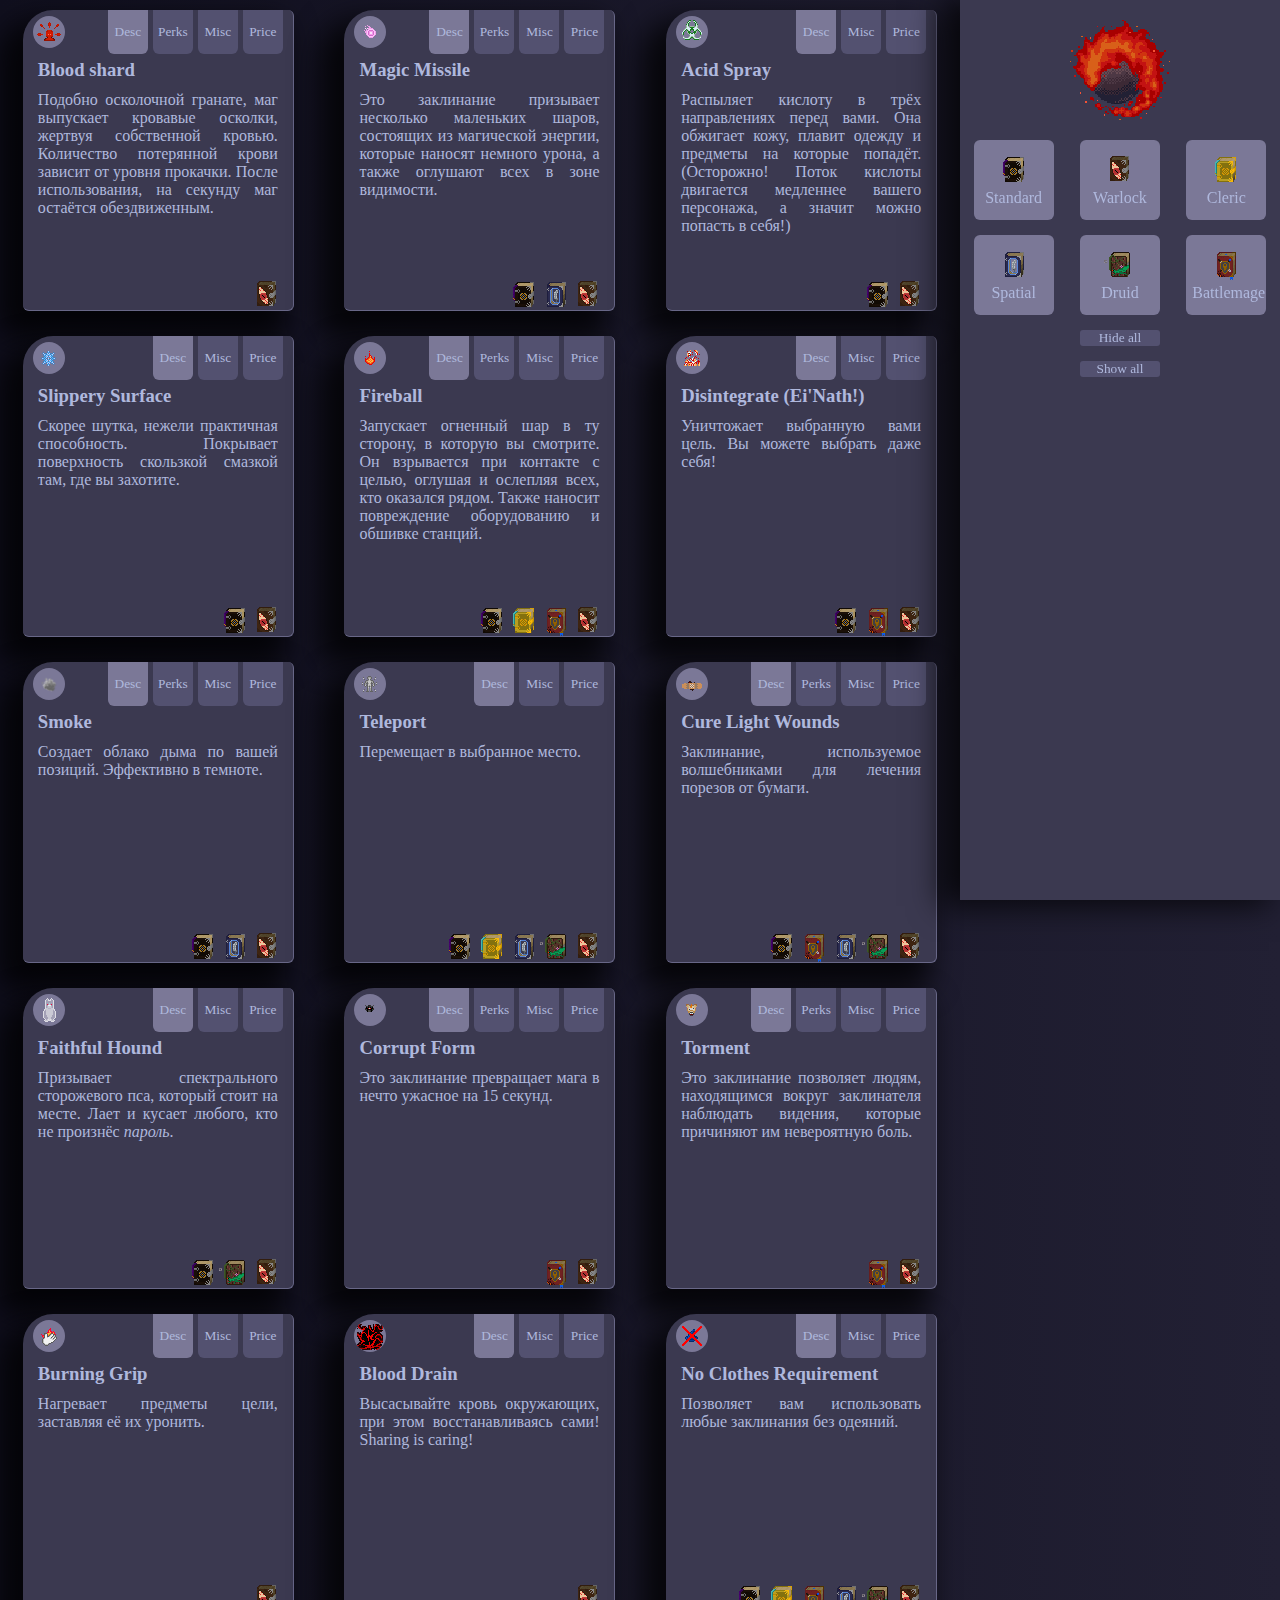
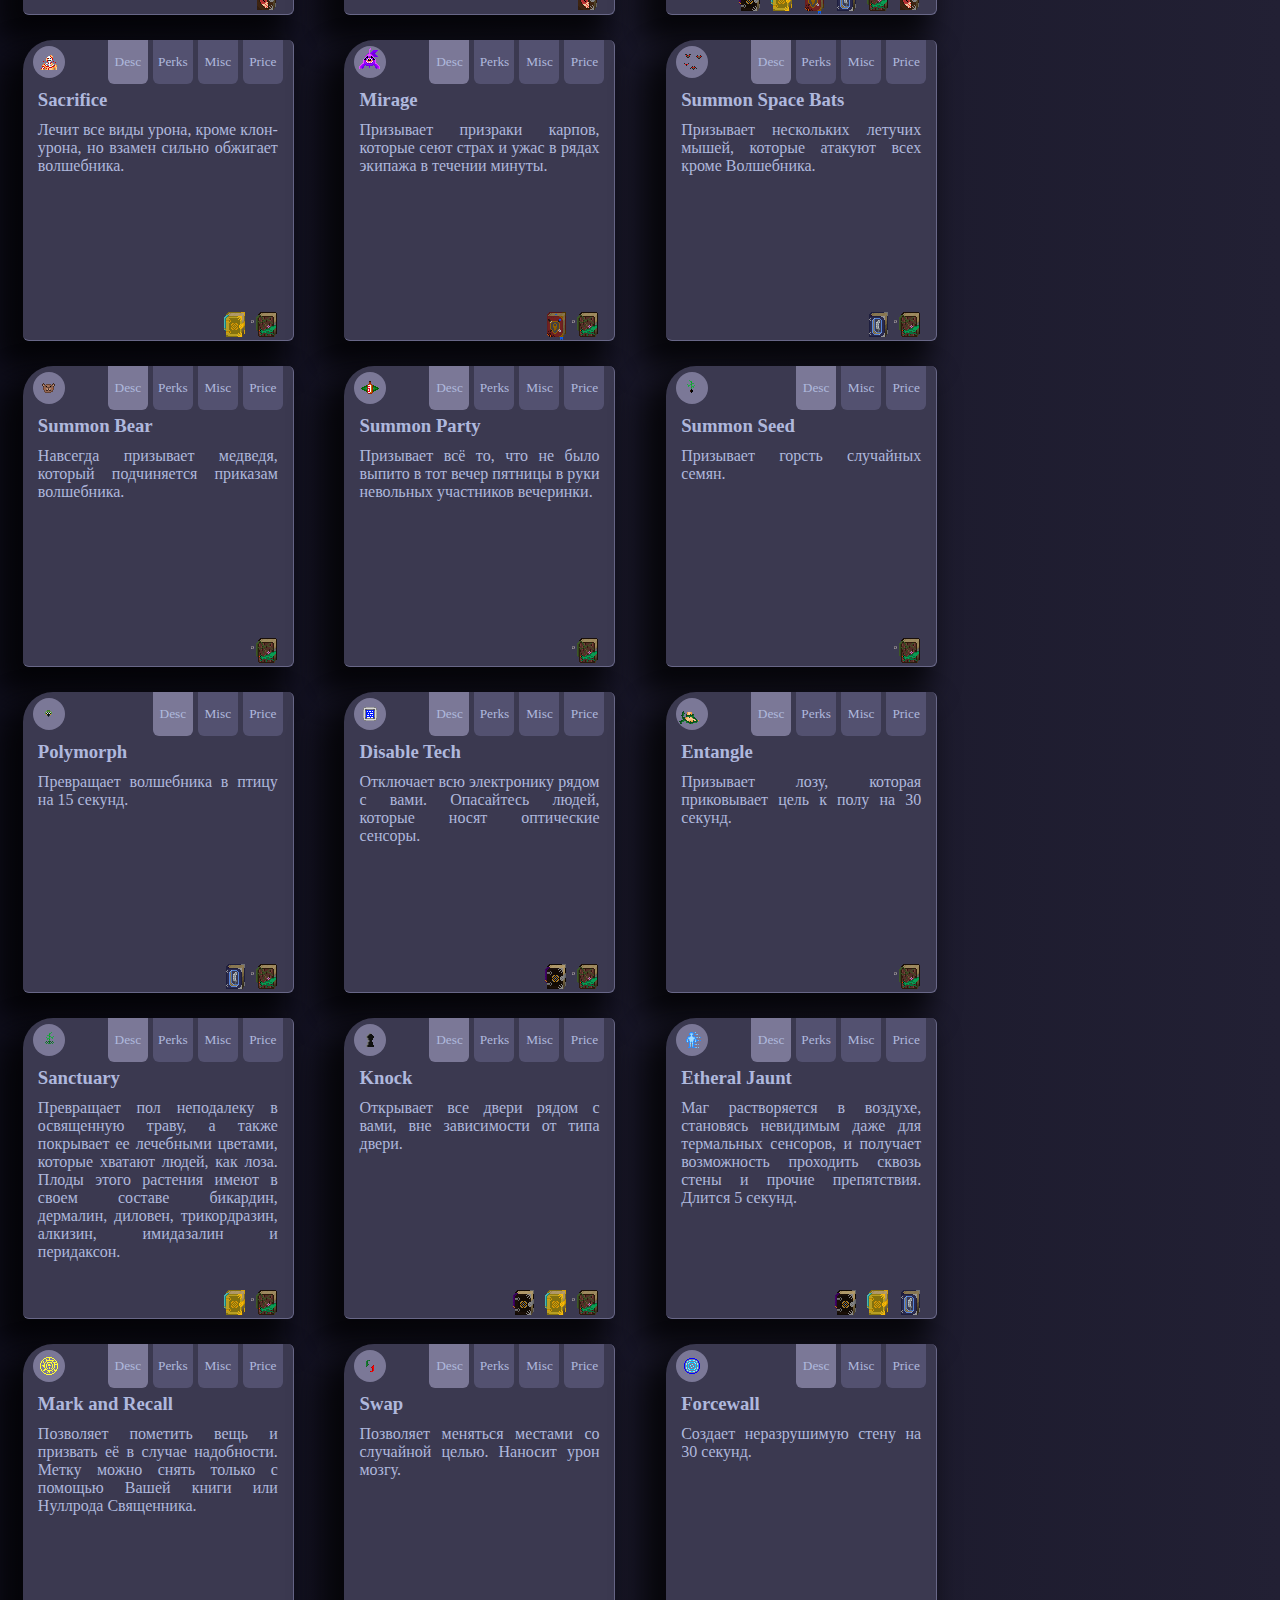
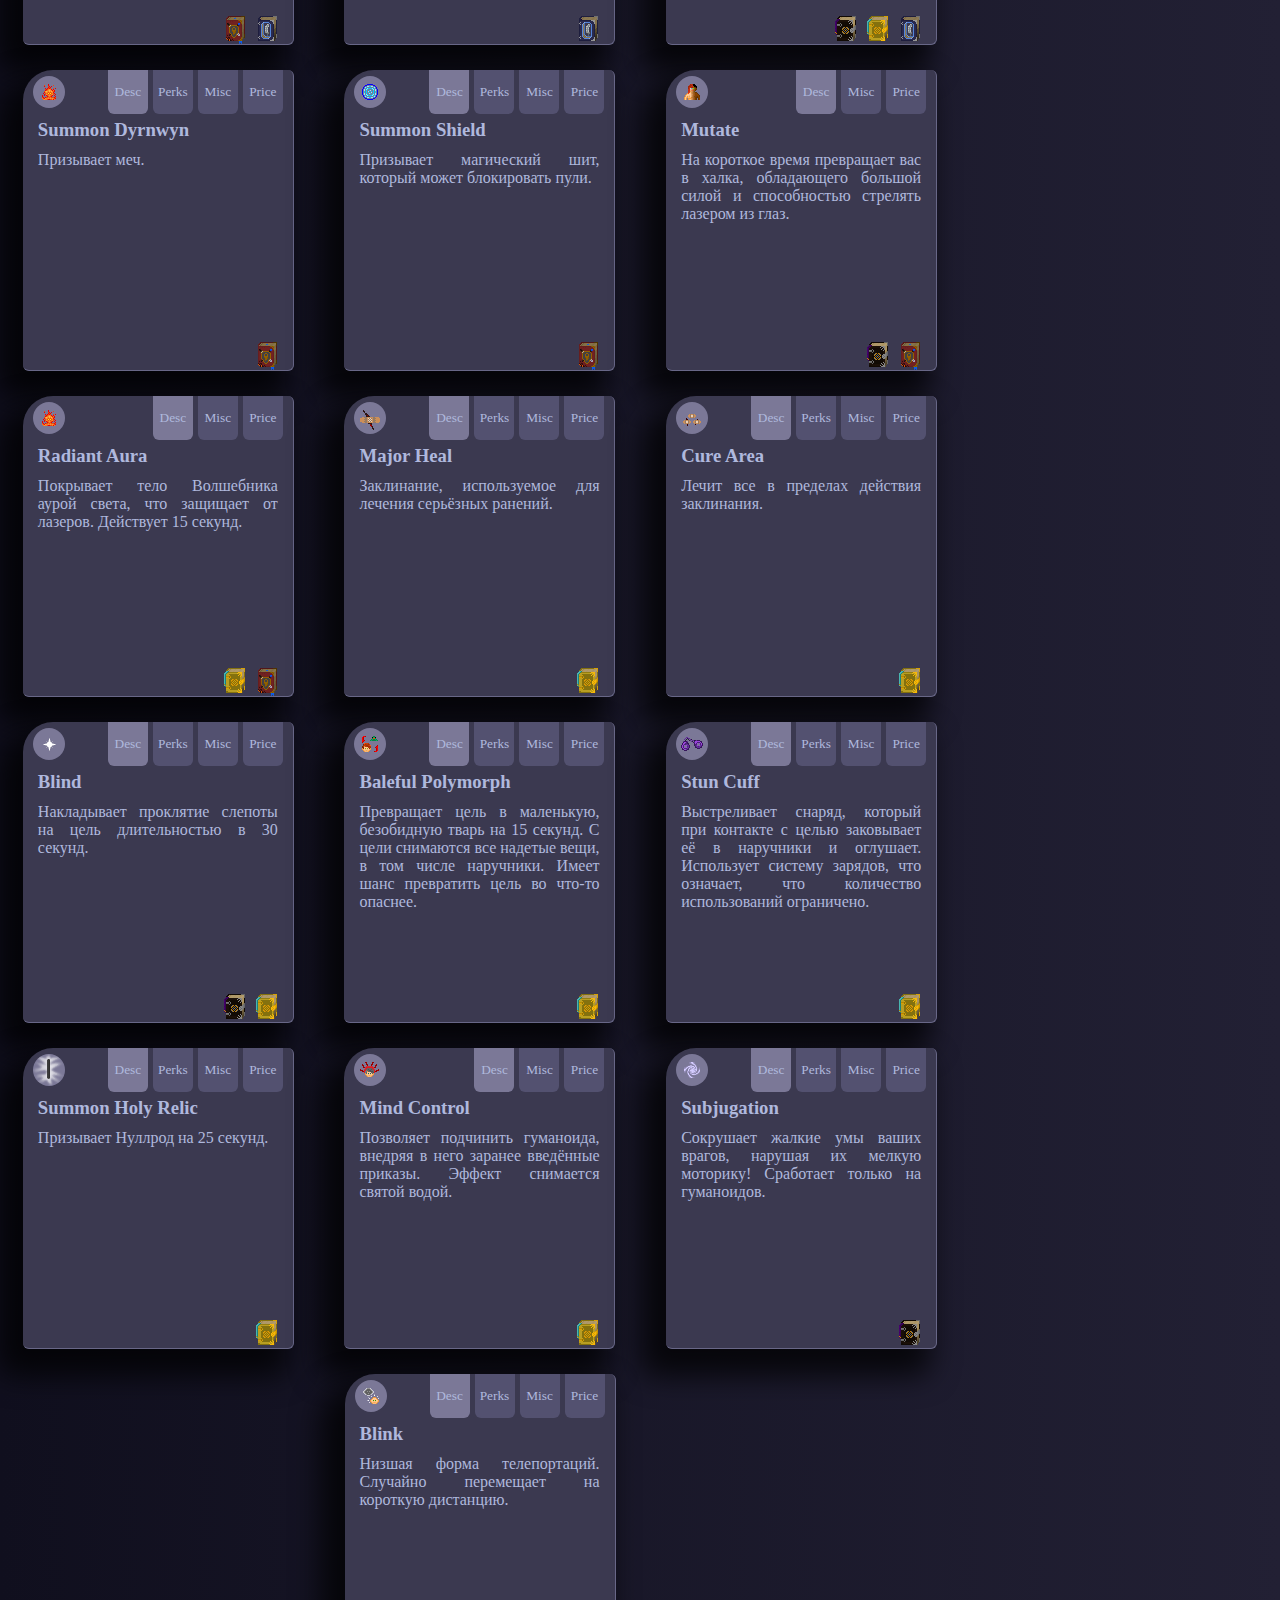
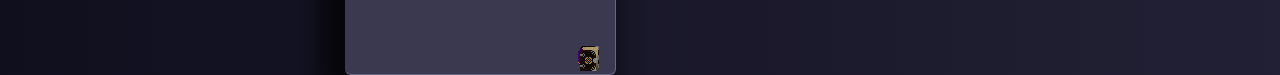
<file: articles/spellbook/spellbook.html>
<!DOCTYPE html>
<html lang="en">
<head>
    <meta charset="UTF-8">
    <meta http-equiv="X-UA-Compatible" content="IE=edge">
    <meta name="viewport" content="width=device-width, initial-scale=1.0">
    <link rel="stylesheet" type="text/css" href="spellbook.css">
    <link rel="icon" href="../../images/onyxlogo.png">
    <script src="spellbook.js" defer></script>
    <title>Spellbook</title>
</head>
<body>
    <div id="book">
        <div class="spell warlock" id="bloodshard">
            <div>
                <div class="header">
                    <img class="icon" src="../../images/spells/bloodshard.png">
                    <div class="tabs">
                        <button class="tab active" onclick="showTab('bloodshard', 'bloodshard-desc')">Desc</button>
                        <button class="tab" onclick="showTab('bloodshard', 'bloodshard-perks')">Perks</button>
                        <button class="tab" onclick="showTab('bloodshard', 'bloodshard-misc')">Misc</button>
                        <button class="tab" onclick="showTab('bloodshard', 'bloodshard-price')">Price</button>
                    </div>
                </div>
                <h3>Blood shard</h3>
                <div id="bloodshard-desc" class="tabcontent desc">
                    <p>Подобно осколочной гранате, маг выпускает кровавые осколки, жертвуя собственной кровью. Количество потерянной крови зависит от уровня прокачки. После использования, на секунду маг остаётся обездвиженным.</p>
                </div>
                <div id="bloodshard-perks" class="tabcontent perks">
                    <p>Первое улучшение повышает урон, а сами осколки теперь нельзя заблокировать мечём или щитом. Второе улучшение ещё сильнее повышает урон, а так же при попадании в цель, возвращает магу две унции крови.</p>
                </div>
                <div id="bloodshard-misc" class="tabcontent misc">
                    <div class="table">
                        <p>Макс. улучшений:</p><p>3</p>
                        <p>Макс. ул. скорости:</p><p>2</p>
                        <p>Макс. ул. мощи:</p><p>2</p>
                        <p>Перезарядка:</p><p>60 (↓0), 2 заряда</p>
                        <p>Нужен костюм:</p><p class="no">нет</p>
                    </div>
                </div>
                <div id="bloodshard-price" class="tabcontent price">
                    <div class="pricetable">
                        <div><img src="../../images/spells/spellbooks/warlock.gif" alt="Warlock tome"><p>1</p></div>
                    </div>
                </div>
            </div>
            <div class="class"><img src="../../images/spells/spellbooks/warlock.gif" alt="Warlock tome"></div>
        </div>
        <div class="spell warlock spatial standard" id="magicmissile">
            <div>
                <div class="header">
                    <img class="icon" src="../../images/spells/magicmissile.png">
                    <div class="tabs">
                        <button class="tab active" onclick="showTab('magicmissile', 'magicmissile-desc')">Desc</button>
                        <button class="tab" onclick="showTab('magicmissile', 'magicmissile-perks')">Perks</button>
                        <button class="tab" onclick="showTab('magicmissile', 'magicmissile-misc')">Misc</button>
                        <button class="tab" onclick="showTab('magicmissile', 'magicmissile-price')">Price</button>
                    </div>
                </div>
                <h3>Magic Missile</h3>
                <div id="magicmissile-desc" class="tabcontent desc">
                    <p>Это заклинание призывает несколько маленьких шаров, состоящих из магической энергии, которые наносят немного урона, а также оглушают всех в зоне видимости.</p>
                </div>
                <div id="magicmissile-perks" class="tabcontent perks">
                    <p>Увеличивает урон от заклинания на 5. На максимальном уровне вместо этого увеличивает длительность оглушения на две секунды.</p>
                </div>
                <div id="magicmissile-misc" class="tabcontent misc">
                    <div class="table">
                        <p>Макс. улучшений:</p><p>3</p>
                        <p>Макс. ул. скорости:</p><p>2</p>
                        <p>Макс. ул. мощи:</p><p>3</p>
                        <p>Перезарядка:</p><p>15 (↓9)</p>
                        <p>Нужен костюм:</p><p class="yes">да</p>
                    </div>
                </div>
                <div id="magicmissile-price" class="tabcontent price">
                    <div class="pricetable">
                        <div><img src="../../images/spells/spellbooks/warlock.gif"><p>1</p></div>
                        <div><img src="../../images/spells/spellbooks/spatial.gif"><p>1</p></div>
                        <div><img src="../../images/spells/spellbooks/standard.png"><p>1</p></div>
                    </div>
                </div>
            </div>
            <div class="class">
                <img src="../../images/spells/spellbooks/warlock.gif">
                <img src="../../images/spells/spellbooks/spatial.gif">
                <img src="../../images/spells/spellbooks/standard.png">
            </div>
        </div>
        <div class="spell warlock standard" id="acidspray">
            <div>
                <div class="header">
                    <img class="icon" src="../../images/spells/acidspray.png">
                    <div class="tabs">
                        <button class="tab active" onclick="showTab('acidspray', 'acidspray-desc')">Desc</button>
                        <!-- <button class="tab" onclick="showTab('acidspray', 'acidspray-perks')">Perks</button> -->
                        <button class="tab" onclick="showTab('acidspray', 'acidspray-misc')">Misc</button>
                        <button class="tab" onclick="showTab('acidspray', 'acidspray-price')">Price</button>
                    </div>
                </div>
                <h3>Acid Spray</h3>
                <div id="acidspray-desc" class="tabcontent desc">
                    <p>Распыляет кислоту в трёх направлениях перед вами. Она обжигает кожу, плавит одежду и предметы на которые попадёт. (Осторожно! Поток кислоты двигается медленнее вашего персонажа, а значит можно попасть в себя!)</p>
                </div>
                <!-- <div id="acidspray-perks" class="tabcontent perks">
                    <p></p>
                </div> -->
                <div id="acidspray-misc" class="tabcontent misc">
                    <div class="table">
                        <p>Макс. улучшений:</p><p>0</p>
                        <p>Макс. ул. скорости:</p><p>0</p>
                        <p>Макс. ул. мощи:</p><p>0</p>
                        <p>Перезарядка:</p><p>60</p>
                        <p>Нужен костюм:</p><p class="no">нет</p>
                    </div>
                </div>
                <div id="acidspray-price" class="tabcontent price">
                    <div class="pricetable">
                        <div><img src="../../images/spells/spellbooks/warlock.gif"><p>1</p></div>
                        <div><img src="../../images/spells/spellbooks/standard.png"><p>1</p></div>
                    </div>
                </div>
            </div>
            <div class="class">
                <img src="../../images/spells/spellbooks/warlock.gif"><img src="../../images/spells/spellbooks/standard.png">
            </div>
        </div>
        <div class="spell warlock standard" id="sliperysurface">
            <div>
                <div class="header">
                    <img class="icon" src="../../images/spells/sliperysurface.png">
                    <div class="tabs">
                        <button class="tab active" onclick="showTab('sliperysurface', 'sliperysurface-desc')">Desc</button>
                        <!-- <button class="tab" onclick="showTab('sliperysurface', 'sliperysurface-perks')">Perks</button> -->
                        <button class="tab" onclick="showTab('sliperysurface', 'sliperysurface-misc')">Misc</button>
                        <button class="tab" onclick="showTab('sliperysurface', 'sliperysurface-price')">Price</button>
                    </div>
                </div>
                <h3>Slippery Surface</h3>
                <div id="sliperysurface-desc" class="tabcontent desc">
                    <p>Скорее шутка, нежели практичная способность. Покрывает поверхность скользкой смазкой там, где вы захотите.</p>
                </div>
                <!-- <div id="sliperysurface-perks" class="tabcontent perks">
                    <p></p>
                </div> -->
                <div id="sliperysurface-misc" class="tabcontent misc">
                    <div class="table">
                        <p>Макс. улучшений:</p><p>0</p>
                        <p>Макс. ул. скорости:</p><p>0</p>
                        <p>Макс. ул. мощи:</p><p>0</p>
                        <!-- <p>Перезарядка:</p><p>N/A</p> -->
                        <p>Нужен костюм:</p><p class="no">нет</p>
                    </div>
                </div>
                <div id="sliperysurface-price" class="tabcontent price">
                    <div class="pricetable">
                        <div><img src="../../images/spells/spellbooks/warlock.gif"><p>1</p></div>
                        <div><img src="../../images/spells/spellbooks/standard.png"><p>1</p></div>
                    </div>
                </div>
            </div>
            <div class="class">
                <img src="../../images/spells/spellbooks/warlock.gif"><img src="../../images/spells/spellbooks/standard.png">
            </div>
        </div>
        <div class="spell warlock battlemage cleric standard" id="fireball">
            <div>
                <div class="header">
                    <img class="icon" src="../../images/spells/fireball.png">
                    <div class="tabs">
                        <button class="tab active" onclick="showTab('fireball', 'fireball-desc')">Desc</button>
                        <button class="tab" onclick="showTab('fireball', 'fireball-perks')">Perks</button>
                        <button class="tab" onclick="showTab('fireball', 'fireball-misc')">Misc</button>
                        <button class="tab" onclick="showTab('fireball', 'fireball-price')">Price</button>
                    </div>
                </div>
                <h3>Fireball</h3>
                <div id="fireball-desc" class="tabcontent desc">
                    <p>
                        Запускает огненный шар в ту сторону, в которую вы смотрите. Он взрывается при контакте с целью, оглушая и ослепляя всех, кто оказался рядом. Также наносит повреждение оборудованию и обшивке станций.
                    </p>
                </div>
                <div id="fireball-perks" class="tabcontent perks">
                    <p>
                        Увеличивает силу взрыва и радиус вспышки.
                    </p>
                </div>
                <div id="fireball-misc" class="tabcontent misc">
                    <div class="table">
                        <p>Макс. улучшений:</p><p>5</p>
                        <p>Макс. ул. скорости:</p><p>0</p>
                        <p>Макс. ул. мощи:</p><p>5</p>
                        <p>Перезарядка:</p><p>10</p>
                        <p>Нужен костюм:</p><p class="no">нет</p>
                    </div>
                </div>
                <div id="fireball-price" class="tabcontent price">
                    <div class="pricetable">
                        <div><img src="../../images/spells/spellbooks/warlock.gif"><p>1</p></div>
                        <div><img src="../../images/spells/spellbooks/battlemage.gif"><p>1</p></div>
                        <div><img src="../../images/spells/spellbooks/cleric.png"><p>2</p></div>
                        <div><img src="../../images/spells/spellbooks/standard.png"><p>1</p></div>
                    </div>
                </div>
            </div>
            <div class="class">
                <img src="../../images/spells/spellbooks/warlock.gif">
                <img src="../../images/spells/spellbooks/battlemage.gif">
                <img src="../../images/spells/spellbooks/cleric.png">
                <img src="../../images/spells/spellbooks/standard.png">
            </div>
        </div>
        <div class="spell warlock battlemage standard" id="disint">
            <div>
                <div class="header">
                    <img class="icon" src="../../images/spells/disint.png">
                    <div class="tabs">
                        <button class="tab active" onclick="showTab('disint', 'disint-desc')">Desc</button>
                        <!-- <button class="tab" onclick="showTab('disint', 'disint-perks')">Perks</button> -->
                        <button class="tab" onclick="showTab('disint', 'disint-misc')">Misc</button>
                        <button class="tab" onclick="showTab('disint', 'disint-price')">Price</button>
                    </div>
                </div>
                <h3>Disintegrate (Ei'Nath!)</h3>
                <div id="disint-desc" class="tabcontent desc">
                    <p>
                        Уничтожает выбранную вами цель. Вы можете выбрать даже себя!
                    </p>
                </div>
                <!-- <div id="disint-perks" class="tabcontent perks">
                    <p>
                        Увеличивает силу взрыва и радиус вспышки.
                    </p>
                </div> -->
                <div id="disint-misc" class="tabcontent misc">
                    <div class="table">
                        <p>Макс. улучшений:</p><p>2</p>
                        <p>Макс. ул. скорости:</p><p>2</p>
                        <p>Макс. ул. мощи:</p><p>0</p>
                        <p>Перезарядка:</p><p>180 (↓90)</p>
                        <p>Нужен костюм:</p><p class="yes">да</p>
                    </div>
                </div>
                <div id="disint-price" class="tabcontent price">
                    <div class="pricetable">
                        <div><img src="../../images/spells/spellbooks/warlock.gif"><p>2</p></div>
                        <div><img src="../../images/spells/spellbooks/battlemage.gif"><p>2</p></div>
                        <div><img src="../../images/spells/spellbooks/standard.png"><p>2</p></div>
                    </div>
                </div>
            </div>
            <div class="class">
                <img src="../../images/spells/spellbooks/warlock.gif">
                <img src="../../images/spells/spellbooks/battlemage.gif">
                <img src="../../images/spells/spellbooks/standard.png">
            </div>
        </div>
        <div class="spell warlock spatial standard" id="smoke">
            <div>
                <div class="header">
                    <img class="icon" src="../../images/spells/smoke.png">
                    <div class="tabs">
                        <button class="tab active" onclick="showTab('smoke', 'smoke-desc')">Desc</button>
                        <button class="tab" onclick="showTab('smoke', 'smoke-perks')">Perks</button>
                        <button class="tab" onclick="showTab('smoke', 'smoke-misc')">Misc</button>
                        <button class="tab" onclick="showTab('smoke', 'smoke-price')">Price</button>
                    </div>
                </div>
                <h3>Smoke</h3>
                <div id="smoke-desc" class="tabcontent desc">
                    <p>
                        Создает облако дыма по вашей позиций. Эффективно в темноте.
                    </p>
                </div>
                <div id="smoke-perks" class="tabcontent perks">
                    <p>
                        Увеличивает количество облаков дыма.
                    </p>
                </div>
                <div id="smoke-misc" class="tabcontent misc">
                    <div class="table">
                        <p>Макс. улучшений:</p><p>3</p>
                        <p>Макс. ул. скорости:</p><p>3</p>
                        <p>Макс. ул. мощи:</p><p>2</p>
                        <p>Перезарядка:</p><p>12 (↓2)</p>
                        <p>Нужен костюм:</p><p class="no">нет</p>
                    </div>
                </div>
                <div id="smoke-price" class="tabcontent price">
                    <div class="pricetable">
                        <div><img src="../../images/spells/spellbooks/warlock.gif"><p>1</p></div>
                        <div><img src="../../images/spells/spellbooks/spatial.gif"><p>1</p></div>
                        <div><img src="../../images/spells/spellbooks/standard.png"><p>1</p></div>
                    </div>
                </div>
            </div>
            <div class="class">
                <img src="../../images/spells/spellbooks/warlock.gif">
                <img src="../../images/spells/spellbooks/spatial.gif">
                <img src="../../images/spells/spellbooks/standard.png">
            </div>
        </div>
        <div class="spell warlock druid spatial cleric standard" id="teleport">
            <div>
                <div class="header">
                    <img class="icon" src="../../images/spells/teleport.png">
                    <div class="tabs">
                        <button class="tab active" onclick="showTab('teleport', 'teleport-desc')">Desc</button>
                        <!-- <button class="tab" onclick="showTab('teleport', 'teleport-perks')">Perks</button> -->
                        <button class="tab" onclick="showTab('teleport', 'teleport-misc')">Misc</button>
                        <button class="tab" onclick="showTab('teleport', 'teleport-price')">Price</button>
                    </div>
                </div>
                <h3>Teleport</h3>
                <div id="teleport-desc" class="tabcontent desc">
                    <p>
                        Перемещает в выбранное место.
                    </p>
                </div>
                <!-- <div id="teleport-perks" class="tabcontent perks">
                    <p>
                        Увеличивает количество облаков дыма.
                    </p>
                </div> -->
                <div id="teleport-misc" class="tabcontent misc">
                    <div class="table">
                        <p>Макс. улучшений:</p><p>4</p>
                        <p>Макс. ул. скорости:</p><p>2</p>
                        <p>Макс. ул. мощи:</p><p>0</p>
                        <p>Перезарядка:</p><p>60 (↓20)</p>
                        <p>Нужен костюм:</p><p class="yes">да</p>
                    </div>
                </div>
                <div id="teleport-price" class="tabcontent price">
                    <div class="pricetable">
                        <div><img src="../../images/spells/spellbooks/warlock.gif"><p>1</p></div>
                        <div><img src="../../images/spells/spellbooks/druid.gif"><p>2</p></div>
                        <div><img src="../../images/spells/spellbooks/spatial.gif"><p>1</p></div>
                        <div><img src="../../images/spells/spellbooks/cleric.png"><p>2</p></div>
                        <div><img src="../../images/spells/spellbooks/standard.png"><p>1</p></div>
                    </div>
                </div>
            </div>
            <div class="class">
                <img src="../../images/spells/spellbooks/warlock.gif">
                <img src="../../images/spells/spellbooks/druid.gif" >
                <img src="../../images/spells/spellbooks/spatial.gif">
                <img src="../../images/spells/spellbooks/cleric.png">
                <img src="../../images/spells/spellbooks/standard.png">
            </div>
        </div>
        <div class="spell warlock druid spatial battlemage standard" id="minorheal">
            <div>
                <div class="header">
                    <img class="icon" src="../../images/spells/minorheal.png">
                    <div class="tabs">
                        <button class="tab active" onclick="showTab('minorheal', 'minorheal-desc')">Desc</button>
                        <button class="tab" onclick="showTab('minorheal', 'minorheal-perks')">Perks</button>
                        <button class="tab" onclick="showTab('minorheal', 'minorheal-misc')">Misc</button>
                        <button class="tab" onclick="showTab('minorheal', 'minorheal-price')">Price</button>
                    </div>
                </div>
                <h3>Cure Light Wounds</h3>
                <div id="minorheal-desc" class="tabcontent desc">
                    <p>
                        Заклинание, используемое волшебниками для лечения порезов от бумаги.
                    </p>
                </div>
                <div id="minorheal-perks" class="tabcontent perks">
                    <p>
                        Усиливает лечебный потенциал заклинания.
                    </p>
                </div>
                <div id="minorheal-misc" class="tabcontent misc">
                    <div class="table">
                        <p>Макс. улучшений:</p><p>2</p>
                        <p>Макс. ул. скорости:</p><p>1</p>
                        <p>Макс. ул. мощи:</p><p>2</p>
                        <p>Перезарядка:</p><p>20 (↓15)</p>
                        <p>Нужен костюм:</p><p class="no">нет</p>
                    </div>
                </div>
                <div id="minorheal-price" class="tabcontent price">
                    <div class="pricetable">
                        <div><img src="../../images/spells/spellbooks/warlock.gif"><p>1</p></div>
                        <div><img src="../../images/spells/spellbooks/druid.gif"><p>1</p></div>
                        <div><img src="../../images/spells/spellbooks/spatial.gif"><p>1</p></div>
                        <div><img src="../../images/spells/spellbooks/battlemage.gif"><p>2</p></div>
                        <div><img src="../../images/spells/spellbooks/standard.png"><p>1</p></div>
                    </div>
                </div>
            </div>
            <div class="class">
                <img src="../../images/spells/spellbooks/warlock.gif">
                <img src="../../images/spells/spellbooks/druid.gif" >
                <img src="../../images/spells/spellbooks/spatial.gif">
                <img src="../../images/spells/spellbooks/battlemage.gif">
                <img src="../../images/spells/spellbooks/standard.png">
            </div>
        </div>
        <div class="spell warlock druid standard" id="hound">
            <div>
                <div class="header">
                    <img class="icon" src="../../images/spells/hound.png">
                    <div class="tabs">
                        <button class="tab active" onclick="showTab('hound', 'hound-desc')">Desc</button>
                        <!-- <button class="tab" onclick="showTab('hound', 'hound-perks')">Perks</button> -->
                        <button class="tab" onclick="showTab('hound', 'hound-misc')">Misc</button>
                        <button class="tab" onclick="showTab('hound', 'hound-price')">Price</button>
                    </div>
                </div>
                <h3>Faithful Hound</h3>
                <div id="hound-desc" class="tabcontent desc">
                    <p>
                        Призывает спектрального сторожевого пса, который стоит на месте. Лает и кусает любого, кто не произнёс <i>пароль</i>.
                    </p>
                </div>
                <!-- <div id="hound-perks" class="tabcontent perks">
                    <p>
                        Усиливает лечебный потенциал заклинания.
                    </p>
                </div> -->
                <div id="hound-misc" class="tabcontent misc">
                    <div class="table">
                        <p>Макс. улучшений:</p><p>3</p>
                        <p>Макс. ул. скорости:</p><p>3</p>
                        <p>Макс. ул. мощи:</p><p>0</p>
                        <p>Перезарядка:</p><p>60 (↓15)</p>
                        <p>Нужен костюм:</p><p class="yes">да</p>
                    </div>
                </div>
                <div id="hound-price" class="tabcontent price">
                    <div class="pricetable">
                        <div><img src="../../images/spells/spellbooks/warlock.gif"><p>1</p></div>
                        <div><img src="../../images/spells/spellbooks/druid.gif"><p>1</p></div>
                        <div><img src="../../images/spells/spellbooks/standard.png"><p>1</p></div>
                    </div>
                </div>
            </div>
            <div class="class">
                <img src="../../images/spells/spellbooks/warlock.gif">
                <img src="../../images/spells/spellbooks/druid.gif" >
                <img src="../../images/spells/spellbooks/standard.png">
            </div>
        </div>
        <div class="spell warlock battlemage" id="corrupt">
            <div>
                <div class="header">
                    <img class="icon" src="../../images/spells/corrupt.png">
                    <div class="tabs">
                        <button class="tab active" onclick="showTab('corrupt', 'corrupt-desc')">Desc</button>
                        <button class="tab" onclick="showTab('corrupt', 'corrupt-perks')">Perks</button>
                        <button class="tab" onclick="showTab('corrupt', 'corrupt-misc')">Misc</button>
                        <button class="tab" onclick="showTab('corrupt', 'corrupt-price')">Price</button>
                    </div>
                </div>
                <h3>Corrupt Form</h3>
                <div id="corrupt-desc" class="tabcontent desc">
                    <p>
                        Это заклинание превращает мага в нечто ужасное на 15 секунд.
                    </p>
                </div>
                <div id="corrupt-perks" class="tabcontent perks">
                    <p>
                        Удваивает время действия после первого улучшения.<br>Последующее улучшение <b>навсегда</b> лишит возможности выйти из этой формы после превращения, взамен одарив заклинателя её более сильной формой.
                    </p>
                </div>
                <div id="corrupt-misc" class="tabcontent misc">
                    <div class="table">
                        <p>Макс. улучшений:</p><p>3</p>
                        <p>Макс. ул. скорости:</p><p>1</p>
                        <p>Макс. ул. мощи:</p><p>2</p>
                        <p>Перезарядка:</p><p>120 (↓60)</p>
                        <p>Нужен костюм:</p><p class="no">нет</p>
                    </div>
                </div>
                <div id="corrupt-price" class="tabcontent price">
                    <div class="pricetable">
                        <div><img src="../../images/spells/spellbooks/warlock.gif"><p>1</p></div>
                        <div><img src="../../images/spells/spellbooks/battlemage.gif"><p>1</p></div>
                    </div>
                </div>
            </div>
            <div class="class">
                <img src="../../images/spells/spellbooks/warlock.gif">
                <img src="../../images/spells/spellbooks/battlemage.gif">
            </div>
        </div>
        <div class="spell warlock battlemage" id="torment">
            <div>
                <div class="header">
                    <img class="icon" src="../../images/spells/torment.png">
                    <div class="tabs">
                        <button class="tab active" onclick="showTab('torment', 'torment-desc')">Desc</button>
                        <button class="tab" onclick="showTab('torment', 'torment-perks')">Perks</button>
                        <button class="tab" onclick="showTab('torment', 'torment-misc')">Misc</button>
                        <button class="tab" onclick="showTab('torment', 'torment-price')">Price</button>
                    </div>
                </div>
                <h3>Torment</h3>
                <div id="torment-desc" class="tabcontent desc">
                    <p>
                        Это заклинание позволяет людям, находящимся вокруг заклинателя наблюдать видения, которые причиняют им невероятную боль.
                    </p>
                </div>
                <div id="torment-perks" class="tabcontent perks">
                    <p>
                        Удваивает, утраивает, а затем и учетверяет причиняемую боль.
                    </p>
                </div>
                <div id="torment-misc" class="tabcontent misc">
                    <div class="table">
                        <p>Макс. улучшений:</p><p>3</p>
                        <p>Макс. ул. скорости:</p><p>0</p>
                        <p>Макс. ул. мощи:</p><p>3</p>
                        <p>Перезарядка:</p><p>15</p>
                        <p>Нужен костюм:</p><p class="yes">да</p>
                    </div>
                </div>
                <div id="corrupt-price" class="tabcontent price">
                    <div class="pricetable">
                        <div><img src="../../images/spells/spellbooks/warlock.gif"><p>1</p></div>
                        <div><img src="../../images/spells/spellbooks/battlemage.gif"><p>1</p></div>
                    </div>
                </div>
            </div>
            <div class="class"><img src="../../images/spells/spellbooks/warlock.gif"><img src="../../images/spells/spellbooks/battlemage.gif"></div>
        </div>
        <div class="spell warlock" id="burn">
            <div>
                <div class="header">
                    <img class="icon" src="../../images/spells/burn.png">
                    <div class="tabs">
                        <button class="tab active" onclick="showTab('burn', 'burn-desc')">Desc</button>
                        <!-- <button class="tab" onclick="showTab('burn', 'burn-perks')">Perks</button> -->
                        <button class="tab" onclick="showTab('burn', 'burn-misc')">Misc</button>
                        <button class="tab" onclick="showTab('burn', 'burn-price')">Price</button>
                    </div>
                </div>
                <h3>Burning Grip</h3>
                <div id="burn-desc" class="tabcontent desc">
                    <p>
                        Нагревает предметы цели, заставляя её их уронить.
                    </p>
                </div>
                <!-- <div id="burn-perks" class="tabcontent perks">
                    <p>
                        Удваивает, утраивает, а затем и учетверяет причиняемую боль.
                    </p>
                </div> -->
                <div id="burn-misc" class="tabcontent misc">
                    <div class="table">
                        <p>Макс. улучшений:</p><p>0</p>
                        <p>Макс. ул. скорости:</p><p>0</p>
                        <p>Макс. ул. мощи:</p><p>0</p>
                        <!-- <p>Перезарядка:</p><p>15</p> -->
                        <p>Нужен костюм:</p><p class="no">нет</p>
                    </div>
                </div>
                <div id="burn-price" class="tabcontent price">
                    <div class="pricetable">
                        <div><img src="../../images/spells/spellbooks/warlock.gif"><p>1</p></div>
                    </div>
                </div>
            </div>
            <div class="class">
                <img src="../../images/spells/spellbooks/warlock.gif">
            </div>
        </div>
        <div class="spell warlock" id="blooddrain">
            <div>
                <div class="header">
                    <img class="icon" src="../../images/spells/blooddrain.png">
                    <div class="tabs">
                        <button class="tab active" onclick="showTab('blooddrain', 'blooddrain-desc')">Desc</button>
                        <!-- <button class="tab" onclick="showTab('blooddrain', 'blooddrain-perks')">Perks</button> -->
                        <button class="tab" onclick="showTab('blooddrain', 'blooddrain-misc')">Misc</button>
                        <button class="tab" onclick="showTab('blooddrain', 'blooddrain-price')">Price</button>
                    </div>
                </div>
                <h3>Blood Drain</h3>
                <div id="blooddrain-desc" class="tabcontent desc">
                    <p>
                        Высасывайте кровь окружающих, при этом восстанавливаясь сами! Sharing is caring!
                    </p>
                </div>
                <!-- <div id="blooddrain-perks" class="tabcontent perks">
                    <p>
                        Удваивает, утраивает, а затем и учетверяет причиняемую боль.
                    </p>
                </div> -->
                <div id="blooddrain-misc" class="tabcontent misc">
                    <div class="table">
                        <p>Макс. улучшений:</p><p>0</p>
                        <p>Макс. ул. скорости:</p><p>0</p>
                        <p>Макс. ул. мощи:</p><p>0</p>
                        <p>Перезарядка:</p><p>60</p>
                        <p>Нужен костюм:</p><p class="yes">да</p>
                    </div>
                </div>
                <div id="blooddrain-price" class="tabcontent price">
                    <div class="pricetable">
                        <div><img src="../../images/spells/spellbooks/warlock.gif"><p>1</p></div>
                    </div>
                </div>
            </div>
            <div class="class">
                <img src="../../images/spells/spellbooks/warlock.gif">
            </div>
        </div>
        <div class="spell warlock druid spatial battlemage cleric standard" id="noclothes">
            <div>
                <div class="header">
                    <img class="icon" src="../../images/spells/noclothes.png">
                    <div class="tabs">
                        <button class="tab active" onclick="showTab('noclothes', 'noclothes-desc')">Desc</button>
                        <!-- <button class="tab" onclick="showTab('noclothes', 'noclothes-perks')">Perks</button> -->
                        <button class="tab" onclick="showTab('noclothes', 'noclothes-misc')">Misc</button>
                        <button class="tab" onclick="showTab('noclothes', 'noclothes-price')">Price</button>
                    </div>
                </div>
                <h3>No Clothes Requirement</h3>
                <div id="noclothes-desc" class="tabcontent desc">
                    <p>
                        Позволяет вам использовать любые заклинания без одеяний.
                    </p>
                </div>
                <!-- <div id="noclothes-perks" class="tabcontent perks">
                    <p>
                        Удваивает, утраивает, а затем и учетверяет причиняемую боль.
                    </p>
                </div> -->
                <div id="noclothes-misc" class="tabcontent misc">
                    <div class="table">
                        <p>Макс. улучшений:</p><p>0</p>
                        <p>Макс. ул. скорости:</p><p>0</p>
                        <p>Макс. ул. мощи:</p><p>0</p>
                        <!-- <p>Перезарядка:</p><p>60</p> -->
                        <p>Нужен костюм:</p><p class="no">нет</p>
                    </div>
                </div>
                <div id="noclothes-price" class="tabcontent price">
                    <div class="pricetable">
                        <div><img src="../../images/spells/spellbooks/warlock.gif"><p>3</p></div>
                        <div><img src="../../images/spells/spellbooks/druid.gif"><p>3</p></div>
                        <div><img src="../../images/spells/spellbooks/spatial.gif"><p>3</p></div>
                        <div><img src="../../images/spells/spellbooks/battlemage.gif"><p>3</p></div>
                        <div><img src="../../images/spells/spellbooks/cleric.png"><p>3</p></div>
                        <div><img src="../../images/spells/spellbooks/standard.png"><p>3</p></div>
                    </div>
                </div>
            </div>
            <div class="class">
                <img src="../../images/spells/spellbooks/warlock.gif">
                <img src="../../images/spells/spellbooks/druid.gif" >
                <img src="../../images/spells/spellbooks/spatial.gif">
                <img src="../../images/spells/spellbooks/battlemage.gif">
                <img src="../../images/spells/spellbooks/cleric.png">
                <img src="../../images/spells/spellbooks/standard.png">
            </div>
        </div>
        <div class="spell druid cleric" id="sacrifice">
            <div>
                <div class="header">
                    <img class="icon" src="../../images/spells/sacrifice.png">
                    <div class="tabs">
                        <button class="tab active" onclick="showTab('sacrifice', 'sacrifice-desc')">Desc</button>
                        <button class="tab" onclick="showTab('sacrifice', 'sacrifice-perks')">Perks</button>
                        <button class="tab" onclick="showTab('sacrifice', 'sacrifice-misc')">Misc</button>
                        <button class="tab" onclick="showTab('sacrifice', 'sacrifice-price')">Price</button>
                    </div>
                </div>
                <h3>Sacrifice</h3>
                <div id="sacrifice-desc" class="tabcontent desc">
                    <p>
                        Лечит все виды урона, кроме клон-урона, но взамен сильно обжигает волшебника.
                    </p>
                </div>
                <div id="sacrifice-perks" class="tabcontent perks">
                    <p>
                        Заклинание теперь лечит органы и мозг, также выводя радиацию из организма цели.
                    </p>
                </div>
                <div id="sacrifice-misc" class="tabcontent misc">
                    <div class="table">
                        <p>Макс. улучшений:</p><p>1</p>
                        <p>Макс. ул. скорости:</p><p>0</p>
                        <p>Макс. ул. мощи:</p><p>1</p>
                        <!-- <p>Перезарядка:</p><p>60</p> -->
                        <p>Нужен костюм:</p><p class="no">нет</p>
                    </div>
                </div>
                <div id="sacrifice-price" class="tabcontent price">
                    <div class="pricetable">
                        <div><img src="../../images/spells/spellbooks/druid.gif"><p>1</p></div>
                        <div><img src="../../images/spells/spellbooks/cleric.png"><p>1</p></div>
                    </div>
                </div>
            </div>
            <div class="class">
                <img src="../../images/spells/spellbooks/druid.gif">
                <img src="../../images/spells/spellbooks/cleric.png">
            </div>
        </div>
        <div class="spell druid battlemage" id="mirage">
            <div>
                <div class="header">
                    <img class="icon" src="../../images/spells/mirage.png">
                    <div class="tabs">
                        <button class="tab active" onclick="showTab('mirage', 'mirage-desc')">Desc</button>
                        <button class="tab" onclick="showTab('mirage', 'mirage-perks')">Perks</button>
                        <button class="tab" onclick="showTab('mirage', 'mirage-misc')">Misc</button>
                        <button class="tab" onclick="showTab('mirage', 'mirage-price')">Price</button>
                    </div>
                </div>
                <h3>Mirage</h3>
                <div id="mirage-desc" class="tabcontent desc">
                    <p>
                        Призывает призраки карпов, которые сеют страх и ужас в рядах экипажа в течении минуты.
                    </p>
                </div>
                <div id="mirage-perks" class="tabcontent perks">
                    <p>
                        Увеличивает количество карпов.
                    </p>
                </div>
                <div id="mirage-misc" class="tabcontent misc">
                    <div class="table">
                        <p>Макс. улучшений:</p><p>4</p>
                        <p>Макс. ул. скорости:</p><p>1</p>
                        <p>Макс. ул. мощи:</p><p>3</p>
                        <p>Перезарядка:</p><p>120 (↓60)</p>
                        <p>Нужен костюм:</p><p class="yes">да</p>
                    </div>
                </div>
                <div id="mirage-price" class="tabcontent price">
                    <div class="pricetable">
                        <div><img src="../../images/spells/spellbooks/druid.gif"><p>1</p></div>
                        <div><img src="../../images/spells/spellbooks/battlemage.gif"><p>1</p></div>
                    </div>
                </div>
            </div>
            <div class="class">
                <img src="../../images/spells/spellbooks/druid.gif">
                <img src="../../images/spells/spellbooks/battlemage.gif">
            </div>
        </div>
        <div class="spell druid spatial" id="bats">
            <div>
                <div class="header">
                    <img class="icon" src="../../images/spells/bats.png">
                    <div class="tabs">
                        <button class="tab active" onclick="showTab('bats', 'bats-desc')">Desc</button>
                        <button class="tab" onclick="showTab('bats', 'bats-perks')">Perks</button>
                        <button class="tab" onclick="showTab('bats', 'bats-misc')">Misc</button>
                        <button class="tab" onclick="showTab('bats', 'bats-price')">Price</button>
                    </div>
                </div>
                <h3>Summon Space Bats</h3>
                <div id="bats-desc" class="tabcontent desc">
                    <p>
                        Призывает нескольких летучих мышей, которые атакуют всех кроме Волшебника.
                    </p>
                </div>
                <div id="bats-perks" class="tabcontent perks">
                    <p>
                        Увеличивает силу и живучесть призванных мышей.
                    </p>
                </div>
                <div id="bats-misc" class="tabcontent misc">
                    <div class="table">
                        <p>Макс. улучшений:</p><p>3</p>
                        <p>Макс. ул. скорости:</p><p>2</p>
                        <p>Макс. ул. мощи:</p><p>3</p>
                        <p>Перезарядка:</p><p>120 (↓60)</p>
                        <p>Нужен костюм:</p><p class="yes">да</p>
                    </div>
                </div>
                <div id="bats-price" class="tabcontent price">
                    <div class="pricetable">
                        <div><img src="../../images/spells/spellbooks/druid.gif"><p>1</p></div>
                        <div><img src="../../images/spells/spellbooks/spatial.gif"><p>3</p></div>
                    </div>
                </div>
            </div>
            <div class="class">
                <img src="../../images/spells/spellbooks/druid.gif">
                <img src="../../images/spells/spellbooks/spatial.gif">
            </div>
        </div>
        <div class="spell druid" id="bear">
            <div>
                <div class="header">
                    <img class="icon" src="../../images/spells/bear.png">
                    <div class="tabs">
                        <button class="tab active" onclick="showTab('bear', 'bear-desc')">Desc</button>
                        <button class="tab" onclick="showTab('bear', 'bear-perks')">Perks</button>
                        <button class="tab" onclick="showTab('bear', 'bear-misc')">Misc</button>
                        <button class="tab" onclick="showTab('bear', 'bear-price')">Price</button>
                    </div>
                </div>
                <h3>Summon Bear</h3>
                <div id="bear-desc" class="tabcontent desc">
                    <p>
                        Навсегда призывает медведя, который подчиняется приказам волшебника.
                    </p>
                </div>
                <div id="bear-perks" class="tabcontent perks">
                    <p>
                        Каждый пункт делает медведя сильнее.
                    </p>
                </div>
                <div id="bear-misc" class="tabcontent misc">
                    <div class="table">
                        <p>Макс. улучшений:</p><p>4</p>
                        <p>Макс. ул. скорости:</p><p>0</p>
                        <p>Макс. ул. мощи:</p><p>4</p>
                        <p>Перезарядка:</p><p>300</p>
                        <p>Нужен костюм:</p><p class="yes">да</p>
                    </div>
                </div>
                <div id="bear-price" class="tabcontent price">
                    <div class="pricetable">
                        <div><img src="../../images/spells/spellbooks/druid.gif"><p>1</p></div>
                    </div>
                </div>
            </div>
            <div class="class">
                <img src="../../images/spells/spellbooks/druid.gif">
            </div>
        </div>
        <div class="spell druid" id="party">
            <div>
                <div class="header">
                    <img class="icon" src="../../images/spells/party.png">
                    <div class="tabs">
                        <button class="tab active" onclick="showTab('party', 'party-desc')">Desc</button>
                        <button class="tab" onclick="showTab('party', 'party-perks')">Perks</button>
                        <button class="tab" onclick="showTab('party', 'party-misc')">Misc</button>
                        <button class="tab" onclick="showTab('party', 'party-price')">Price</button>
                    </div>
                </div>
                <h3>Summon Party</h3>
                <div id="party-desc" class="tabcontent desc">
                    <p>
                        Призывает всё то, что не было выпито в тот вечер пятницы в руки невольных участников вечеринки.
                    </p>
                </div>
                <div id="party-perks" class="tabcontent perks">
                    <p>
                        После первого улучшения, выдает ещё и по крендельку каждому из тусовщиков. После второго заменяет пиво на абсент и выдает каждому магическую шляпу для вечеринок.
                    </p>
                </div>
                <div id="party-misc" class="tabcontent misc">
                    <div class="table">
                        <p>Макс. улучшений:</p><p>3</p>
                        <p>Макс. ул. скорости:</p><p>1</p>
                        <p>Макс. ул. мощи:</p><p>2</p>
                        <p>Перезарядка:</p><p>90 (↓60)</p>
                        <p>Нужен костюм:</p><p class="no">нет</p>
                    </div>
                </div>
                <div id="party-price" class="tabcontent price">
                    <div class="pricetable">
                        <div><img src="../../images/spells/spellbooks/druid.gif"><p>1</p></div>
                    </div>
                </div>
            </div>
            <div class="class">
                <img src="../../images/spells/spellbooks/druid.gif">
            </div>
        </div>
        <div class="spell druid" id="seed">
            <div>
                <div class="header">
                    <img class="icon" src="../../images/spells/seed.png">
                    <div class="tabs">
                        <button class="tab active" onclick="showTab('seed', 'seed-desc')">Desc</button>
                        <!-- <button class="tab" onclick="showTab('seed', 'seed-perks')">Perks</button> -->
                        <button class="tab" onclick="showTab('seed', 'seed-misc')">Misc</button>
                        <button class="tab" onclick="showTab('seed', 'seed-price')">Price</button>
                    </div>
                </div>
                <h3>Summon Seed</h3>
                <div id="seed-desc" class="tabcontent desc">
                    <p>
                        Призывает горсть случайных семян.
                    </p>
                </div>
                <!-- <div id="seed-perks" class="tabcontent perks">
                    <p>
                        Увеличивает силу и живучесть призванных мышей.
                    </p>
                </div> -->
                <div id="seed-misc" class="tabcontent misc">
                    <div class="table">
                        <p>Макс. улучшений:</p><p>3</p>
                        <p>Макс. ул. скорости:</p><p>3</p>
                        <p>Макс. ул. мощи:</p><p>0</p>
                        <p>Перезарядка:</p><p>60 (↓20)</p>
                        <p>Нужен костюм:</p><p class="yes">да</p>
                    </div>
                </div>
                <div id="seed-price" class="tabcontent price">
                    <div class="pricetable">
                        <div><img src="../../images/spells/spellbooks/druid.gif"><p>1</p></div>
                    </div>
                </div>
            </div>
            <div class="class">
                <img src="../../images/spells/spellbooks/druid.gif">
            </div>
        </div>
        <div class="spell druid spatial" id="polymorph">
            <div>
                <div class="header">
                    <img class="icon" src="../../images/spells/polymorph.png">
                    <div class="tabs">
                        <button class="tab active" onclick="showTab('polymorph', 'polymorph-desc')">Desc</button>
                        <!-- <button class="tab" onclick="showTab('polymorph', 'polymorph-perks')">Perks</button> -->
                        <button class="tab" onclick="showTab('polymorph', 'polymorph-misc')">Misc</button>
                        <button class="tab" onclick="showTab('polymorph', 'polymorph-price')">Price</button>
                    </div>
                </div>
                <h3>Polymorph</h3>
                <div id="polymorph-desc" class="tabcontent desc">
                    <p>
                        Превращает волшебника в птицу на 15 секунд.
                    </p>
                </div>
                <!-- <div id="polymorph-perks" class="tabcontent perks">
                    <p>
                        Увеличивает силу и живучесть призванных мышей.
                    </p>
                </div> -->
                <div id="polymorph-misc" class="tabcontent misc">
                    <div class="table">
                        <p>Макс. улучшений:</p><p>1</p>
                        <p>Макс. ул. скорости:</p><p>1</p>
                        <p>Макс. ул. мощи:</p><p>0</p>
                        <p>Перезарядка:</p><p>60 (↓30)</p>
                        <p>Нужен костюм:</p><p class="no">нет</p>
                    </div>
                </div>
                <div id="polymorph-price" class="tabcontent price">
                    <div class="pricetable">
                        <div><img src="../../images/spells/spellbooks/druid.gif"><p>1</p></div>
                        <div><img src="../../images/spells/spellbooks/spatial.gif"><p>1</p></div>
                    </div>
                </div>
            </div>
            <div class="class">
                <img src="../../images/spells/spellbooks/druid.gif">
                <img src="../../images/spells/spellbooks/spatial.gif">
            </div>
        </div>
        <div class="spell druid standard" id="tech">
            <div>
                <div class="header">
                    <img class="icon" src="../../images/spells/tech.png">
                    <div class="tabs">
                        <button class="tab active" onclick="showTab('tech', 'tech-desc')">Desc</button>
                        <button class="tab" onclick="showTab('tech', 'tech-perks')">Perks</button>
                        <button class="tab" onclick="showTab('tech', 'tech-misc')">Misc</button>
                        <button class="tab" onclick="showTab('tech', 'tech-price')">Price</button>
                    </div>
                </div>
                <h3>Disable Tech</h3>
                <div id="tech-desc" class="tabcontent desc">
                    <p>
                        Отключает всю электронику рядом с вами. Опасайтесь людей, которые носят оптические сенсоры.
                    </p>
                </div>
                <div id="tech-perks" class="tabcontent perks">
                    <p>
                        Расширяет зону действия эффекта на 2 тайла за каждый пункт.
                    </p>
                </div>
                <div id="tech-misc" class="tabcontent misc">
                    <div class="table">
                        <p>Макс. улучшений:</p>     <p>2</p>
                        <p>Макс. ул. скорости:</p>  <p>2</p>
                        <p>Макс. ул. мощи:</p>      <p>2</p>
                        <p>Перезарядка:</p>         <p>40 (↓20)</p>
                        <p>Нужен костюм:</p>        <p class="yes">да</p>
                    </div>
                </div>
                <div id="tech-price" class="tabcontent price">
                    <div class="pricetable">
                        <div><img src="../../images/spells/spellbooks/druid.gif"><p>1</p></div>
                        <div><img src="../../images/spells/spellbooks/standard.png"><p>1</p></div>
                    </div>
                </div>
            </div>
            <div class="class">
                <img src="../../images/spells/spellbooks/druid.gif">
                <img src="../../images/spells/spellbooks/standard.png">
            </div>
        </div>
        <div class="spell druid" id="entangle">
            <div>
                <div class="header">
                    <img class="icon" src="../../images/spells/entangle.png">
                    <div class="tabs">
                        <button class="tab active" onclick="showTab('entangle', 'entangle-desc')">Desc</button>
                        <button class="tab" onclick="showTab('entangle', 'entangle-perks')">Perks</button>
                        <button class="tab" onclick="showTab('entangle', 'entangle-misc')">Misc</button>
                        <button class="tab" onclick="showTab('entangle', 'entangle-price')">Price</button>
                    </div>
                </div>
                <h3>Entangle</h3>
                <div id="entangle-desc" class="tabcontent desc">
                    <p>
                        Призывает лозу, которая приковывает цель к полу на 30 секунд.
                    </p>
                </div>
                <div id="entangle-perks" class="tabcontent perks">
                    <p>
                        Увеличивает кол-во жертв за использование.
                    </p>
                </div>
                <div id="entangle-misc" class="tabcontent misc">
                    <div class="table">
                        <p>Макс. улучшений:</p>     <p>2</p>
                        <p>Макс. ул. скорости:</p>  <p>2</p>
                        <p>Макс. ул. мощи:</p>      <p>2</p>
                        <p>Перезарядка:</p>         <p>60 (↓30)</p>
                        <p>Нужен костюм:</p>        <p class="yes">да</p>
                    </div>
                </div>
                <div id="entangle-price" class="tabcontent price">
                    <div class="pricetable">
                        <div><img src="../../images/spells/spellbooks/druid.gif"><p>1</p></div>
                    </div>
                </div>
            </div>
            <div class="class"><img src="../../images/spells/spellbooks/druid.gif"></div>
        </div>
        <div class="spell druid cleric" id="grove">
            <div>
                <div class="header">
                    <img class="icon" src="../../images/spells/grove.png">
                    <div class="tabs">
                        <button class="tab active" onclick="showTab('grove', 'grove-desc')">Desc</button>
                        <button class="tab" onclick="showTab('grove', 'grove-perks')">Perks</button>
                        <button class="tab" onclick="showTab('grove', 'grove-misc')">Misc</button>
                        <button class="tab" onclick="showTab('grove', 'grove-price')">Price</button>
                    </div>
                </div>
                <h3>Sanctuary</h3>
                <div id="grove-desc" class="tabcontent desc">
                    <p>
                        Превращает пол неподалеку в освященную траву, а также покрывает ее лечебными цветами, которые хватают людей, как лоза. Плоды этого растения имеют в своем составе бикардин, дермалин, диловен, трикордразин, алкизин, имидазалин и перидаксон.
                    </p>
                </div>
                <div id="grove-perks" class="tabcontent perks">
                    <p>
                        Позволяет лечебным цветам распространятся как лозе. Также при улучшении начинает закрывать обзор.
                    </p>
                </div>
                <div id="grove-misc" class="tabcontent misc">
                    <div class="table">
                        <p>Макс. улучшений:</p>     <p>3</p>
                        <p>Макс. ул. скорости:</p>  <p>3</p>
                        <p>Макс. ул. мощи:</p>      <p>1</p>
                        <p>Перезарядка:</p>         <p>120 (↓60)</p>
                        <p>Нужен костюм:</p>        <p class="yes">да</p>
                    </div>
                </div>
                <div id="grove-price" class="tabcontent price">
                    <div class="pricetable">
                        <div><img src="../../images/spells/spellbooks/druid.gif"><p>1</p></div>
                        <div><img src="../../images/spells/spellbooks/cleric.png"><p>1</p></div>
                    </div>
                </div>
            </div>
            <div class="class">
                <img src="../../images/spells/spellbooks/druid.gif">
                <img src="../../images/spells/spellbooks/cleric.png">
            </div>
        </div>
        <div class="spell druid cleric standard" id="knock">
            <div>
                <div class="header">
                    <img class="icon" src="../../images/spells/knock.png">
                    <div class="tabs">
                        <button class="tab active" onclick="showTab('knock', 'knock-desc')">Desc</button>
                        <button class="tab" onclick="showTab('knock', 'knock-perks')">Perks</button>
                        <button class="tab" onclick="showTab('knock', 'knock-misc')">Misc</button>
                        <button class="tab" onclick="showTab('knock', 'knock-price')">Price</button>
                    </div>
                </div>
                <h3>Knock</h3>
                <div id="knock-desc" class="tabcontent desc">
                    <p>
                        Открывает все двери рядом с вами, вне зависимости от типа двери.
                    </p>
                </div>
                <div id="knock-perks" class="tabcontent perks">
                    <p>
                        Удваивает дальность заклинания.
                    </p>
                </div>
                <div id="knock-misc" class="tabcontent misc">
                    <div class="table">
                        <p>Макс. улучшений:</p>     <p>4</p>
                        <p>Макс. ул. скорости:</p>  <p>4</p>
                        <p>Макс. ул. мощи:</p>      <p>1</p>
                        <p>Перезарядка:</p>         <p>10 (↓2)</p>
                        <p>Нужен костюм:</p>        <p class="no">нет</p>
                    </div>
                </div>
                <div id="knock-price" class="tabcontent price">
                    <div class="pricetable">
                        <div><img src="../../images/spells/spellbooks/druid.gif"><p>1</p></div>
                        <div><img src="../../images/spells/spellbooks/cleric.png"><p>1</p></div>
                        <div><img src="../../images/spells/spellbooks/standard.png"><p>1</p></div>
                    </div>
                </div>
            </div>
            <div class="class">
                <img src="../../images/spells/spellbooks/druid.gif">
                <img src="../../images/spells/spellbooks/cleric.png">
                <img src="../../images/spells/spellbooks/standard.png">
            </div>
        </div>
        <div class="spell spatial cleric standard" id="jaunt">
            <div>
                <div class="header">
                    <img class="icon" src="../../images/spells/jaunt.png">
                    <div class="tabs">
                        <button class="tab active" onclick="showTab('jaunt', 'jaunt-desc')">Desc</button>
                        <button class="tab" onclick="showTab('jaunt', 'jaunt-perks')">Perks</button>
                        <button class="tab" onclick="showTab('jaunt', 'jaunt-misc')">Misc</button>
                        <button class="tab" onclick="showTab('jaunt', 'jaunt-price')">Price</button>
                    </div>
                </div>
                <h3>Etheral Jaunt</h3>
                <div id="jaunt-desc" class="tabcontent desc">
                    <p>
                        Маг растворяется в воздухе, становясь невидимым даже для термальных сенсоров, и получает возможность проходить сквозь стены и прочие препятствия. Длится 5 секунд.
                    </p>
                </div>
                <div id="jaunt-perks" class="tabcontent perks">
                    <p>
                        Увеличивает длительность на 2 секунды за каждый пункт.
                    </p>
                </div>
                <div id="jaunt-misc" class="tabcontent misc">
                    <div class="table">
                        <p>Макс. улучшений:</p>     <p>4</p>
                        <p>Макс. ул. скорости:</p>  <p>3</p>
                        <p>Макс. ул. мощи:</p>      <p>3</p>
                        <p>Перезарядка:</p>         <p>30 (↓10)</p>
                        <p>Нужен костюм:</p>        <p class="yes">да</p>
                    </div>
                </div>
                <div id="jaunt-price" class="tabcontent price">
                    <div class="pricetable">
                        <div><img src="../../images/spells/spellbooks/spatial.gif"><p>1</p></div>
                        <div><img src="../../images/spells/spellbooks/cleric.png"><p>2</p></div>
                        <div><img src="../../images/spells/spellbooks/standard.png"><p>1</p></div>
                    </div>
                </div>
            </div>
            <div class="class">
                <img src="../../images/spells/spellbooks/spatial.gif">
                <img src="../../images/spells/spellbooks/cleric.png">
                <img src="../../images/spells/spellbooks/standard.png">
            </div>
        </div>
        <div class="spell spatial battlemage" id="recall">
            <div>
                <div class="header">
                    <img class="icon" src="../../images/spells/recall.png">
                    <div class="tabs">
                        <button class="tab active" onclick="showTab('recall', 'recall-desc')">Desc</button>
                        <button class="tab" onclick="showTab('recall', 'recall-perks')">Perks</button>
                        <button class="tab" onclick="showTab('recall', 'recall-misc')">Misc</button>
                        <button class="tab" onclick="showTab('recall', 'recall-price')">Price</button>
                    </div>
                </div>
                <h3>Mark and Recall</h3>
                <div id="recall-desc" class="tabcontent desc">
                    <p>
                        Позволяет пометить вещь и призвать её в случае надобности. Метку можно снять только с помощью Вашей книги или Нуллрода Священника.
                    </p>
                </div>
                <div id="recall-perks" class="tabcontent perks">
                    <p>
                        Можно призвать вещь будучи оглушенным или без сознания.
                    </p>
                </div>
                <div id="recall-misc" class="tabcontent misc">
                    <div class="table">
                        <p>Макс. улучшений:</p>     <p>3</p>
                        <p>Макс. ул. скорости:</p>  <p>2</p>
                        <p>Макс. ул. мощи:</p>      <p>1</p>
                        <p>Перезарядка:</p>         <p>60 (↓30)</p>
                        <p>Нужен костюм:</p>        <p class="no">нет</p>
                    </div>
                </div>
                <div id="recall-price" class="tabcontent price">
                    <div class="pricetable">
                        <div><img src="../../images/spells/spellbooks/spatial.gif"><p>1</p></div>
                        <div><img src="../../images/spells/spellbooks/battlemage.gif"><p>1</p></div>
                    </div>
                </div>
            </div>
            <div class="class">
                <img src="../../images/spells/spellbooks/spatial.gif">
                <img src="../../images/spells/spellbooks/battlemage.gif">
            </div>
        </div>
        <div class="spell spatial" id="swap">
            <div>
                <div class="header">
                    <img class="icon" src="../../images/spells/swap.png">
                    <div class="tabs">
                        <button class="tab active" onclick="showTab('swap', 'swap-desc')">Desc</button>
                        <button class="tab" onclick="showTab('swap', 'swap-perks')">Perks</button>
                        <button class="tab" onclick="showTab('swap', 'swap-misc')">Misc</button>
                        <button class="tab" onclick="showTab('swap', 'swap-price')">Price</button>
                    </div>
                </div>
                <h3>Swap</h3>
                <div id="swap-desc" class="tabcontent desc">
                    <p>
                        Позволяет меняться местами со случайной целью. Наносит урон мозгу.
                    </p>
                </div>
                <div id="swap-perks" class="tabcontent perks">
                    <p>
                        Ослабляет и ослепляет цель. Дальнейшее улучшение усилит этот эффект.
                    </p>
                </div>
                <div id="swap-misc" class="tabcontent misc">
                    <div class="table">
                        <p>Макс. улучшений:</p>     <p>2</p>
                        <p>Макс. ул. скорости:</p>  <p>0</p>
                        <p>Макс. ул. мощи:</p>      <p>2</p>
                        <!-- <p>Перезарядка:</p>         <p>60 (↓30)</p> -->
                        <p>Нужен костюм:</p>        <p class="no">нет</p>
                    </div>
                </div>
                <div id="swap-price" class="tabcontent price">
                    <div class="pricetable">
                        <div><img src="../../images/spells/spellbooks/spatial.gif"><p>1</p></div>
                    </div>
                </div>
            </div>
            <div class="class"><img src="../../images/spells/spellbooks/spatial.gif"></div>
        </div>
        <div class="spell spatial cleric standard" id="forcewall">
            <div>
                <div class="header">
                    <img class="icon" src="../../images/spells/forcewall.png">
                    <div class="tabs">
                        <button class="tab active" onclick="showTab('forcewall', 'forcewall-desc')">Desc</button>
                        <!-- <button class="tab" onclick="showTab('forcewall', 'forcewall-perks')">Perks</button> -->
                        <button class="tab" onclick="showTab('forcewall', 'forcewall-misc')">Misc</button>
                        <button class="tab" onclick="showTab('forcewall', 'forcewall-price')">Price</button>
                    </div>
                </div>
                <h3>Forcewall</h3>
                <div id="forcewall-desc" class="tabcontent desc">
                    <p>
                        Создает неразрушимую стену на 30 секунд.
                    </p>
                </div>
                <!-- <div id="forcewall-perks" class="tabcontent perks">
                    <p>
                        Ослабляет и ослепляет цель. Дальнейшее улучшение усилит этот эффект.
                    </p>
                </div> -->
                <div id="forcewall-misc" class="tabcontent misc">
                    <div class="table">
                        <p>Макс. улучшений:</p>     <p>2</p>
                        <p>Макс. ул. скорости:</p>  <p>2</p>
                        <p>Макс. ул. мощи:</p>      <p>0</p>
                        <p>Перезарядка:</p>         <p>10 (↓0)</p>
                        <p>Нужен костюм:</p>        <p class="no">нет</p>
                    </div>
                </div>
                <div id="forcewall-price" class="tabcontent price">
                    <div class="pricetable">
                        <div><img src="../../images/spells/spellbooks/spatial.gif"><p>1</p></div>
                        <div><img src="../../images/spells/spellbooks/cleric.png"><p>1</p></div>
                        <div><img src="../../images/spells/spellbooks/standard.png"><p>1</p></div>
                    </div>
                </div>
            </div>
            <div class="class">
                <img src="../../images/spells/spellbooks/spatial.gif">
                <img src="../../images/spells/spellbooks/cleric.png">
                <img src="../../images/spells/spellbooks/standard.png">
            </div>
        </div>
        <div class="spell battlemage" id="dyrnwyn">
            <div>
                <div class="header">
                    <img class="icon" src="../../images/spells/radiant.png">
                    <div class="tabs">
                        <button class="tab active" onclick="showTab('dyrnwyn', 'dyrnwyn-desc')">Desc</button>
                        <button class="tab" onclick="showTab('dyrnwyn', 'dyrnwyn-perks')">Perks</button>
                        <button class="tab" onclick="showTab('dyrnwyn', 'dyrnwyn-misc')">Misc</button>
                        <button class="tab" onclick="showTab('dyrnwyn', 'dyrnwyn-price')">Price</button>
                    </div>
                </div>
                <h3>Summon Dyrnwyn</h3>
                <div id="dyrnwyn-desc" class="tabcontent desc">
                    <p>
                        Призывает меч.
                    </p>
                </div>
                <div id="dyrnwyn-perks" class="tabcontent perks">
                    <p>
                        Открывает истинную форму меча. Теперь его можно активировать чтобы поджечь. Обычная форма наносит режущий урон, активированная - огненный.
                    </p>
                </div>
                <div id="dyrnwyn-misc" class="tabcontent misc">
                    <div class="table">
                        <p>Макс. улучшений:</p>     <p>1</p>
                        <p>Макс. ул. скорости:</p>  <p>0</p>
                        <p>Макс. ул. мощи:</p>      <p>1</p>
                        <p>Перезарядка:</p>         <p>1</p>
                        <p>Нужен костюм:</p>        <p class="no">нет</p>
                    </div>
                </div>
                <div id="dyrnwyn-price" class="tabcontent price">
                    <div class="pricetable">
                        <div><img src="../../images/spells/spellbooks/battlemage.gif"><p>1</p></div>
                    </div>
                </div>
            </div>
            <div class="class"><img src="../../images/spells/spellbooks/battlemage.gif"></div>
        </div>
        <div class="spell battlemage" id="shield">
            <div>
                <div class="header">
                    <img class="icon" src="../../images/spells/forcewall.png">
                    <div class="tabs">
                        <button class="tab active" onclick="showTab('shield', 'shield-desc')">Desc</button>
                        <button class="tab" onclick="showTab('shield', 'shield-perks')">Perks</button>
                        <button class="tab" onclick="showTab('shield', 'shield-misc')">Misc</button>
                        <button class="tab" onclick="showTab('shield', 'shield-price')">Price</button>
                    </div>
                </div>
                <h3>Summon Shield</h3>
                <div id="shield-desc" class="tabcontent desc">
                    <p>
                        Призывает магический шит, который может блокировать пули.
                    </p>
                </div>
                <div id="shield-perks" class="tabcontent perks">
                    <p>
                        Удваивает шанс блока для щита, теперь он может отражать пули.
                    </p>
                </div>
                <div id="shield-misc" class="tabcontent misc">
                    <div class="table">
                        <p>Макс. улучшений:</p>     <p>3</p>
                        <p>Макс. ул. скорости:</p>  <p>2</p>
                        <p>Макс. ул. мощи:</p>      <p>1</p>
                        <p>Перезарядка:</p>         <p>90 (↓30)</p>
                        <p>Нужен костюм:</p>        <p class="yes">да</p>
                    </div>
                </div>
                <div id="shield-price" class="tabcontent price">
                    <div class="pricetable">
                        <div><img src="../../images/spells/spellbooks/battlemage.gif"><p>1</p></div>
                    </div>
                </div>
            </div>
            <div class="class"><img src="../../images/spells/spellbooks/battlemage.gif"></div>
        </div>
        <div class="spell battlemage standard" id="mutate">
            <div>
                <div class="header">
                    <img class="icon" src="../../images/spells/mutate.png">
                    <div class="tabs">
                        <button class="tab active" onclick="showTab('mutate', 'mutate-desc')">Desc</button>
                        <!-- <button class="tab" onclick="showTab('mutate', 'mutate-perks')">Perks</button> -->
                        <button class="tab" onclick="showTab('mutate', 'mutate-misc')">Misc</button>
                        <button class="tab" onclick="showTab('mutate', 'mutate-price')">Price</button>
                    </div>
                </div>
                <h3>Mutate</h3>
                <div id="mutate-desc" class="tabcontent desc">
                    <p>
                        На короткое время превращает вас в халка, обладающего большой силой и способностью стрелять лазером из глаз.
                    </p>
                </div>
                <!-- <div id="mutate-perks" class="tabcontent perks">
                    <p>
                        Удваивает шанс блока для щита, теперь он может отражать пули.
                    </p>
                </div> -->
                <div id="mutate-misc" class="tabcontent misc">
                    <div class="table">
                        <p>Макс. улучшений:</p>     <p>1</p>
                        <p>Макс. ул. скорости:</p>  <p>1</p>
                        <p>Макс. ул. мощи:</p>      <p>0</p>
                        <p>Перезарядка:</p>         <p>40 (↓30)</p>
                        <p>Нужен костюм:</p>        <p class="yes">да</p>
                    </div>
                </div>
                <div id="mutate-price" class="tabcontent price">
                    <div class="pricetable">
                        <div><img src="../../images/spells/spellbooks/battlemage.gif"><p>1</p></div>
                        <div><img src="../../images/spells/spellbooks/standard.png"><p>1</p></div>
                    </div>
                </div>
            </div>
            <div class="class">
                <img src="../../images/spells/spellbooks/battlemage.gif">
                <img src="../../images/spells/spellbooks/standard.png">
            </div>
        </div>
        <div class="spell battlemage cleric" id="radiant">
            <div>
                <div class="header">
                    <img class="icon" src="../../images/spells/radiant.png">
                    <div class="tabs">
                        <button class="tab active" onclick="showTab('radiant', 'radiant-desc')">Desc</button>
                        <!-- <button class="tab" onclick="showTab('radiant', 'radiant-perks')">Perks</button> -->
                        <button class="tab" onclick="showTab('radiant', 'radiant-misc')">Misc</button>
                        <button class="tab" onclick="showTab('radiant', 'radiant-price')">Price</button>
                    </div>
                </div>
                <h3>Radiant Aura</h3>
                <div id="radiant-desc" class="tabcontent desc">
                    <p>
                        Покрывает тело Волшебника аурой света, что защищает от лазеров. Действует 15 секунд.
                    </p>
                </div>
                <!-- <div id="radiant-perks" class="tabcontent perks">
                    <p>
                        Удваивает шанс блока для щита, теперь он может отражать пули.
                    </p>
                </div> -->
                <div id="radiant-misc" class="tabcontent misc">
                    <div class="table">
                        <p>Макс. улучшений:</p>     <p>2</p>
                        <p>Макс. ул. скорости:</p>  <p>2</p>
                        <p>Макс. ул. мощи:</p>      <p>0</p>
                        <p>Перезарядка:</p>         <p>30 (↓15)</p>
                        <p>Нужен костюм:</p>        <p class="yes">да</p>
                    </div>
                </div>
                <div id="radiant-price" class="tabcontent price">
                    <div class="pricetable">
                        <div><img src="../../images/spells/spellbooks/battlemage.gif"><p>1</p></div>
                        <div><img src="../../images/spells/spellbooks/cleric.png"><p>1</p></div>
                    </div>
                </div>
            </div>
            <div class="class">
                <img src="../../images/spells/spellbooks/battlemage.gif">
                <img src="../../images/spells/spellbooks/cleric.png">
            </div>
        </div>
        <div class="spell cleric" id="majorheal">
            <div>
                <div class="header">
                    <img class="icon" src="../../images/spells/majorheal.png">
                    <div class="tabs">
                        <button class="tab active" onclick="showTab('majorheal', 'majorheal-desc')">Desc</button>
                        <button class="tab" onclick="showTab('majorheal', 'majorheal-perks')">Perks</button>
                        <button class="tab" onclick="showTab('majorheal', 'majorheal-misc')">Misc</button>
                        <button class="tab" onclick="showTab('majorheal', 'majorheal-price')">Price</button>
                    </div>
                </div>
                <h3>Major Heal</h3>
                <div id="majorheal-desc" class="tabcontent desc">
                    <p>
                        Заклинание, используемое для лечения серьёзных ранений.
                    </p>
                </div>
                <div id="majorheal-perks" class="tabcontent perks">
                    <p>
                        При первом улучшении позволяет лечить переломы. При втором - внутренние кровотечения. Каждый раз улучшает качество лечения.
                    </p>
                </div>
                <div id="majorheal-misc" class="tabcontent misc">
                    <div class="table">
                        <p>Макс. улучшений:</p>     <p>2</p>
                        <p>Макс. ул. скорости:</p>  <p>1</p>
                        <p>Макс. ул. мощи:</p>      <p>2</p>
                        <p>Перезарядка:</p>         <p>300 (↓200)</p>
                        <p>Нужен костюм:</p>        <p class="yes">да</p>
                    </div>
                </div>
                <div id="majorheal-price" class="tabcontent price">
                    <div class="pricetable">
                        <div><img src="../../images/spells/spellbooks/cleric.png"><p>1</p></div>
                    </div>
                </div>
            </div>
            <div class="class"><img src="../../images/spells/spellbooks/cleric.png"></div>
        </div>
        <div class="spell cleric" id="areaheal">
            <div>
                <div class="header">
                    <img class="icon" src="../../images/spells/areaheal.png">
                    <div class="tabs">
                        <button class="tab active" onclick="showTab('areaheal', 'areaheal-desc')">Desc</button>
                        <button class="tab" onclick="showTab('areaheal', 'areaheal-perks')">Perks</button>
                        <button class="tab" onclick="showTab('areaheal', 'areaheal-misc')">Misc</button>
                        <button class="tab" onclick="showTab('areaheal', 'areaheal-price')">Price</button>
                    </div>
                </div>
                <h3>Cure Area</h3>
                <div id="areaheal-desc" class="tabcontent desc">
                    <p>
                        Лечит все в пределах действия заклинания.
                    </p>
                </div>
                <div id="areaheal-perks" class="tabcontent perks">
                    <p>
                        Увеличивает зону действия заклинания, как и его лечебный потенциал.
                    </p>
                </div>
                <div id="areaheal-misc" class="tabcontent misc">
                    <div class="table">
                        <p>Макс. улучшений:</p>     <p>1</p>
                        <p>Макс. ул. скорости:</p>  <p>1</p>
                        <p>Макс. ул. мощи:</p>      <p>1</p>
                        <p>Перезарядка:</p>         <p>60 (↓30)</p>
                        <p>Нужен костюм:</p>        <p class="no">нет</p>
                    </div>
                </div>
                <div id="areaheal-price" class="tabcontent price">
                    <div class="pricetable">
                        <div><img src="../../images/spells/spellbooks/cleric.png"><p>1</p></div>
                    </div>
                </div>
            </div>
            <div class="class"><img src="../../images/spells/spellbooks/cleric.png"></div>
        </div>
        <div class="spell cleric standard" id="blind">
            <div>
                <div class="header">
                    <img class="icon" src="../../images/spells/blind.png">
                    <div class="tabs">
                        <button class="tab active" onclick="showTab('blind', 'blind-desc')">Desc</button>
                        <button class="tab" onclick="showTab('blind', 'blind-perks')">Perks</button>
                        <button class="tab" onclick="showTab('blind', 'blind-misc')">Misc</button>
                        <button class="tab" onclick="showTab('blind', 'blind-price')">Price</button>
                    </div>
                </div>
                <h3>Blind</h3>
                <div id="blind-desc" class="tabcontent desc">
                    <p>
                        Накладывает проклятие слепоты на цель длительностью в 30 секунд.
                    </p>
                </div>
                <div id="blind-perks" class="tabcontent perks">
                    <p>
                        Увеличивает длительность эффекта на 10 секунд.
                    </p>
                </div>
                <div id="blind-misc" class="tabcontent misc">
                    <div class="table">
                        <p>Макс. улучшений:</p>     <p>3</p>
                        <p>Макс. ул. скорости:</p>  <p>1</p>
                        <p>Макс. ул. мощи:</p>      <p>3</p>
                        <p>Перезарядка:</p>         <p>30 (↓5)</p>
                        <p>Нужен костюм:</p>        <p class="no">нет</p>
                    </div>
                </div>
                <div id="blind-price" class="tabcontent price">
                    <div class="pricetable">
                        <div><img src="../../images/spells/spellbooks/cleric.png"><p>1</p></div>
                        <div><img src="../../images/spells/spellbooks/standard.png"><p>1</p></div>
                    </div>
                </div>
            </div>
            <div class="class"><img src="../../images/spells/spellbooks/cleric.png"><img src="../../images/spells/spellbooks/standard.png"></div>
        </div>
        <div class="spell cleric" id="baleful">
            <div>
                <div class="header">
                    <img class="icon" src="../../images/spells/baleful.png">
                    <div class="tabs">
                        <button class="tab active" onclick="showTab('baleful', 'baleful-desc')">Desc</button>
                        <button class="tab" onclick="showTab('baleful', 'baleful-perks')">Perks</button>
                        <button class="tab" onclick="showTab('baleful', 'baleful-misc')">Misc</button>
                        <button class="tab" onclick="showTab('baleful', 'baleful-price')">Price</button>
                    </div>
                </div>
                <h3>Baleful Polymorph</h3>
                <div id="baleful-desc" class="tabcontent desc">
                    <p>
                        Превращает цель в маленькую, безобидную тварь на 15 секунд. С цели снимаются все надетые вещи, в том числе наручники. Имеет шанс превратить цель во что-то опаснее.
                    </p>
                </div>
                <div id="baleful-perks" class="tabcontent perks">
                    <p>
                        Увеличивает длительность на 10 секунд за каждый пункт.
                    </p>
                </div>
                <div id="baleful-misc" class="tabcontent misc">
                    <div class="table">
                        <p>Макс. улучшений:</p>     <p>2</p>
                        <p>Макс. ул. скорости:</p>  <p>2</p>
                        <p>Макс. ул. мощи:</p>      <p>2</p>
                        <p>Перезарядка:</p>         <p>60 (↓20)</p>
                        <p>Нужен костюм:</p>        <p class="yes">да</p>
                    </div>
                </div>
                <div id="baleful-price" class="tabcontent price">
                    <div class="pricetable">
                        <div><img src="../../images/spells/spellbooks/cleric.png"><p>1</p></div>
                    </div>
                </div>
            </div>
            <div class="class"><img src="../../images/spells/spellbooks/cleric.png"></div>
        </div>
        <div class="spell cleric" id="cuff">
            <div>
                <div class="header">
                    <img class="icon" src="../../images/spells/cuff.png">
                    <div class="tabs">
                        <button class="tab active" onclick="showTab('cuff', 'cuff-desc')">Desc</button>
                        <button class="tab" onclick="showTab('cuff', 'cuff-perks')">Perks</button>
                        <button class="tab" onclick="showTab('cuff', 'cuff-misc')">Misc</button>
                        <button class="tab" onclick="showTab('cuff', 'cuff-price')">Price</button>
                    </div>
                </div>
                <h3>Stun Cuff</h3>
                <div id="cuff-desc" class="tabcontent desc">
                    <p>
                        Выстреливает снаряд, который при контакте с целью заковывает её в наручники и оглушает. Использует систему зарядов, что означает, что количество использований ограничено.
                    </p>
                </div>
                <div id="cuff-perks" class="tabcontent perks">
                    <p>
                        Заряды теперь восполняются со временем, их количество увеличено до 40.
                    </p>
                </div>
                <div id="cuff-misc" class="tabcontent misc">
                    <div class="table">
                        <p>Макс. улучшений:</p>     <p>1</p>
                        <p>Макс. ул. скорости:</p>  <p>0</p>
                        <p>Макс. ул. мощи:</p>      <p>1</p>
                        <p>Зарядов:</p>             <p>6 (↑40)</p>
                        <p>Нужен костюм:</p>        <p class="no">нет</p>
                    </div>
                </div>
                <div id="cuff-price" class="tabcontent price">
                    <div class="pricetable">
                        <div><img src="../../images/spells/spellbooks/cleric.png"><p>1</p></div>
                    </div>
                </div>
            </div>
            <div class="class"><img src="../../images/spells/spellbooks/cleric.png"></div>
        </div>
        <div class="spell cleric" id="relic">
            <div>
                <div class="header">
                    <img class="icon" src="../../images/spells/relic.png">
                    <div class="tabs">
                        <button class="tab active" onclick="showTab('relic', 'relic-desc')">Desc</button>
                        <button class="tab" onclick="showTab('relic', 'relic-perks')">Perks</button>
                        <button class="tab" onclick="showTab('relic', 'relic-misc')">Misc</button>
                        <button class="tab" onclick="showTab('relic', 'relic-price')">Price</button>
                    </div>
                </div>
                <h3>Summon Holy Relic</h3>
                <div id="relic-desc" class="tabcontent desc">
                    <p>
                        Призывает Нуллрод на 25 секунд.
                    </p>
                </div>
                <div id="relic-perks" class="tabcontent perks">
                    <p>
                        Увеличивает длительность на 5 секунд.
                    </p>
                </div>
                <div id="relic-misc" class="tabcontent misc">
                    <div class="table">
                        <p>Макс. улучшений:</p>     <p>2</p>
                        <p>Макс. ул. скорости:</p>  <p>1</p>
                        <p>Макс. ул. мощи:</p>      <p>2</p>
                        <p>Перезарядка:</p>         <p>60 (↓35)</p>
                        <p>Нужен костюм:</p>        <p class="yes">да</p>
                    </div>
                </div>
                <div id="relic-price" class="tabcontent price">
                    <div class="pricetable">
                        <div><img src="../../images/spells/spellbooks/cleric.png"><p>1</p></div>
                    </div>
                </div>
            </div>
            <div class="class"><img src="../../images/spells/spellbooks/cleric.png"></div>
        </div>
        <div class="spell cleric" id="dominate">
            <div>
                <div class="header">
                    <img class="icon" src="../../images/spells/dominate.png">
                    <div class="tabs">
                        <button class="tab active" onclick="showTab('dominate', 'dominate-desc')">Desc</button>
                        <!-- <button class="tab" onclick="showTab('dominate', 'dominate-perks')">Perks</button> -->
                        <button class="tab" onclick="showTab('dominate', 'dominate-misc')">Misc</button>
                        <button class="tab" onclick="showTab('dominate', 'dominate-price')">Price</button>
                    </div>
                </div>
                <h3>Mind Control</h3>
                <div id="dominate-desc" class="tabcontent desc">
                    <p>
                        Позволяет подчинить гуманоида, внедряя в него заранее введённые приказы. Эффект снимается святой водой.
                    </p>
                </div>
                <!-- <div id="dominate-perks" class="tabcontent perks">
                    <p>
                        Увеличивает длительность на 5 секунд.
                    </p>
                </div> -->
                <div id="dominate-misc" class="tabcontent misc">
                    <div class="table">
                        <p>Макс. улучшений:</p>     <p>0</p>
                        <p>Макс. ул. скорости:</p>  <p>0</p>
                        <p>Макс. ул. мощи:</p>      <p>0</p>
                        <p>Перезарядка:</p>         <p>300</p>
                        <p>Нужен костюм:</p>        <p class="yes">да</p>
                    </div>
                </div>
                <div id="dominate-price" class="tabcontent price">
                    <div class="pricetable">
                        <div><img src="../../images/spells/spellbooks/cleric.png"><p>2</p></div>
                    </div>
                </div>
            </div>
            <div class="class"><img src="../../images/spells/spellbooks/cleric.png"></div>
        </div>
        <div class="spell standard" id="subj">
            <div>
                <div class="header">
                    <img class="icon" src="../../images/spells/subj.png">
                    <div class="tabs">
                        <button class="tab active" onclick="showTab('subj', 'subj-desc')">Desc</button>
                        <button class="tab" onclick="showTab('subj', 'subj-perks')">Perks</button>
                        <button class="tab" onclick="showTab('subj', 'subj-misc')">Misc</button>
                        <button class="tab" onclick="showTab('subj', 'subj-price')">Price</button>
                    </div>
                </div>
                <h3>Subjugation</h3>
                <div id="subj-desc" class="tabcontent desc">
                    <p>
                        Сокрушает жалкие умы ваших врагов, нарушая их мелкую моторику! Сработает только на гуманоидов.
                    </p>
                </div>
                <div id="subj-perks" class="tabcontent perks">
                    <p>
                        Увеличивает кол-во целей на одну. На максимальном уровне поражает всех в зоне действия.
                    </p>
                </div>
                <div id="subj-misc" class="tabcontent misc">
                    <div class="table">
                        <p>Макс. улучшений:</p>     <p>3</p>
                        <p>Макс. ул. скорости:</p>  <p>0</p>
                        <p>Макс. ул. мощи:</p>      <p>3</p>
                        <p>Перезарядка:</p>         <p>50</p>
                        <p>Нужен костюм:</p>        <p class="no">нет</p>
                    </div>
                </div>
                <div id="subj-price" class="tabcontent price">
                    <div class="pricetable">
                        <div><img src="../../images/spells/spellbooks/standard.png"><p>1</p></div>
                    </div>
                </div>
            </div>
            <div class="class"><img src="../../images/spells/spellbooks/standard.png"></div>
        </div>
        <div class="spell standard" id="blink">
            <div>
                <div class="header">
                    <img class="icon" src="../../images/spells/blink.png">
                    <div class="tabs">
                        <button class="tab active" onclick="showTab('blink', 'blink-desc')">Desc</button>
                        <button class="tab" onclick="showTab('blink', 'blink-perks')">Perks</button>
                        <button class="tab" onclick="showTab('blink', 'blink-misc')">Misc</button>
                        <button class="tab" onclick="showTab('blink', 'blink-price')">Price</button>
                    </div>
                </div>
                <h3>Blink</h3>
                <div id="blink-desc" class="tabcontent desc">
                    <p>
                        Низшая форма телепортаций. Случайно перемещает на короткую дистанцию.
                    </p>
                </div>
                <div id="blink-perks" class="tabcontent perks">
                    <p>
                        Расширяет зону действия заклинания на 1 тайл.
                    </p>
                </div>
                <div id="blink-misc" class="tabcontent misc">
                    <div class="table">
                        <p>Макс. улучшений:</p>     <p>4</p>
                        <p>Макс. ул. скорости:</p>  <p>3</p>
                        <p>Макс. ул. мощи:</p>      <p>4</p>
                        <p>Перезарядка:</p>         <p>2 (↓0.5)</p>
                        <p>Нужен костюм:</p>        <p class="no">нет</p>
                    </div>
                </div>
                <div id="blink-price" class="tabcontent price">
                    <div class="pricetable">
                        <div><img src="../../images/spells/spellbooks/standard.png"><p>1</p></div>
                    </div>
                </div>
            </div>
            <div class="class"><img src="../../images/spells/spellbooks/standard.png"></div>
        </div>
    </div>
    <div id="filter">
        <img id="onyx" src="../../images/onyxlogo.png">
        <div id="buttons">
            <button id="b-standard" class="active" onclick="filterOut('standard')">
                <img src="../../images/spells/spellbooks/standard.png">
                <p>Standard</p>
            </button>
            <button id="b-warlock" class="active" onclick="filterOut('warlock')">
                <img src="../../images/spells/spellbooks/warlock.gif">
                <p>Warlock</p>
            </button>
            <button id="b-cleric" class="active" onclick="filterOut('cleric')">
                <img src="../../images/spells/spellbooks/cleric.png">
                <p>Cleric</p>
            </button>
            <button id="b-spatial" class="active" onclick="filterOut('spatial')">
                <img src="../../images/spells/spellbooks/spatial.gif">
                <p>Spatial</p>
            </button>
            <button id="b-druid" class="active" onclick="filterOut('druid')">
                <img src="../../images/spells/spellbooks/druid.gif">
                <p>Druid</p>
            </button>
            <button id="b-battlemage" class="active" onclick="filterOut('battlemage')">
                <img src="../../images/spells/spellbooks/battlemage.gif">
                <p>Battlemage</p>
            </button>
        </div>
        <div id="hidebuttons">
            <button class="hideAll" onclick="hideAll()">Hide all</button>
            <button class="hideAll" onclick="showAll()">Show all</button>
        </div>
    </div>
</body>
</html>
</file>
<file: main.css>
@import url(styles.css);


#spaceship {
    position: fixed;
    background-color: var(--backgroundspecial);
    z-index: 5;
    width: 300px;
    border-radius: 15px;
}

.button {
    display: flex;
    align-items: center;
    justify-content: center;
    background-color: var(--background3);
    border-bottom: 1px solid var(--foreground1);
    border-right: 1px solid var(--foreground1);
    border-radius: 15px;
    gap: 10px;
}

a:hover {
    background-color: var(--foreground2);
}

a p {
    font-size: 14px;
    font-weight: 900;
}

a {
    text-decoration: none;
    padding: 5px;
}

a img {
    width: 48px;
    height: 48px;
}

.floor {
    display: flex;
    height: 70px;
    margin: 5px 0;
}

.floor:first-of-type {
    margin-top: 0;
}

.floor:last-of-type {
    margin-bottom: 0;
}

.floor a {
    width: 100%;
    margin: 0 2.5px;
}

.floor a:first-of-type {
    margin-left: 0;
}

.floor a:last-of-type {
    margin-right: 0;
}

#searchbar {
    display: flex;
    justify-content: space-around;
    align-items: center;
    height: 60px;
}

#searchbar input {
    width: 70%;
    padding: 5px;
}

#searchbar button, #searchbar input {
    height: 40px;
    background-color: var(--background3);
    outline: none;
    border: none;
    border-bottom: 1px solid var(--foreground1);
    border-right: 1px solid var(--foreground1);
    border-radius: 15px;
}

#searchbar button {
    width: 50px;
    height: 50px; 
    display: flex;
    align-items: center;
    justify-content: center;
}

#searchbar button:hover {
    background-color: var(--foreground2);
}

#setilite {
    position: sticky;
    width: 64px;
    height: 64px;
    z-index: 2;
    margin-right: -64px;
    align-self: center;
}

#background {
    position: absolute;
    display: flex;
    align-items: center;
    justify-content: center;
    height: 100%;
    width: 100%;
}

#welcome {
    background-color: var(--background3);
    border-radius: 15px;
    border-bottom: 1px solid var(--foreground1);
    border-right: 1px solid var(--foreground1);
    height: 110px;
    width: 100%;
    display: flex;
    align-items: center;
    justify-content: center;
}

#welcome img {
    width: 90%;
}

@media screen and (max-width: 500px) {
    #setilite {
        width: 32px;
        height: 32px;
        margin-right: -32px;
    }
}

@media screen and (min-width: 1500px) {
    #spaceship {
        width: 500px;
    }

    #welcome {
        height: 200px;
    }

    .floor {
        height: 140px;
    }

    a img {
        width: 98px;
        height: 98px;
    }

    a p {
        font-size: 23px;
    }

    #searchbar {
        height: 80px;
    }
}
</file>
<file: article.css>
@import url(styles.css);

#foreword {
    display: flex;
    flex-direction: row;
    width: 90vw;
    justify-content: space-between;
    gap: 50px;
}

#foreword img {
    height: 6em;
    object-fit: fill;
}

p, h3, h5 {
    color: var(--darkblck);
}

.p-title {
    padding-top: 20px;
    display: flex;
    align-items: center;
}

.p-title p {
    font-size: 36px;
    font-family: inherit;
}

.p-content {
    padding: 5px 0;
    width: 90vw;
    margin: auto;
}

.p-content div * {
    padding: 5px 0;
}

.p-content p *{
    padding: 0;
}

.p-title-img {
    height: 35px;
    width: 35px;
    padding-right: 15px;
}

li {
    margin: 5px 0;
    color: var(--darkblck)
}

hr {
    margin-bottom: 30px;
}

.code-instaction {
    margin-top: 20px;
    border: 3px solid var(--darkblue);
    border-radius: 5px;
    background-color: var(--lightblue);
}

.code-instaction p {
    padding: 15px;
    color: var(--lightback)
}

.code {
    font-family: monospace;
    background-color: var(--lighterblue);
    border-radius: 5px;
}

.move {
    display: flex;
    align-items: center;
}

.move img, .shrink {
    height: 100px;
    width: 100px;
    object-fit: contain;
    padding: 20px;
}

.shrink {
    margin: auto;
}

.move img:hover, .shrink:hover {
    height: unset;
    width: unset;
}

.move div {
    width: 90%;
}
</file>
<file: spellbook.css>
:root {
    --background1:rgb(16, 15, 30);
    --background2:rgb(34, 32, 52);
    --background3:rgb(59, 57, 80);
    --background4:rgb(83, 81, 112);
    --foreground1:rgb(104, 103, 135);
    --foreground2:rgb(123, 120, 151);
    --no: #74bf85;
    --yes: #ff7485;
    --font: #afb8dd;
}

.yes {
    color: var(--yes);
}

.no {
    color: var(--no);
}

*, ::before, ::after {
    margin: 0;
    font-family: 'Times New Roman', Helvetica, sans-serif;
}

p, h3, a, button {
    color: var(--font);
}

p {
    font-size: 16px;
}

body {
    background: linear-gradient(90deg, var(--background1), var(--background2));
    display: flex;
    height: 100vh;
    width: 100vw;
}

img {
    image-rendering: optimizeSpeed;             /* STOP SMOOTHING, GIVE ME SPEED  */
    image-rendering: -moz-crisp-edges;          /* Firefox                        */
    image-rendering: -o-crisp-edges;            /* Opera                          */
    image-rendering: -webkit-optimize-contrast; /* Chrome (and eventually Safari) */
    image-rendering: pixelated;                 /* Chrome                         */
    image-rendering: optimize-contrast;         /* CSS3 Proposed                  */
    -ms-interpolation-mode: nearest-neighbor;   /* IE8+                           */
    pointer-events: none;
}

.icon {
    background-color: var(--foreground2);
    border-radius: 50%;
}

::-webkit-scrollbar {
  width: 0;
}

#book {
    display: flex;
    flex-direction: row;
    flex-wrap: wrap;
    width: 75%;
    justify-content: space-around;
    gap: 5px;
}

.spell {
    width: 250px;
    height: 300px;
    background-color: var(--background3);
    padding: 0 10px;
    margin: 10px;
    border-radius: 30px 6px 6px 6px;
    display: none;
    flex-direction: column;
    justify-content: space-between;
    -webkit-box-shadow: -16px 18px 29px 9px rgba(0,0,0,0.75);
    -moz-box-shadow: -16px 18px 29px 9px rgba(0,0,0,0.75);
    box-shadow: -16px 18px 29px 9px rgba(0,0,0,0.75);
    border-bottom: 1px solid var(--foreground1);
    border-right: 1px solid var(--foreground1);
}

.spell h3, .tabcontent {
    padding: 5px;
}

.header {
    display: flex;
    align-items: center;
    justify-content: space-between;
}


.tabs {
    display: flex;
    align-items: center;
    gap: 5px;
    justify-content: flex-end;
}

.tab {
    height: 100%;
    width: 40px;
    background-color: var(--background4);
    display: flex;
    justify-content: center;
    align-items: center;
    float: left;
    border: none;
    outline: none;
    cursor: pointer;
    padding: 14px 16px;
    transition: 0.3s;
    border-radius: 0 0 6px 6px;
}

.tab:hover {
    background-color: var(--foreground1);
}

.tabs .active {
    background-color: var(--foreground2);
}

.tabcontent {
    text-align: justify;
}

.perks, .misc, .price {
    display: none;
}

.table {
    display: grid;
    grid-template-columns: 1.7fr 1fr;
}

.pricetable {
    display: flex;
    flex-wrap: wrap;
    gap: 15px;
}

.pricetable div {
    display: flex;
    gap: 5px;
    align-items: center;
    background: linear-gradient(130deg, var(--background2), var(--background1));
    border-radius: 5px;
    border-top: 1px solid var(--foreground1);
    border-left: 1px solid var(--foreground1);
}

.pricetable div * {
    padding: 5px;
}

.class {
    display: flex;
    flex-direction: row-reverse;
}

#filter {
    position: fixed;
    right: 0;
    background-color: var(--background3);
    height: 100%;
    width: 25vw;
    z-index: 1;
    display: flex;
    flex-direction: column;
    align-items: center;
    -webkit-box-shadow: -15px 2px 30px 4px rgba(0,0,0,0.75);
    -moz-box-shadow: -15px 2px 30px 4px rgba(0,0,0,0.75);
    box-shadow: -15px 2px 30px 4px rgba(0,0,0,0.75);
    overflow-y: auto;
}

#onyx {
    width: 100px;
    height: 100px;
    padding: 20px;
}

.show {
    display: flex;
}

#buttons {
    display: flex;
    flex-wrap: wrap;
    justify-content: space-between;
    align-items: center;
    gap: 15px;
    width: 95%;
    margin-bottom: 15px;
}

#buttons button {
    background-color: var(--background4);
    border: none;
    width: 80px;
    height: 80px;
    border-radius: 6px;
    margin: auto;
}

#buttons .active {
    background-color: var(--foreground2);
}

#hidebuttons {
    display: flex;
    flex-direction: column;
    gap: 15px;
    align-items: center;
}

.hideAll {
    background-color: var(--background4);
    width: 80px;
    border: none;
    padding: 0;
    border-radius: 3px;
}

.hideAll:hover {
    background-color: var(--foreground1);
}
 
.hideAll:active {
    background-color: var(--foreground2);
}

@media screen and (max-width: 900px) {
    #buttons {
        width: 95%;
    }
}

@media screen and (max-width: 480px) {
    #book {
        width: 75%;
        gap: 5px;
    }

    #filter {
        width: 25vw;
    }

    #buttons button {
        width: 60px;
        height: 60px;
    }

    .hideAll {
        width: 60px;
    }

    button p {
        font-size: 8px;
    }

    #onyx {
        width: 60px;
        height: 60px;
    }
}

@media screen and (max-width: 280px) {
    p {
        font-size: 12px;
    }

    .class img {
        width: 24px;
    }

    .tab {
        width: 30px;
    }

    #buttons button {
        width: 50px;
        height: 50px;
    }
    
    #buttons button p {
        font-size: 0;
    }

}
</file>
<file: articles/styles/screenguide.css>
@import url(../../styles.css);

:root {
    --screen: #66c1b9;
    --stripe: rgba(10,10,10,0.1);
    --screenfont: #313131;
    --screenwidth: 600px;
    --screenheight: 360px;
    --iconheight: 64px;
    --borderradius: 15px;
}

#content {
    position: relative;
    right: 0;
    width: calc(var(--screenwidth) + 2%) ;
    height: 90%;
    background-color: var(--backgroundspecial);
    z-index: 5;
    border-right: 2px solid var(--background4);
    border-radius: var(--borderradius);
    display: flex;
    flex-direction: column;
    justify-content: space-between;
}

#back {
    position: absolute;
    border-radius: 50%;
    overflow: hidden;
    display: flex;
    align-items: center;
    justify-content: center;
}

#back, #back img {
    width: var(--iconheight);
    height: var(--iconheight);
}

#back:hover {
    background-color: var(--foreground2);
}

header {
    display: flex;
    width: 100%;
    height: var(--iconheight);
    padding: 10px;
    align-items: center;
}

#soundbooster {
    margin: auto;
    width: 30%;
    height: 2px;
    background-color: var(--font);
}

#screenborder {
    position: relative;
    display: flex;
    align-items: center;
    justify-content: center;
    align-self: center;
    background-color: var(--background3);
    border-bottom: 1px solid var(--background4);
    border-right: 1px solid var(--background4);
    border-radius: var(--borderradius);
    width: var(--screenwidth);
    height: var(--screenheight);
}

#screenitself {
    position: relative;
    width: 86%;
    height: 86%;
    background-color: var(--screen);
}

#stripes {
    position: relative;
    width: 100%;
    height: 100%;
    animation: stripeflow 0.15s linear infinite;
    z-index: 5;
    overflow: hidden;
    display: flex;
    flex-direction: column;
    align-items: center;
    justify-content: space-around;
}

#stripes h3 {
    position: relative;
    width: 90%;
    z-index: 3;
    color: var(--screenfont);
    text-align: center;
    pointer-events: none;
    user-select: none;
    -ms-user-select: none;
    -webkit-touch-callout: none;
    -webkit-user-select: none;
    -moz-user-select: none;
}

#controlpanel {
    width: var(--screenwidth);
    align-self: center;
    display: flex;
    flex-wrap: wrap;
    align-items: center;
    justify-content: space-between;
}

.answer {
    border: none;
    outline: none;
    background-color: var(--background3);
    font-weight: 900;
    width: 200px;
    height: 80px;
    border-right: 1px solid var(--background4);
    border-bottom: 1px solid var(--background4);
    border-radius: var(--borderradius);
    padding: 15px;
    margin: 15px 0;
    display: flex;
    align-items: center;
    justify-content: center;
    overflow: hidden;
}

.answer img {
    width: var(--iconheight);
    height: var(--iconheight);
}

.answer:hover {
    background-color: var(--background4);
}

.answer:active {
    background-color: var(--background1);
    border: none;
    border-left: 1px solid var(--background4);
    border-top: 1px solid var(--background4);
}

@keyframes stripeflow {
    0% {
        background: repeating-linear-gradient(
            180deg,
            transparent,
            transparent 2px,
            var(--stripe) 2px,
            var(--stripe) 4px
          );
    }
    100% {
        background: repeating-linear-gradient(
            180deg,
            var(--stripe),
            var(--stripe) 2px,
            transparent 2px,
            transparent 4px
          );
    }
}

@media screen and (max-width: 700px) {
    :root {
        --screenwidth: 95%;
        --screenheight: 400px;
        --iconheight: 32px;
    }

    #screenborder {
        max-width: 96%;
    }

    .answer {
        width: 40%;
    }
}

@media screen and (min-width: 1900px) {
    :root {
        --screenwidth: 1200px;
        --screenheight: 730px;
        --iconheight: 128px;
        --borderradius: 30px;
    }

    #controlpanel {
        gap: 30px;
    }

    * {
        font-size: 36px;
    }

    .answer {
        width: 400px;
        height: 180px;
    }

    .answer h3 {
        font-size: 35px;
    }
}
</file>
<file: articles/styles/spellbook.css>
:root {
    --background1:rgb(16, 15, 30);
    --background2:rgb(34, 32, 52);
    --background3:rgb(59, 57, 80);
    --background4:rgb(83, 81, 112);
    --foreground1:rgb(104, 103, 135);
    --foreground2:rgb(123, 120, 151);
    --no: #74bf85;
    --yes: #ff7485;
    --font: #afb8dd;
}

.yes {
    color: var(--yes);
}

.no {
    color: var(--no);
}

*, ::before, ::after {
    margin: 0;
    font-family: 'Times New Roman', Helvetica, sans-serif;
}

p, h3, a, button {
    color: var(--font);
}

p {
    font-size: 16px;
}

body {
    background: linear-gradient(90deg, var(--background1), var(--background2));
    display: flex;
    height: 100vh;
    width: 100vw;
}

img {
    image-rendering: optimizeSpeed;             /* STOP SMOOTHING, GIVE ME SPEED  */
    image-rendering: -moz-crisp-edges;          /* Firefox                        */
    image-rendering: -o-crisp-edges;            /* Opera                          */
    image-rendering: -webkit-optimize-contrast; /* Chrome (and eventually Safari) */
    image-rendering: pixelated;                 /* Chrome                         */
    image-rendering: optimize-contrast;         /* CSS3 Proposed                  */
    -ms-interpolation-mode: nearest-neighbor;   /* IE8+                           */
    pointer-events: none;
}

.icon {
    background-color: var(--foreground2);
    border-radius: 50%;
}

::-webkit-scrollbar {
  width: 0;
}

#book {
    display: flex;
    flex-direction: row;
    flex-wrap: wrap;
    width: 75%;
    justify-content: space-around;
    gap: 5px;
}

.spell {
    width: 250px;
    height: 300px;
    background-color: var(--background3);
    padding: 0 10px;
    margin: 10px;
    border-radius: 30px 6px 6px 6px;
    display: none;
    flex-direction: column;
    justify-content: space-between;
    -webkit-box-shadow: -16px 18px 29px 9px rgba(0,0,0,0.75);
    -moz-box-shadow: -16px 18px 29px 9px rgba(0,0,0,0.75);
    box-shadow: -16px 18px 29px 9px rgba(0,0,0,0.75);
    border-bottom: 1px solid var(--foreground1);
    border-right: 1px solid var(--foreground1);
}

.spell h3, .tabcontent {
    padding: 5px;
}

.header {
    display: flex;
    align-items: center;
    justify-content: space-between;
}


.tabs {
    display: flex;
    align-items: center;
    gap: 5px;
    justify-content: flex-end;
}

.tab {
    height: 100%;
    width: 40px;
    background-color: var(--background4);
    display: flex;
    justify-content: center;
    align-items: center;
    float: left;
    border: none;
    outline: none;
    cursor: pointer;
    padding: 14px 16px;
    transition: 0.3s;
    border-radius: 0 0 6px 6px;
}

.tab:hover {
    background-color: var(--foreground1);
}

.tabs .active {
    background-color: var(--foreground2);
}

.tabcontent {
    text-align: justify;
}

.perks, .misc, .price {
    display: none;
}

.table {
    display: grid;
    grid-template-columns: 1.7fr 1fr;
}

.pricetable {
    display: flex;
    flex-wrap: wrap;
    gap: 15px;
}

.pricetable div {
    display: flex;
    gap: 5px;
    align-items: center;
    background: linear-gradient(130deg, var(--background2), var(--background1));
    border-radius: 5px;
    border-top: 1px solid var(--foreground1);
    border-left: 1px solid var(--foreground1);
}

.pricetable div * {
    padding: 5px;
}

.class {
    display: flex;
    flex-direction: row-reverse;
}

#filter {
    position: fixed;
    right: 0;
    background-color: var(--background3);
    height: 100%;
    width: 25vw;
    z-index: 1;
    display: flex;
    flex-direction: column;
    align-items: center;
    -webkit-box-shadow: -15px 2px 30px 4px rgba(0,0,0,0.75);
    -moz-box-shadow: -15px 2px 30px 4px rgba(0,0,0,0.75);
    box-shadow: -15px 2px 30px 4px rgba(0,0,0,0.75);
    overflow-y: auto;
}

#onyx {
    width: 100px;
    height: 100px;
    padding: 20px;
}

.show {
    display: flex;
}

#buttons {
    display: flex;
    flex-wrap: wrap;
    justify-content: space-between;
    align-items: center;
    gap: 15px;
    width: 95%;
    margin-bottom: 15px;
}

#buttons button {
    background-color: var(--background4);
    border: none;
    width: 80px;
    height: 80px;
    border-radius: 6px;
    margin: auto;
}

#buttons .active {
    background-color: var(--foreground2);
}

#hidebuttons {
    display: flex;
    flex-direction: column;
    gap: 15px;
    align-items: center;
}

.hideAll {
    background-color: var(--background4);
    width: 80px;
    border: none;
    padding: 0;
    border-radius: 3px;
}

.hideAll:hover {
    background-color: var(--foreground1);
}
 
.hideAll:active {
    background-color: var(--foreground2);
}

@media screen and (max-width: 900px) {
    #buttons {
        width: 95%;
    }
}

@media screen and (max-width: 480px) {
    #book {
        width: 75%;
        gap: 5px;
    }

    #filter {
        width: 25vw;
    }

    #buttons button {
        width: 60px;
        height: 60px;
    }

    .hideAll {
        width: 60px;
    }

    button p {
        font-size: 8px;
    }

    #onyx {
        width: 60px;
        height: 60px;
    }
}

@media screen and (max-width: 280px) {
    p {
        font-size: 12px;
    }

    .class img {
        width: 24px;
    }

    .tab {
        width: 30px;
    }

    #buttons button {
        width: 50px;
        height: 50px;
    }
    
    #buttons button p {
        font-size: 0;
    }

}
</file>
<file: articles/spellbook/spellbook.css>
:root {
    --background1:rgb(16, 15, 30);
    --background2:rgb(34, 32, 52);
    --background3:rgb(59, 57, 80);
    --background4:rgb(83, 81, 112);
    --foreground1:rgb(104, 103, 135);
    --foreground2:rgb(123, 120, 151);
    --no: #74bf85;
    --yes: #ff7485;
    --font: #afb8dd;
}

.yes {
    color: var(--yes);
}

.no {
    color: var(--no);
}

*, ::before, ::after {
    margin: 0;
    font-family: 'Times New Roman', Helvetica, sans-serif;
}

p, h3, a, button {
    color: var(--font);
}

p {
    font-size: 16px;
}

body {
    background: linear-gradient(90deg, var(--background1), var(--background2));
    display: flex;
    height: 100vh;
    width: 100vw;
}

img {
    image-rendering: optimizeSpeed;             /* STOP SMOOTHING, GIVE ME SPEED  */
    image-rendering: -moz-crisp-edges;          /* Firefox                        */
    image-rendering: -o-crisp-edges;            /* Opera                          */
    image-rendering: -webkit-optimize-contrast; /* Chrome (and eventually Safari) */
    image-rendering: pixelated;                 /* Chrome                         */
    image-rendering: optimize-contrast;         /* CSS3 Proposed                  */
    -ms-interpolation-mode: nearest-neighbor;   /* IE8+                           */
    pointer-events: none;
}

.icon {
    background-color: var(--foreground2);
    border-radius: 50%;
}

::-webkit-scrollbar {
  width: 0;
}

#book {
    display: flex;
    flex-direction: row;
    flex-wrap: wrap;
    width: 75%;
    justify-content: space-around;
    gap: 5px;
}

.spell {
    width: 250px;
    height: 300px;
    background-color: var(--background3);
    padding: 0 10px;
    margin: 10px;
    border-radius: 30px 6px 6px 6px;
    display: none;
    flex-direction: column;
    justify-content: space-between;
    -webkit-box-shadow: -16px 18px 29px 9px rgba(0,0,0,0.75);
    -moz-box-shadow: -16px 18px 29px 9px rgba(0,0,0,0.75);
    box-shadow: -16px 18px 29px 9px rgba(0,0,0,0.75);
    border-bottom: 1px solid var(--foreground1);
    border-right: 1px solid var(--foreground1);
}

.spell h3, .tabcontent {
    padding: 5px;
}

.header {
    display: flex;
    align-items: center;
    justify-content: space-between;
}


.tabs {
    display: flex;
    align-items: center;
    gap: 5px;
    justify-content: flex-end;
}

.tab {
    height: 100%;
    width: 40px;
    background-color: var(--background4);
    display: flex;
    justify-content: center;
    align-items: center;
    float: left;
    border: none;
    outline: none;
    cursor: pointer;
    padding: 14px 16px;
    transition: 0.3s;
    border-radius: 0 0 6px 6px;
}

.tab:hover {
    background-color: var(--foreground1);
}

.tabs .active {
    background-color: var(--foreground2);
}

.tabcontent {
    text-align: justify;
}

.perks, .misc, .price {
    display: none;
}

.table {
    display: grid;
    grid-template-columns: 1.7fr 1fr;
}

.pricetable {
    display: flex;
    flex-wrap: wrap;
    gap: 15px;
}

.pricetable div {
    display: flex;
    gap: 5px;
    align-items: center;
    background: linear-gradient(130deg, var(--background2), var(--background1));
    border-radius: 5px;
    border-top: 1px solid var(--foreground1);
    border-left: 1px solid var(--foreground1);
}

.pricetable div * {
    padding: 5px;
}

.class {
    display: flex;
    flex-direction: row-reverse;
}

#filter {
    position: fixed;
    right: 0;
    background-color: var(--background3);
    height: 100%;
    width: 25vw;
    z-index: 1;
    display: flex;
    flex-direction: column;
    align-items: center;
    -webkit-box-shadow: -15px 2px 30px 4px rgba(0,0,0,0.75);
    -moz-box-shadow: -15px 2px 30px 4px rgba(0,0,0,0.75);
    box-shadow: -15px 2px 30px 4px rgba(0,0,0,0.75);
    overflow-y: auto;
}

#onyx {
    width: 100px;
    height: 100px;
    padding: 20px;
}

.show {
    display: flex;
}

#buttons {
    display: flex;
    flex-wrap: wrap;
    justify-content: space-between;
    align-items: center;
    gap: 15px;
    width: 95%;
    margin-bottom: 15px;
}

#buttons button {
    background-color: var(--background4);
    border: none;
    width: 80px;
    height: 80px;
    border-radius: 6px;
    margin: auto;
}

#buttons .active {
    background-color: var(--foreground2);
}

#hidebuttons {
    display: flex;
    flex-direction: column;
    gap: 15px;
    align-items: center;
}

.hideAll {
    background-color: var(--background4);
    width: 80px;
    border: none;
    padding: 0;
    border-radius: 3px;
}

.hideAll:hover {
    background-color: var(--foreground1);
}
 
.hideAll:active {
    background-color: var(--foreground2);
}

@media screen and (max-width: 900px) {
    #buttons {
        width: 95%;
    }
}

@media screen and (max-width: 480px) {
    #book {
        width: 75%;
        gap: 5px;
    }

    #filter {
        width: 25vw;
    }

    #buttons button {
        width: 60px;
        height: 60px;
    }

    .hideAll {
        width: 60px;
    }

    button p {
        font-size: 8px;
    }

    #onyx {
        width: 60px;
        height: 60px;
    }
}

@media screen and (max-width: 280px) {
    p {
        font-size: 12px;
    }

    .class img {
        width: 24px;
    }

    .tab {
        width: 30px;
    }

    #buttons button {
        width: 50px;
        height: 50px;
    }
    
    #buttons button p {
        font-size: 0;
    }

}
</file>
